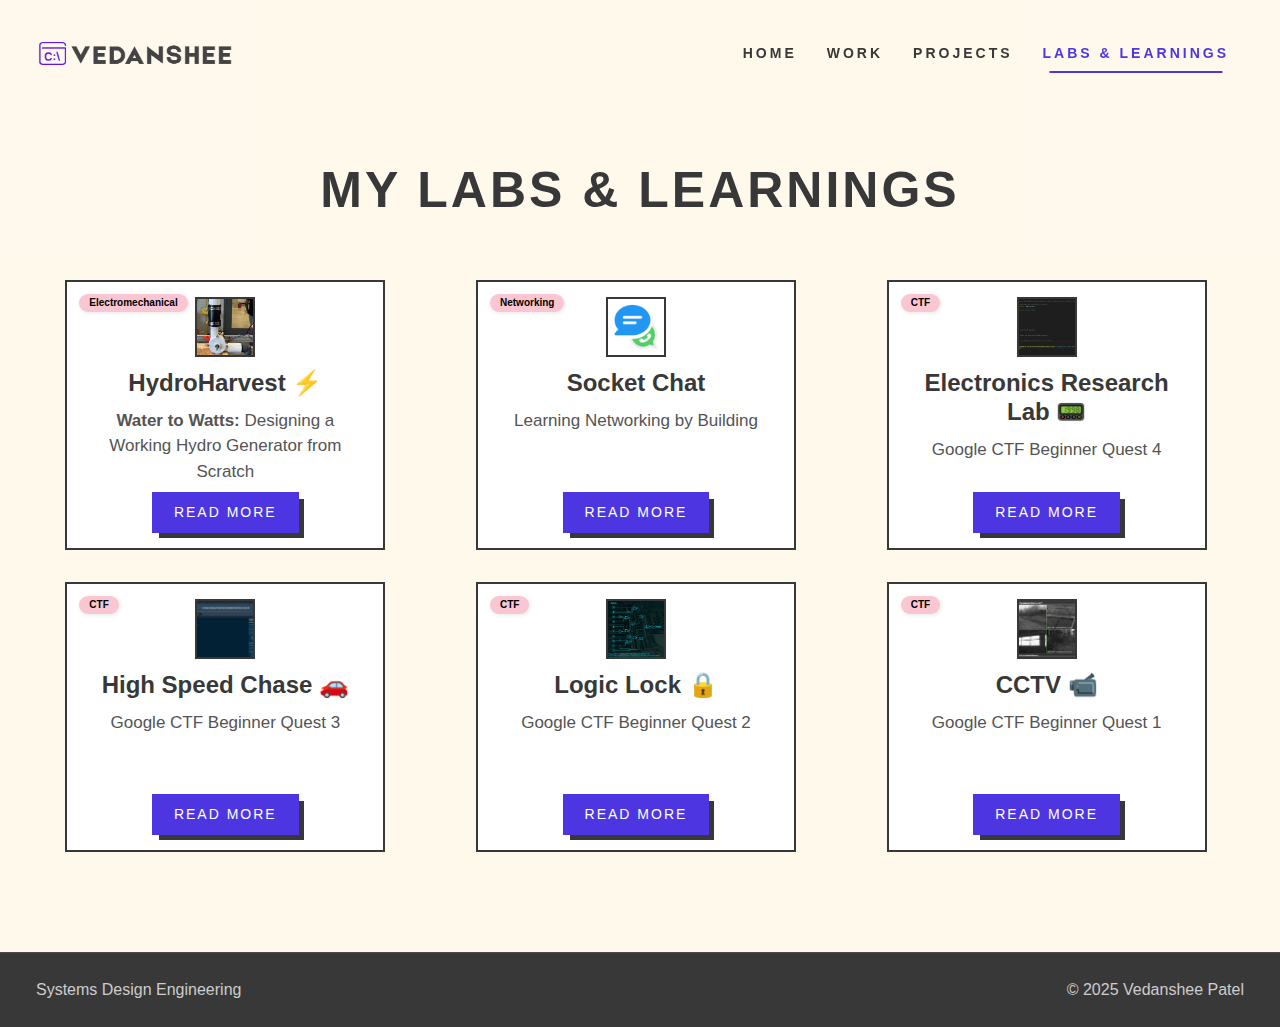
<file: labs&learning.html>
<!DOCTYPE html>
<html lang="en">

<head>
  <meta charset="UTF-8">
  <meta http-equiv="X-UA-Compatible" content="IE=edge">
  <meta name="viewport" content="width=device-width, initial-scale=1.0">

  <title>Vedanshee | Labs & Learnings</title>
  <meta name="title" content="Vedanshee | Labs & Learnings">
  <meta name="description" content="This is a personal portfolio made by Vedanshee">

<!-- CSS links -->
  <link rel="stylesheet" href="./assets/styles/root.css">
  <link rel="stylesheet" href="./assets/styles/main.css">
  <link rel="stylesheet" href="./assets/styles/pages/labs.css">
  <link rel="stylesheet" href="./assets/styles/components/card.css">

</head>
<body>

<!-- Header -->

  <header class="header" data-header>
    <div class="container">

      <a href="./index.html" class="logo">
        <img src="./assets/images/Logo.png" width="200" height="350" alt="Vedanshee home">
      </a>

      <nav class="navbar" data-navbar>
        <ul class="navbar-list">

          <li class="navbar-item">
            <a href="./index.html" class="label-lg navbar-link has-after">Home</a>
          </li>

          <li class="navbar-item">
            <a href="./work.html" class="label-lg navbar-link has-after">Work</a>
          </li>

          <li class="navbar-item">
            <a href="./projects.html" class="label-lg navbar-link has-after">Projects</a>
          </li>

          <li class="navbar-item">
            <a href="#" class="label-lg navbar-link has-after active">Labs & Learnings</a>
          </li>

        </ul>
      </nav>

      <button class="nav-toggle-btn" aria-label="menu" data-nav-toggler>
        <ion-icon name="menu-outline" aria-hidden="true"></ion-icon>
      </button>

    </div>
  </header>

  <main>
    <article>
    
      <!-- Labs and Learning -->
      <section class="section labs" aria-labelledby="labs-label">
  <div class="container">

    <h2 class="section-title headline-md text-center" id="labs-label">My Labs & Learnings</h2>


    <ul class="labs-list">
  <li>
    <div class="card card-sm" style="background-color: hsl(0, 0%, 100%)">
        <span class="card-badge">Electromechanical</span>
      <div class="card-media">
        <img src="./assets/images/Labs/Hydroharvest_gallery/Hydro_harvest.jpg" alt="SYDE 361" class="card-img">
      </div>
      <div class="card-content">
      <h3 class="card-title title-sm">HydroHarvest ⚡️</h3>
      <div class="card-text-wrapper">
        <p class="body-sm"><strong>Water to Watts: </strong> Designing a Working Hydro Generator from Scratch</p>
      </div>
       <button class="btn btn-small btn-primary" onclick="window.location.href='./Writeups/Hydroharvest.html'">Read More</button>
    </div>
  </div>
  </li>

  <li>
    <div class="card card-sm" style="background-color: hsl(0, 0%, 100%)">
        <span class="card-badge">Networking</span>
      <div class="card-media">
        <img src="./assets/images/Labs/SocketChat_gallery/ChatMessage.png" alt="Chat" class="card-img">
      </div>
      <div class="card-content">
      <h3 class="card-title title-sm">Socket Chat</h3>
      <div class="card-text-wrapper">
        <p class="body-sm">Learning Networking by Building</p>
      </div>
      <button class="btn btn-small btn-primary" onclick="window.location.href='./Writeups/SocketChat.html'">Read More</button>
    </div>
  </div>
  </li>
  <li>
    <div class="card card-sm" style="background-color: hsl(0, 0%, 100%)">
        <span class="card-badge">CTF</span>
      <div class="card-media">
        <img src="./assets/images/Labs/CTF_gallery/Four/script.png" alt="CCTV" class="card-img">
      </div>
      <div class="card-content">
      <h3 class="card-title title-sm">Electronics Research Lab 📟</h3>
      <div class="card-text-wrapper">
        <p class="body-sm">Google CTF Beginner Quest 4</p>
      </div>
      <button class="btn btn-small btn-primary" onclick="window.location.href='./Writeups/Electronics_Lab.html'">Read More</button>
    </div>
  </div>
  </li>
  <li>
    <div class="card card-sm" style="background-color: hsl(0, 0%, 100%)">
        <span class="card-badge">CTF</span>
      <div class="card-media">
        <img src="./assets/images/Labs/CTF_gallery/Three/flag.png" alt="High Speed Chase" class="card-img">
      </div>
      <div class="card-content">
      <h3 class="card-title title-sm">High Speed Chase 🚗</h3>
      <div class="card-text-wrapper">
        <p class="body-sm">Google CTF Beginner Quest 3</p>
      </div>
      <button class="btn btn-small btn-primary" onclick="window.location.href='./Writeups/Speed_Chase.html'">Read More</button>
    </div>
  </div>
  </li>

  <li>
    <div class="card card-sm" style="background-color: hsl(0, 0%, 100%)">
        <span class="card-badge">CTF</span>
      <div class="card-media">
        <img src="./assets/images/Labs/CTF_gallery/Two/file.png" alt="Logic lock" class="card-img">
      </div>
      <div class="card-content">
      <h3 class="card-title title-sm">Logic Lock 🔒</h3>
      <div class="card-text-wrapper">
        <p class="body-sm">Google CTF Beginner Quest 2</p>
      </div>
      <button class="btn btn-small btn-primary" onclick="window.location.href='./Writeups/Logic_Lock.html'">Read More</button>
    </div>
  </div>
  </li>

  <li>
    <div class="card card-sm" style="background-color: hsl(0, 0%, 100%)">
        <span class="card-badge">CTF</span>
      <div class="card-media">
        <img src="./assets/images/Labs/CTF_gallery/One/LogIn.png" alt="CCTV" class="card-img">
      </div>
      <div class="card-content">
      <h3 class="card-title title-sm">CCTV 📹</h3>
      <div class="card-text-wrapper">
        <p class="body-sm">Google CTF Beginner Quest 1</p>
      </div>
      <button class="btn btn-small btn-primary" onclick="window.location.href='./Writeups/CCTV.html'">Read More</button>
    </div>
  </div>
  </li>
</ul>
</div>
</section>
</article>
</main>


<!-- Footer -->

  <footer class="footer">
    <div class="container">
      <p class="text-center">Systems Design Engineering</p>
      <p class="text-center">&copy; 2025 Vedanshee Patel</p>

    </div>
  </footer>
    <script src="assets/js/main.js"></script>
        </body>
        </html>
</file>
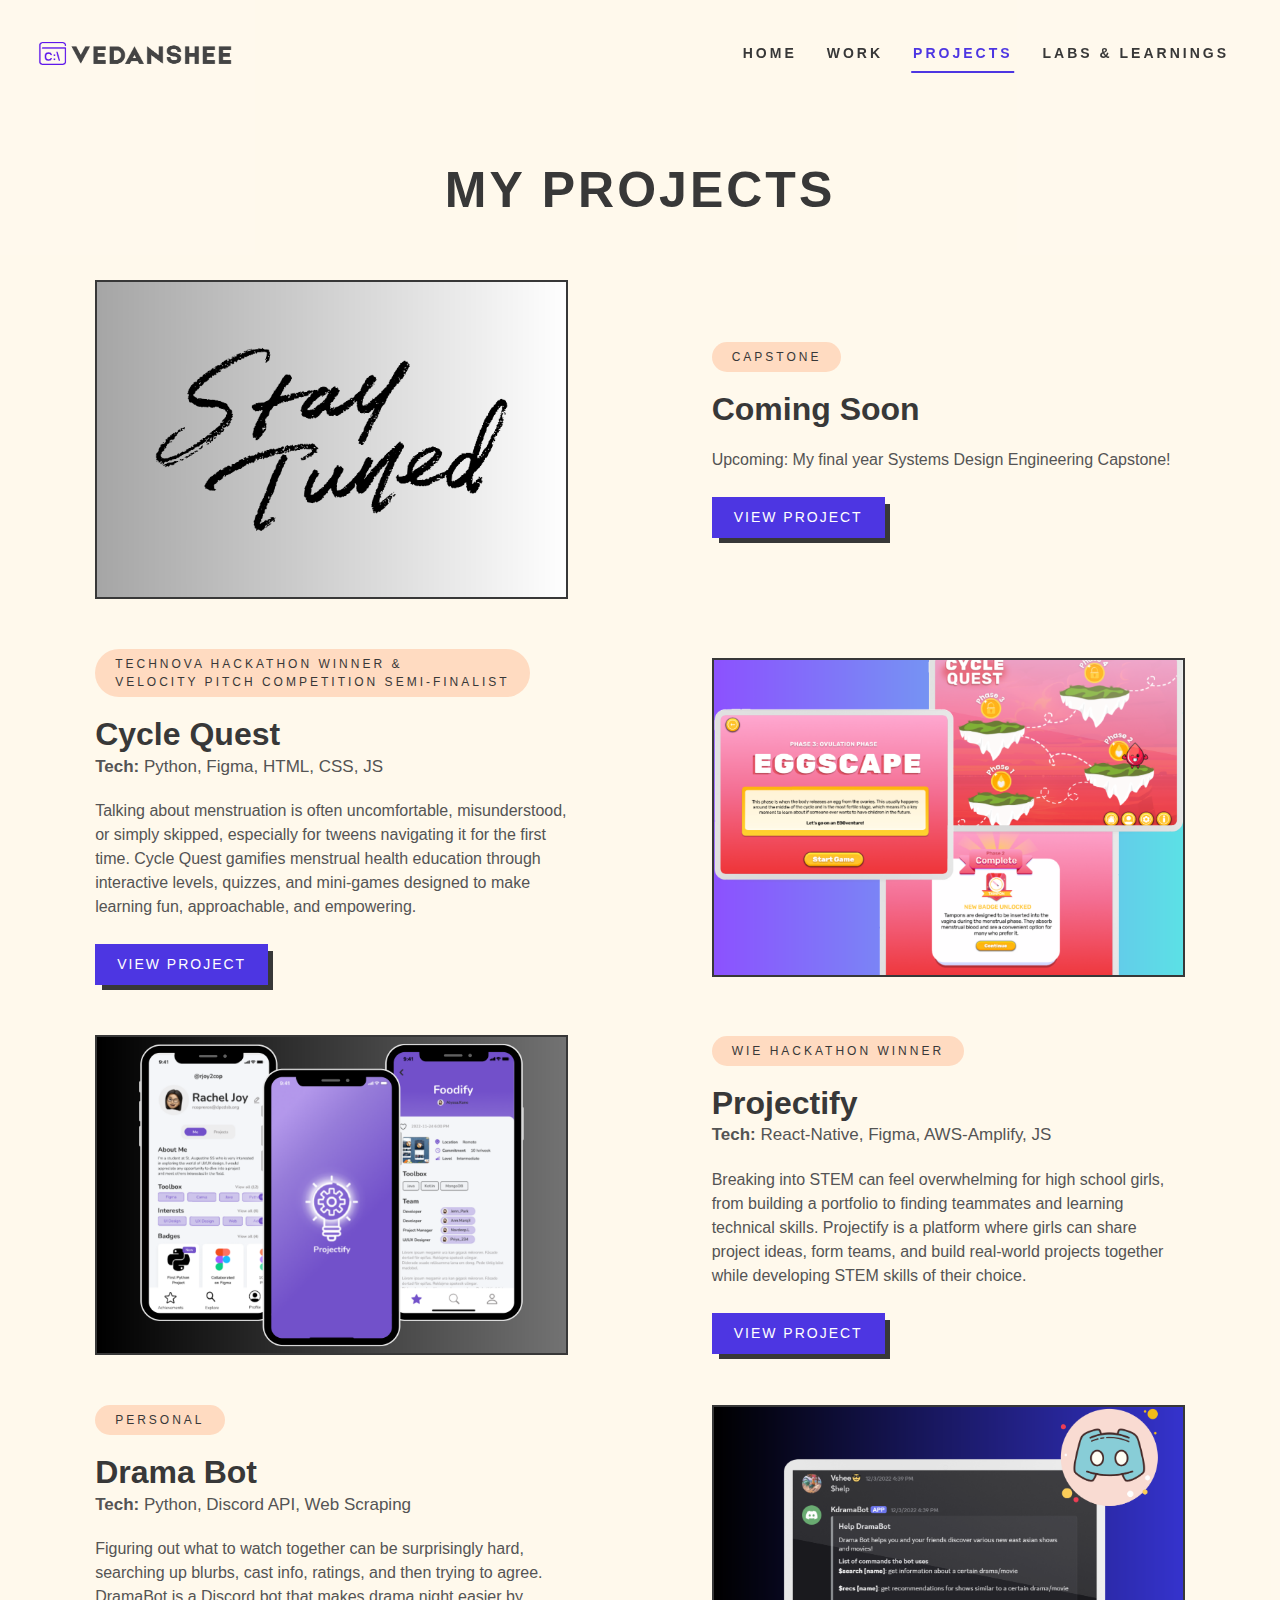
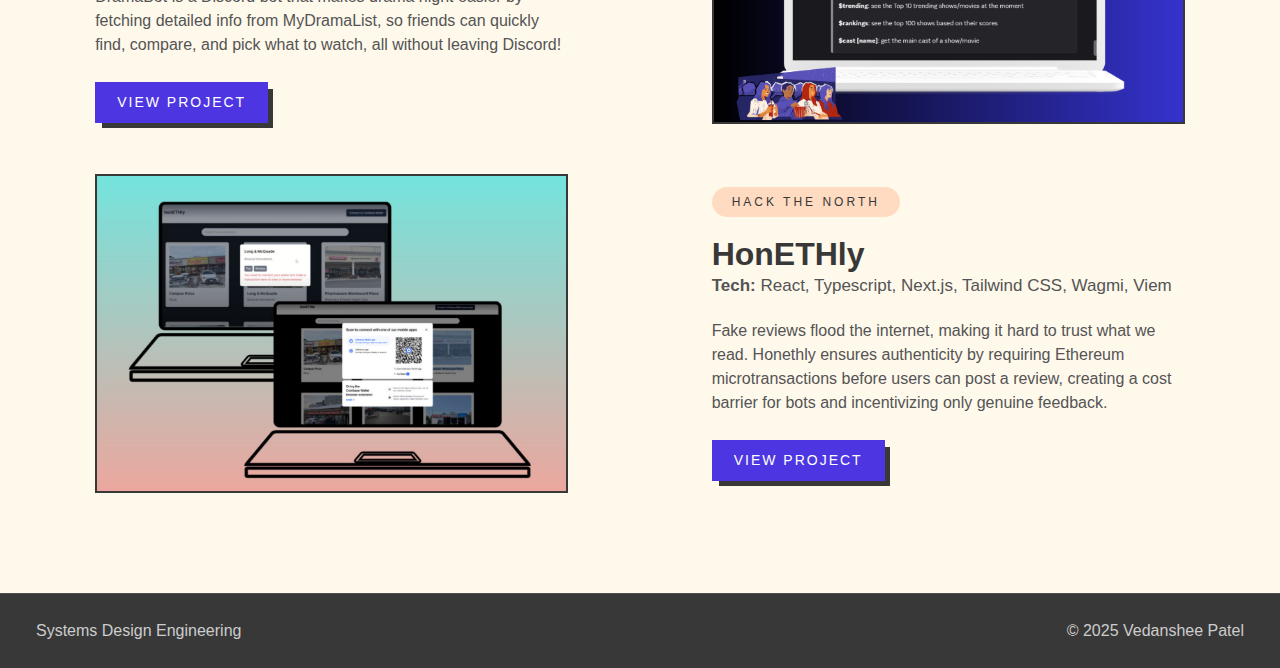
<file: projects.html>
<!DOCTYPE html>
<html lang="en">

<head>
  <meta charset="UTF-8">
  <meta http-equiv="X-UA-Compatible" content="IE=edge">
  <meta name="viewport" content="width=device-width, initial-scale=1.0">

  <title>Vedanshee | Projects</title>
  <meta name="title" content="Vedanshee | Projects">
  <meta name="description" content="This is a personal portfolio made by Vedanshee">
 
<!-- CSS links -->
  <link rel="stylesheet" href="./assets/styles/root.css">
  <link rel="stylesheet" href="./assets/styles/pages/projects.css">
  <link rel="stylesheet" href="./assets/styles/main.css">

</head>
<body>

<!-- Header -->

  <header class="header" data-header>
    <div class="container">

      <a href="./index.html" class="logo">
        <img src="./assets/images/Logo.png" width="200" height="350" alt="Vedanshee home">
      </a>

      <nav class="navbar" data-navbar>
        <ul class="navbar-list">

          <li class="navbar-item">
            <a href="./index.html" class="label-lg navbar-link has-after">Home</a>
          </li>

          <li class="navbar-item">
            <a href="./work.html" class="label-lg navbar-link has-after">Work</a>
          </li>

          <li class="navbar-item">
            <a href="#" class="label-lg navbar-link has-after active">Projects</a>
          </li>

          <li class="navbar-item">
            <a href="./labs&learning.html" class="label-lg navbar-link has-after">Labs & Learnings</a>
          </li>

        </ul>
      </nav>

      <button class="nav-toggle-btn" aria-label="menu" data-nav-toggler>
        <ion-icon name="menu-outline" aria-hidden="true"></ion-icon>
      </button>

    </div>
  </header>

  <main>
    <article>

      <!-- Projects -->

      <section class="section projects" aria-labelledby="projects-label">
        <div class="container">

          <h2 class="section-title headline-md text-center" id="projects-label">My Projects</h2>

          <ul class="projects-list">
             <li>
              <div class="projects-card">

                <div class="card-banner img-holder" style="--width: 800; --height: 540;">
                  <img src="./assets/images/Project/Capstone.png" width="800" height="540" loading="lazy"
                    alt="Capstone" class="img-cover">
                  
                </div>

                <div class="card-content">

                  <span class="chip label-md">Capstone</span>

                  <h3 class="title-md">Coming Soon</h3>

                  <p class="card-text">
                    Upcoming: My final year Systems Design Engineering Capstone!
                  </p>

                  <a href="#" class="btn btn-primary">View Project</a>

                </div>

              </div>
            </li>

            <li>
              <div class="projects-card">

                <div class="card-banner img-holder" style="--width: 800; --height: 540;">
                  <img src="./assets/images/Project/Cycle_quest.png" width="800" height="540" loading="lazy"
                    alt="Cycle Quest" class="img-cover">

               
                </div>

                <div class="card-content">

                  <span class="chip label-md">TechNova Hackathon Winner & <br> Velocity Pitch Competition Semi-Finalist</span>

                  <h3 class="title-md">Cycle Quest</h3>
                    <p class="body-sm">
                    <strong>Tech:</strong> Python, Figma, HTML, CSS, JS
                  </p>

                  <p class="card-text">
                    Talking about menstruation is often uncomfortable, misunderstood, or simply skipped, especially for tweens navigating it for the first time. Cycle Quest gamifies menstrual health education through interactive levels, quizzes, and mini-games designed to make learning fun, approachable, and empowering.
                  </p>
                

                  <a href="https://github.com/miaisakovic/cycle-quest" class="btn btn-primary">View Project</a>

                </div>

              </div>
            </li>

            <li>
              <div class="projects-card">

                <div class="card-banner img-holder" style="--width: 800; --height: 540;">
                  <img src="./assets/images/Project/Projectify.png" width="800" height="540" loading="lazy"
                    alt="Projectify" class="img-cover">

                  
                </div>

                <div class="card-content">

                  <span class="chip label-md">WiE Hackathon Winner</span>

                  <h3 class="title-md">Projectify</h3>
                  <p class="body-sm">
                    <strong>Tech:</strong> React-Native, Figma, AWS-Amplify, JS
                  </p>

                  <p class="card-text">
                    Breaking into STEM can feel overwhelming for high school girls, from building a portfolio to finding teammates and learning technical skills.
Projectify is a platform where girls can share project ideas, form teams, and build real-world projects together while developing STEM skills of their choice.
                  </p>

                  <a href="https://github.com/niharikasrivatsa/Projectify" class="btn btn-primary">View Project</a>

                </div>

              </div>
            </li>

            <li>
              <div class="projects-card">

                <div class="card-banner img-holder" style="--width: 800; --height: 540;">
                  <img src="./assets/images/Project/DramaBot.png" width="800" height="540" loading="lazy"
                    alt="DramaBot" class="img-cover">

                </div>

                <div class="card-content">

                  <span class="chip label-md">Personal</span>

                  <h3 class="title-md">Drama Bot</h3>
                  <p class="body-sm">
                    <strong>Tech:</strong> Python, Discord API, Web Scraping
                  </p>

                  <p class="card-text">
                   Figuring out what to watch together can be surprisingly hard, searching up blurbs, cast info, ratings, and then trying to agree.
DramaBot is a Discord bot that makes drama night easier by fetching detailed info from MyDramaList, so friends can quickly find, compare, and pick what to watch, all without leaving Discord!
                  </p>

                  <a href="https://github.com/vedansheepatel/Discord_Bot" class="btn btn-primary">View Project</a>

                </div>

              </div>
            </li>

            <li>
              <div class="projects-card">

                <div class="card-banner img-holder" style="--width: 800; --height: 540;">
                  <img src="./assets/images/Project/honethly.png" width="800" height="540" loading="lazy"
                    alt="HonETHly" class="img-cover">
                  
                </div>

                <div class="card-content">

                  <span class="chip label-md">Hack The North</span>

                  <h3 class="title-md">HonETHly</h3>
                   <p class="body-sm">
                    <strong>Tech:</strong> React, Typescript, Next.js, Tailwind CSS, Wagmi, Viem
                  </p>

                  <p class="card-text">
                    Fake reviews flood the internet, making it hard to trust what we read.
Honethly ensures authenticity by requiring Ethereum microtransactions before users can post a review, creating a cost barrier for bots and incentivizing only genuine feedback.
                  </p>

                  <a href="https://github.com/mat-ng/honethly" class="btn btn-primary">View Project</a>

                </div>

              </div>
            </li>

          </ul>

        </div>
      </section>

    </article>
  </main>

<!-- Footer -->

    <footer class="footer">
    <div class="container">
      <p class="text-center">Systems Design Engineering</p>
      <p class="text-center">&copy; 2025 Vedanshee Patel</p>

    </div>
  </footer>
    <script src="assets/js/main.js"></script>
        </body>
</html>
</file>
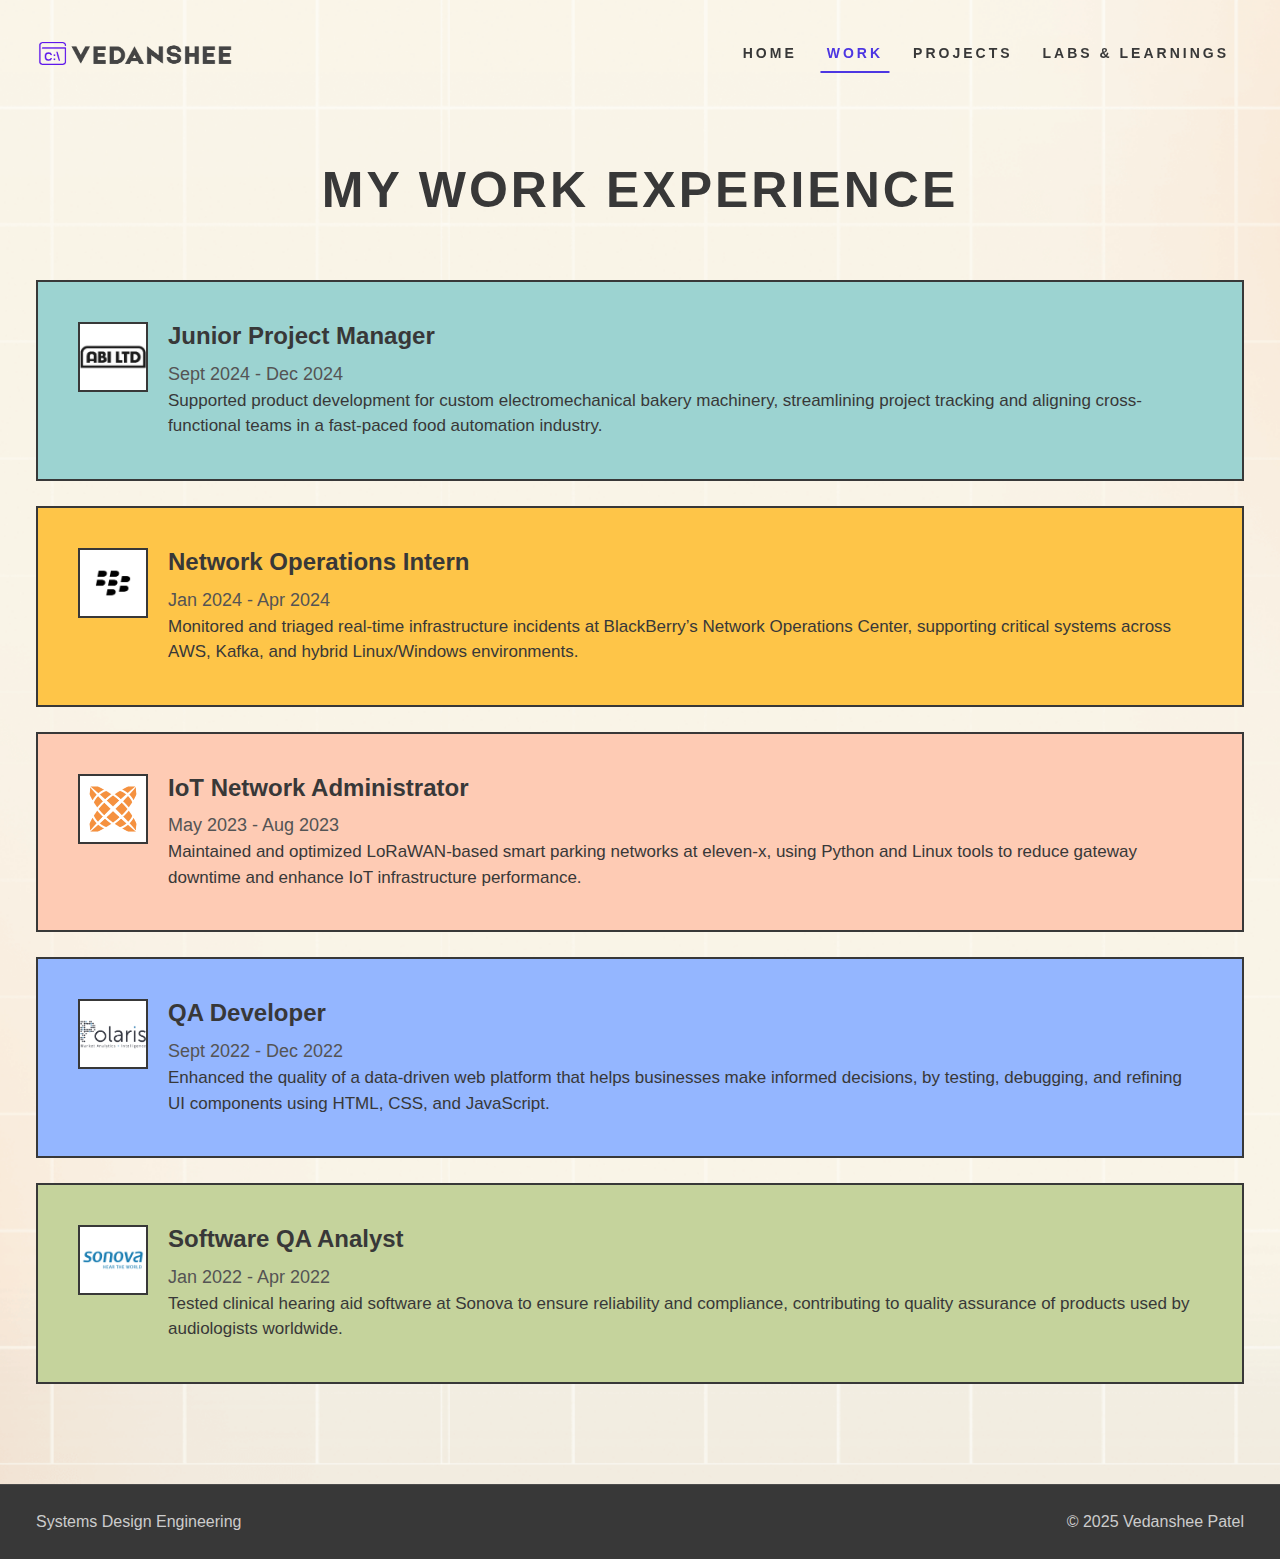
<file: work.html>
<!DOCTYPE html>
<html lang="en">

<head>
  <meta charset="UTF-8">
  <meta http-equiv="X-UA-Compatible" content="IE=edge">
  <meta name="viewport" content="width=device-width, initial-scale=1.0">

  <title>Vedanshee | Work</title>
  <meta name="title" content="Vedanshee | Work">
  <meta name="description" content="This is a personal portfolio made by Vedanshee">

 <!-- CSS links -->
  <link rel="stylesheet" href="./assets/styles/root.css">
  <link rel="stylesheet" href="./assets/styles/main.css">
  <link rel="stylesheet" href="./assets/styles/pages/work.css">
  <link rel="stylesheet" href="./assets/styles/components/card.css">
</head>

<body>

<!-- Header -->

  <header class="header" data-header>
    <div class="container">

      <a href="./index.html" class="logo">
        <img src="./assets/images/Logo.png" width="200" height="350" alt="Vedanshee home">
      </a>

      <nav class="navbar" data-navbar>
        <ul class="navbar-list">

          <li class="navbar-item">
            <a href="./index.html" class="label-lg navbar-link has-after">Home</a>
          </li>

          <li class="navbar-item">
            <a href="#" class="label-lg navbar-link has-after active">Work</a>
          </li>

          <li class="navbar-item">
            <a href="./projects.html" class="label-lg navbar-link has-after">Projects</a>
          </li>

          <li class="navbar-item">
            <a href="./labs&learning.html" class="label-lg navbar-link has-after">Labs & Learnings</a>
          </li>

        </ul>
      </nav>

      <button class="nav-toggle-btn" aria-label="menu" data-nav-toggler>
        <ion-icon name="menu-outline" aria-hidden="true"></ion-icon>
      </button>

    </div>
  </header>

  <main>
    <article>

<!-- Work -->

      <section class="section work has-bg-image" aria-labelledby="work-label"
        style="background-image: url('./assets/images/Work/Work-bg.png')">
        <div class="container">

          <h2 class="section-title headline-md text-center" id="work-label">My Work Experience</h2>

          <ul class="work-list">

            <li class="card-container">
              <div class="card card-md" style="background-color: hsl(177, 39%, 72%)">

                 <div class="card-media">
                <img src="./assets/images/Work/ABI_ltd" alt="ABI" class="card-img">
                </div>

                <div>
                  <h3 class="card-title title-sm">Junior Project Manager</h3>
                <p class="body-md">
                    Sept 2024 - Dec 2024
                  </p>
                  <p class="body-sm">
                    Supported product development for custom electromechanical bakery machinery, streamlining project tracking and aligning cross-functional teams in a fast-paced food automation industry.
                  </p>
                </div>

              </div>
            </li>

            <li class="card-container">
              <div class="card card-md" style="background-color: hsl(41, 99%, 64%)">

                 <div class="card-media">
                <img src="./assets/images/Work/Blackberry.png" alt="Blackberry" class="card-img">
                </div>

                <div>
                  <h3 class="card-title title-sm">Network Operations Intern</h3>
                  <p class="body-md">
                    Jan 2024 - Apr 2024
                  </p>    
                  <p class="body-sm">
                    Monitored and triaged real-time infrastructure incidents at BlackBerry’s Network Operations Center, supporting critical systems across AWS, Kafka, and hybrid Linux/Windows environments.
                  </p>
                </div>

              </div>
            </li>

            <li class="card-container">
              <div class="card card-md" style="background-color: hsl(19, 97%, 85%)">

                <div class="card-media">
                <img src="./assets/images/Work/Eleven-x.png" alt="Eleven-X" class="card-img">
                </div>

                <div>
                  <h3 class="card-title title-sm">IoT Network Administrator</h3>
                  <p class="body-md">
                    May 2023 - Aug 2023
                  </p> 
                  <p class="body-sm">
                    Maintained and optimized LoRaWAN-based smart parking networks at eleven-x, using Python and Linux tools to reduce gateway downtime and enhance IoT infrastructure performance.
                  </p>
                </div>

              </div>
            </li>

            <li class="card-container">
              <div class="card card-md" style="background-color: hsl(221, 100%, 79%)">

                <div class="card-media">
                <img src="./assets/images/Work/Polaris.png" alt="Polaris" class="card-img">
                </div>

                <div>
                  <h3 class="card-title title-sm">QA Developer</h3>
                  <p class="body-md">
                    Sept 2022 - Dec 2022
                  </p> 
                  <p class="body-sm">
                   Enhanced the quality of a data-driven web platform that helps businesses make informed decisions, by testing, debugging, and refining UI components using HTML, CSS, and JavaScript.
                  </p>
                </div>

              </div>
            </li>

            <li class="card-container">
              <div class="card card-md" style="background-color: hsl(76, 39%, 72%)">

                <div class="card-media">
                <img src="./assets/images/Work/Sonova.png" alt="Sonova" class="card-img">
                </div>

                <div>
                  <h3 class="card-title title-sm">Software QA Analyst</h3>
                  <p class="body-md">
                    Jan 2022 - Apr 2022
                  </p> 
                  <p class="body-sm">
                    Tested clinical hearing aid software at Sonova to ensure reliability and compliance, contributing to quality assurance of products used by audiologists worldwide.
                  </p>
                </div>

              </div>
            </li>

          </ul>

        </div>
      </section>

    </article>
  </main>

 <!-- Footer -->

  <footer class="footer">
    <div class="container">
      <p class="text-center">Systems Design Engineering</p>
      <p class="text-center">&copy; 2025 Vedanshee Patel</p>

    </div>
  </footer>
    <script src="assets/js/main.js"></script>
        </body>
  
</html>
</file>
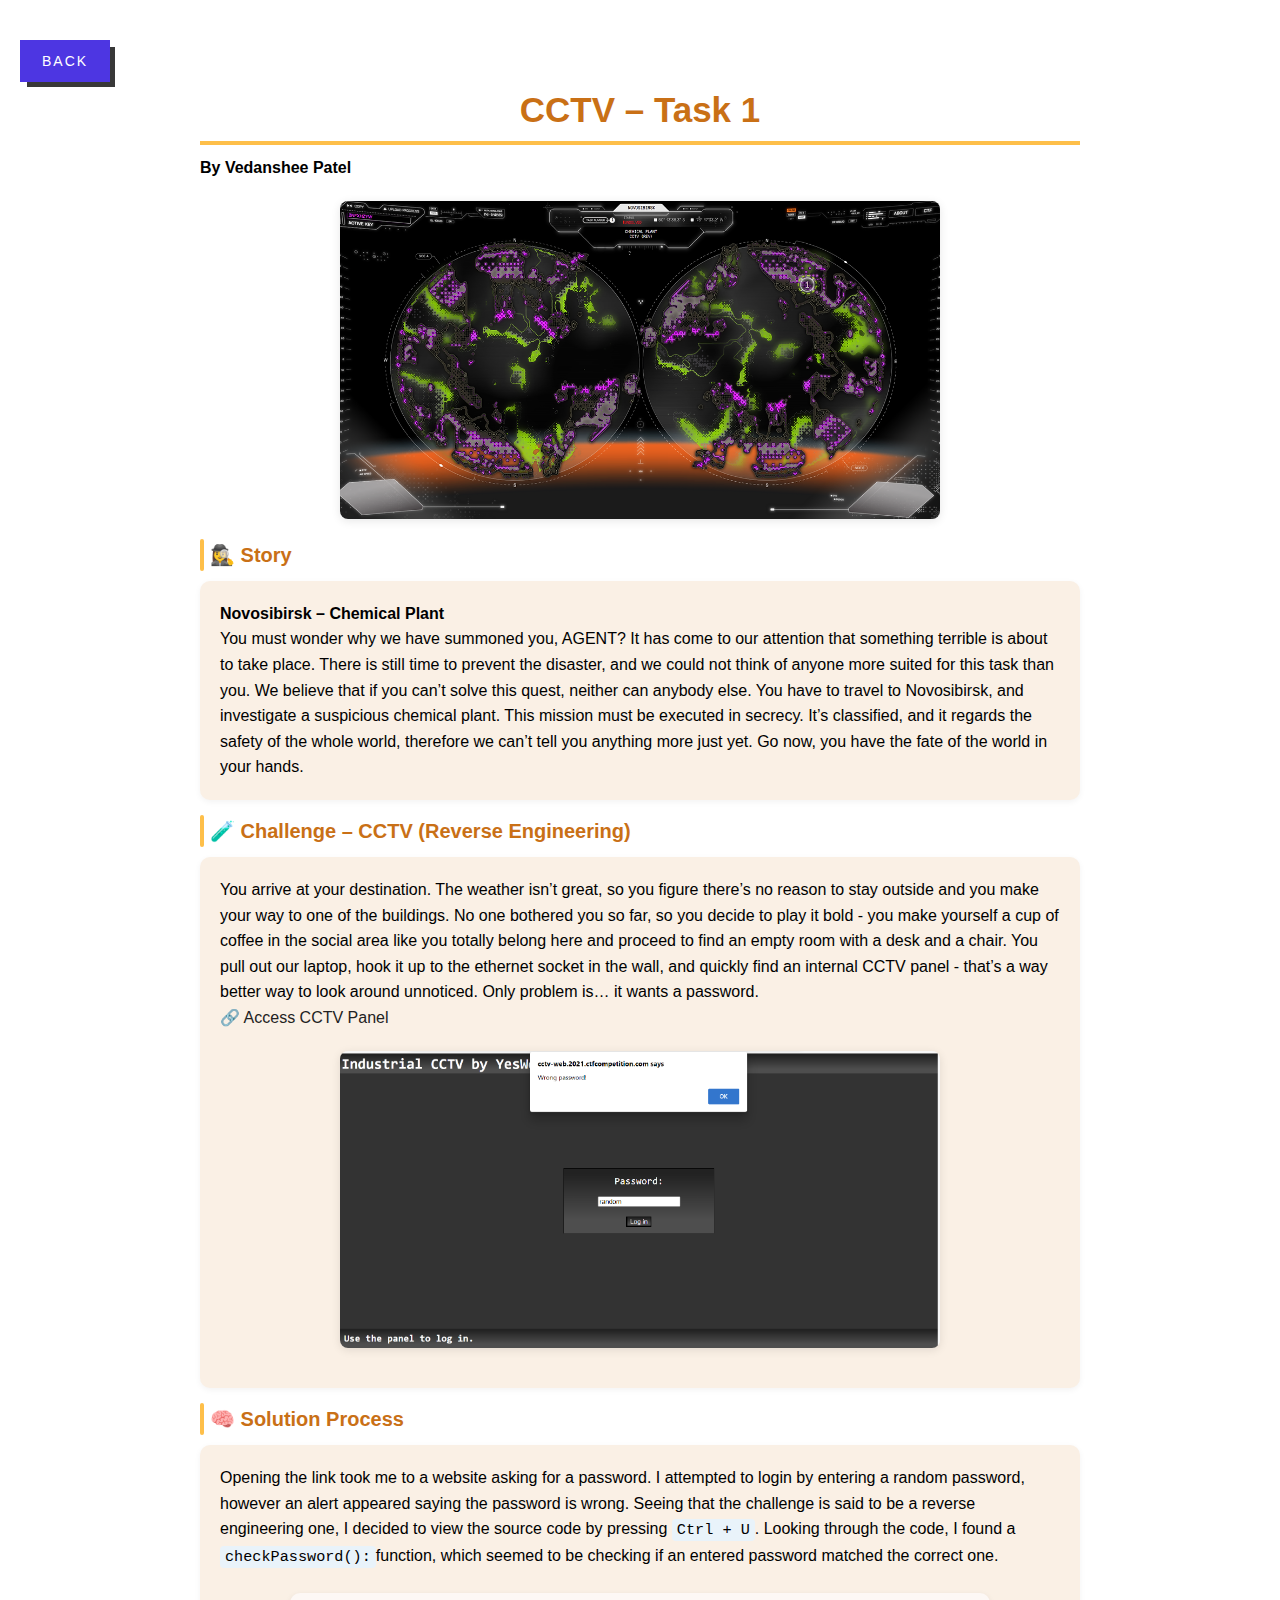
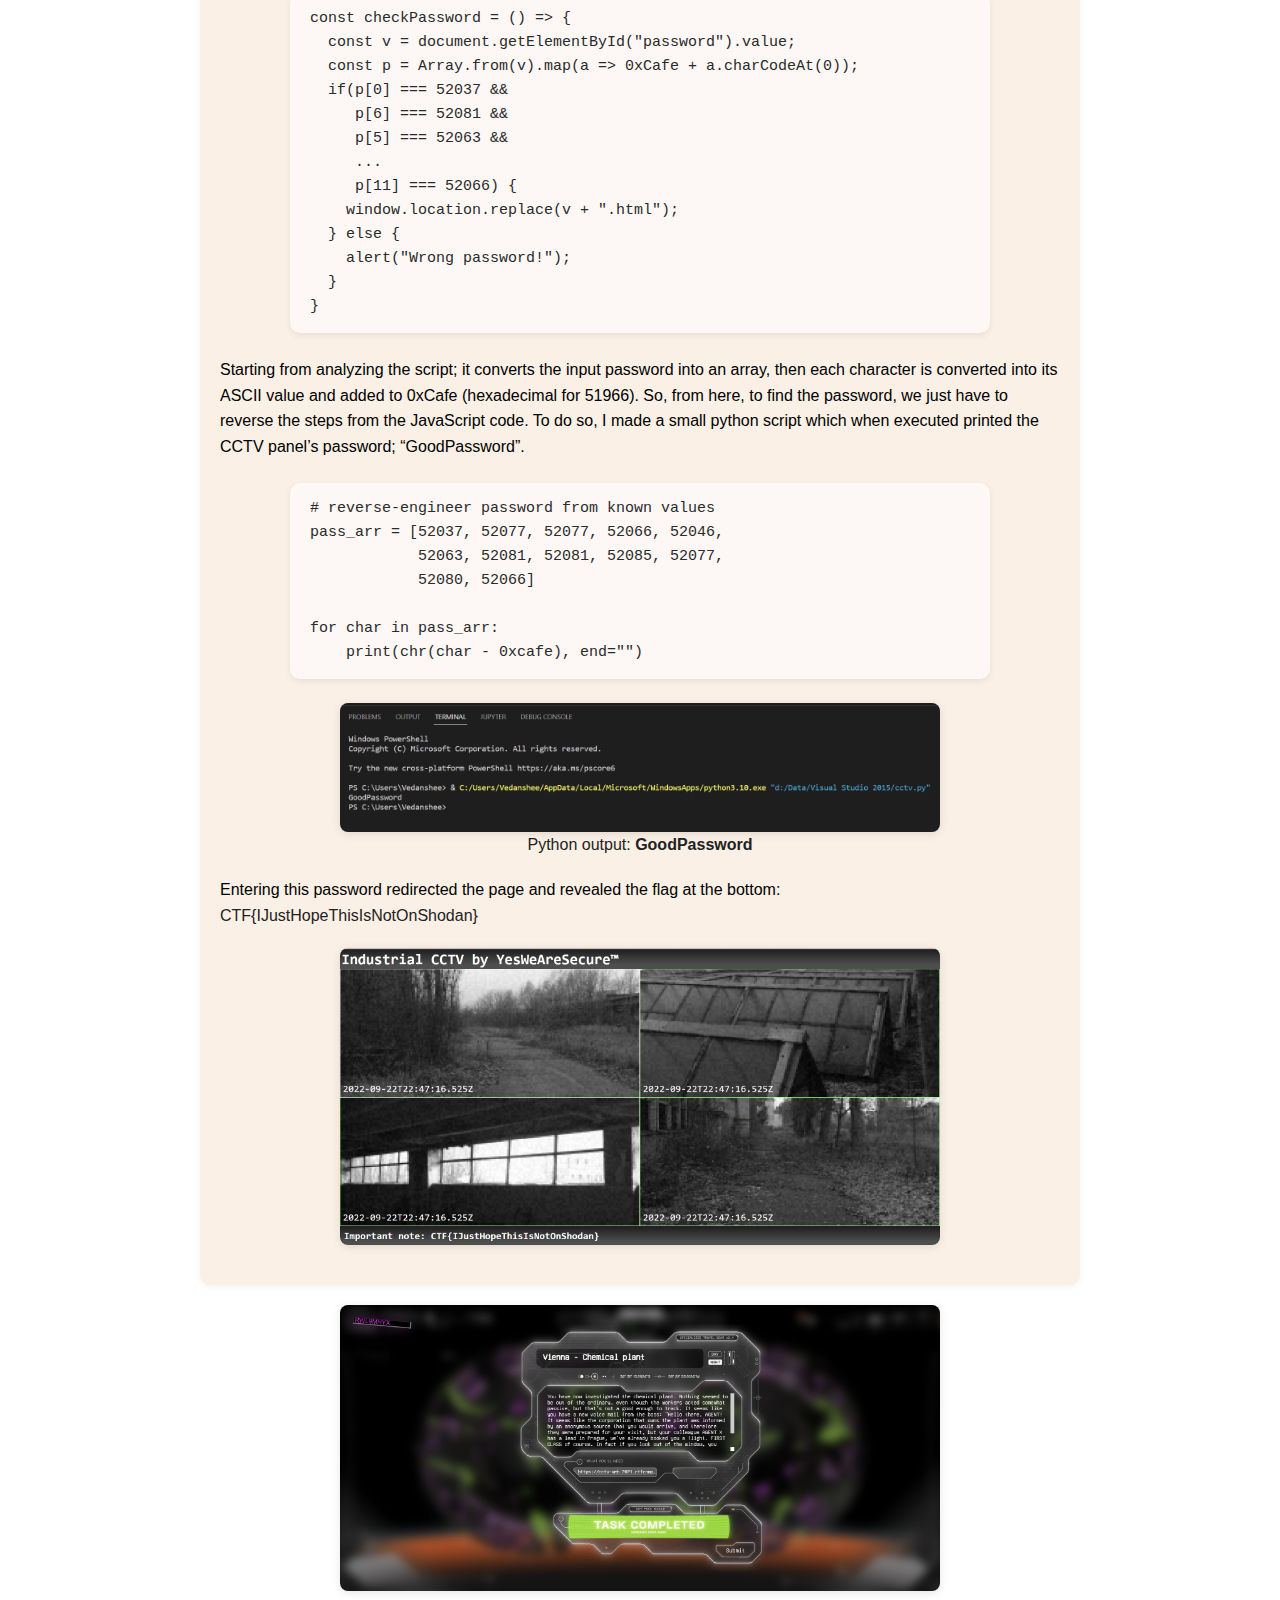
<file: Writeups/CCTV.html>
<!DOCTYPE html>
<html lang="en">

<head>
  <meta charset="UTF-8">
  <meta http-equiv="X-UA-Compatible" content="IE=edge">
  <meta name="viewport" content="width=device-width, initial-scale=1.0">

  <title>Vedanshee | CCTV</title>
  <meta name="title" content="Vedanshee | CCTV">
  <meta name="description" content="This is a personal portfolio made by Vedanshee">

  <link rel="stylesheet" href="../assets/styles/root.css">
  <link rel="stylesheet" href="../assets/styles/main.css">
  <link rel="stylesheet" href="../assets/styles/pages/labs.css">
  <link rel="stylesheet" href="../assets/styles/components/card.css">
  <link rel="stylesheet" href="../assets/styles/pages/writeups.css">

</head>
<body>

<section id="cctv">

<button class="btn btn-small btn-primary" onclick="window.location.href='../labs&learning.html'">back</button>
<div class = "container">
  <h1>CCTV – Task 1</h1>
  <p><strong>By Vedanshee Patel</strong></p>

  <figure>
    <img src="../assets/images/Labs/CTF_gallery/One/OneIntro.png" alt="CCTV Mission Image">
  </figure>

  <h2>🕵️‍♀️ Story</h2>
  <p class="outlined">
    <strong>Novosibirsk – Chemical Plant</strong><br>
    You must wonder why we have summoned you, AGENT? It has come to our attention that something terrible is about to take place. There is still time to prevent the disaster, and we could not think of anyone more suited for this task than you. We believe that if you can’t solve this quest, neither can anybody else. You have to travel to Novosibirsk, and investigate a suspicious chemical plant. This mission must be executed in secrecy. It’s classified, and it regards the safety of the whole world, therefore we can’t tell you anything more just yet. Go now, you have the fate of the world in your hands.
  </p>

  <h2>🧪 Challenge – CCTV (Reverse Engineering)</h2>
  <div class="outlined">
  <p>
    You arrive at your destination. The weather isn’t great, so you figure there’s no reason to stay outside and you make your way to one of the buildings. No one bothered you so far, so you decide to play it bold - you make yourself a cup of coffee in the social area like you totally belong here and proceed to find an empty room with a desk and a chair. You pull out our laptop, hook it up to the ethernet socket in the wall, and quickly find an internal CCTV panel - that’s a way better way to look around unnoticed. Only problem is… it wants a password.
  </p>

  <a href="https://cctv-web.2021.ctfcompetition.com/" target="_blank">🔗 Access CCTV Panel</a>

  <figure>
    <img src="../assets/images/Labs/CTF_gallery/One/WrongPwd.png" alt="CCTV login prompt">
  </figure>
</div>
  <h2>🧠 Solution Process</h2>
  <div class="outlined">
  <p>
    Opening the link took me to a website asking for a password. I attempted to login by entering a random password, however an alert appeared saying the password is wrong. Seeing that the challenge is said to be a reverse engineering one, I decided to view the source code by pressing <code>Ctrl + U</code>. Looking through the code, I found a <code>checkPassword():</code>function, which seemed to be checking if an entered password matched the correct one. 
  </p>

  <code-block>const checkPassword = () => {
  const v = document.getElementById("password").value;
  const p = Array.from(v).map(a => 0xCafe + a.charCodeAt(0));
  if(p[0] === 52037 &&
     p[6] === 52081 &&
     p[5] === 52063 &&
     ...
     p[11] === 52066) {
    window.location.replace(v + ".html");
  } else {
    alert("Wrong password!");
  }
}
</code-block>

  <p>
    Starting from analyzing the script; it converts the input password into an array, then each character is converted into its ASCII value and added to 0xCafe (hexadecimal for 51966). So, from here, to find the password, we just have to reverse the steps from the JavaScript code. To do so, I made a small python script which when executed printed the CCTV panel’s password; “GoodPassword”.

  <code-block># reverse-engineer password from known values
pass_arr = [52037, 52077, 52077, 52066, 52046, 
            52063, 52081, 52081, 52085, 52077, 
            52080, 52066]

for char in pass_arr:
    print(chr(char - 0xcafe), end="")</code-block>

  <figure>
    <img src="../assets/images/Labs/CTF_gallery/One/Code.png"Python output showing password">
    <figcaption>Python output: <strong>GoodPassword</strong></figcaption>
  </figure>

  <p>
    Entering this password redirected the page and revealed the flag at the bottom:
  </p>

  <blockquote>CTF{IJustHopeThisIsNotOnShodan}</blockquote>

  <figure>
    <img src="../assets/images/Labs/CTF_gallery/One/LogIn.png" alt="Flag screen part 1">
  </figure>
</div>
  <figure>
    <img src="../assets/images/Labs/CTF_gallery/One/TaskCompleted.png" alt="Flag screen part 2">
  </figure>
  </div>
  </div>

</section>


</body>
</html>
</file>
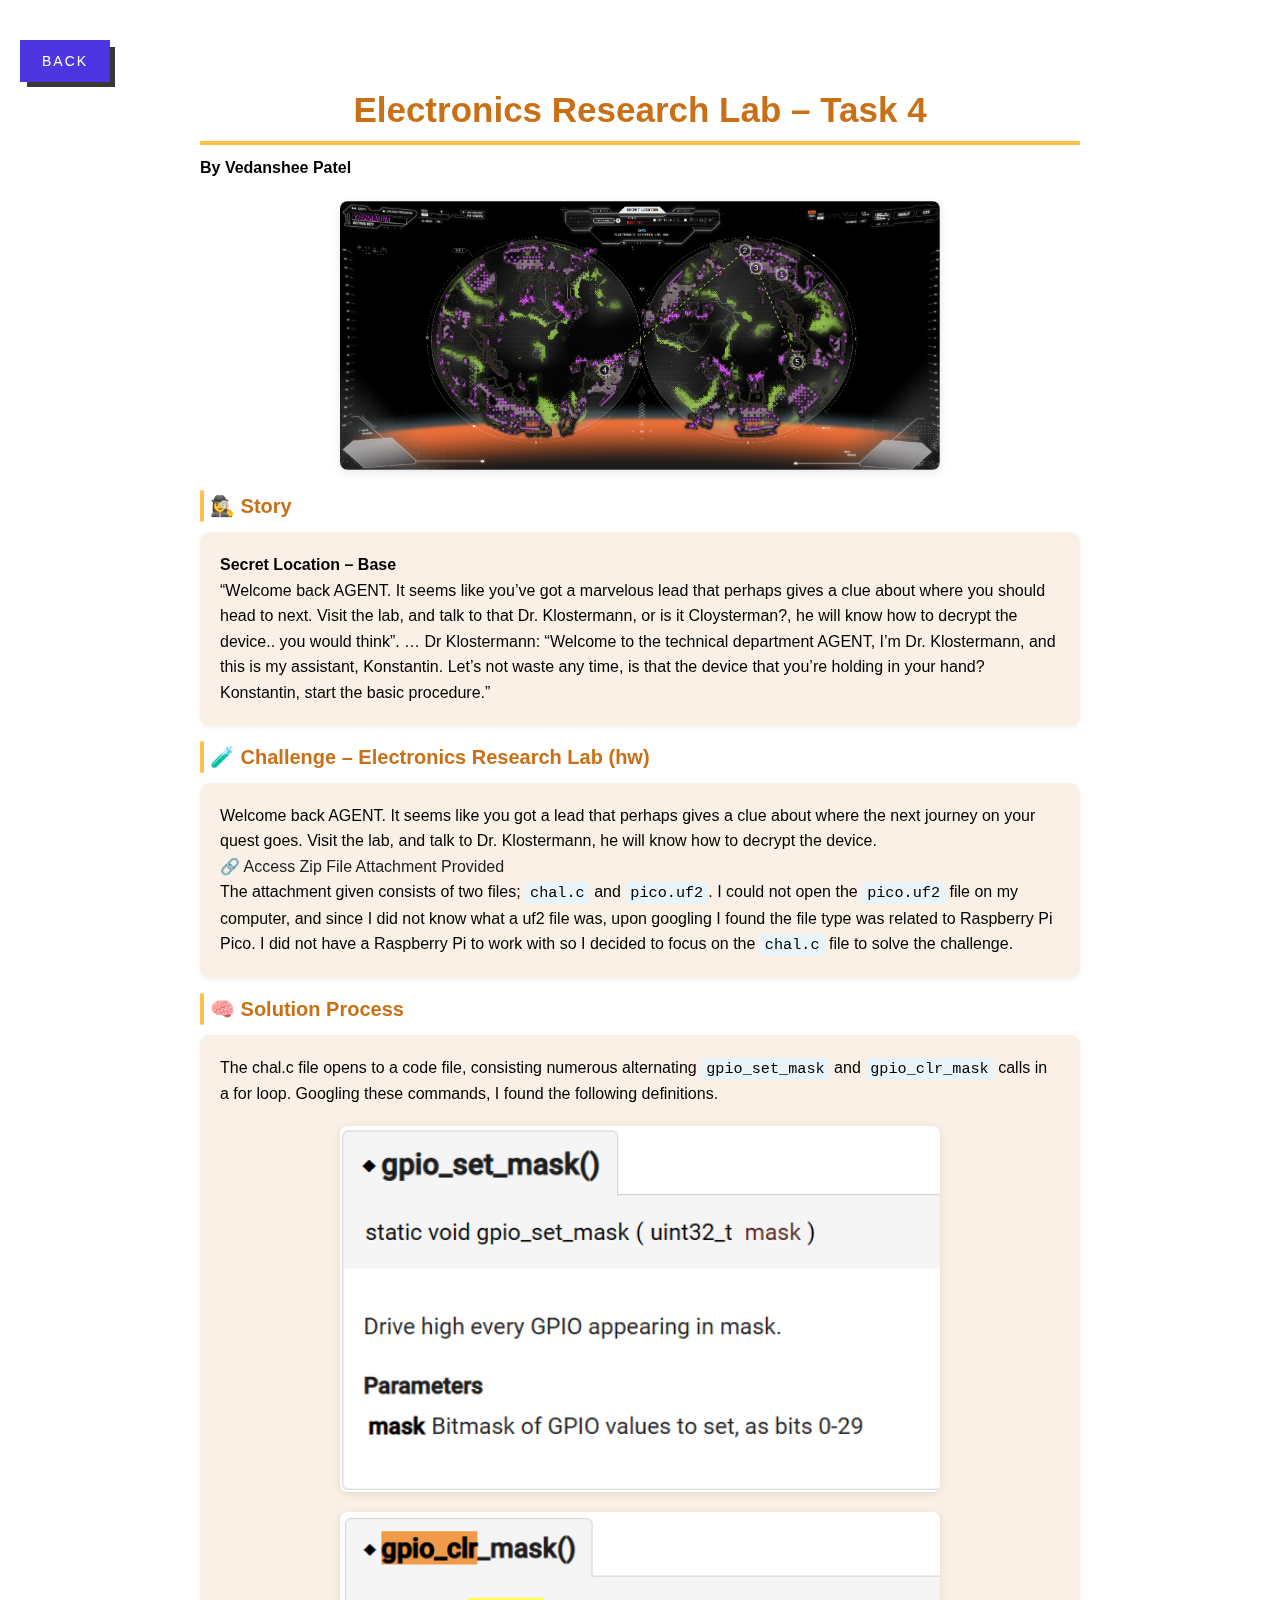
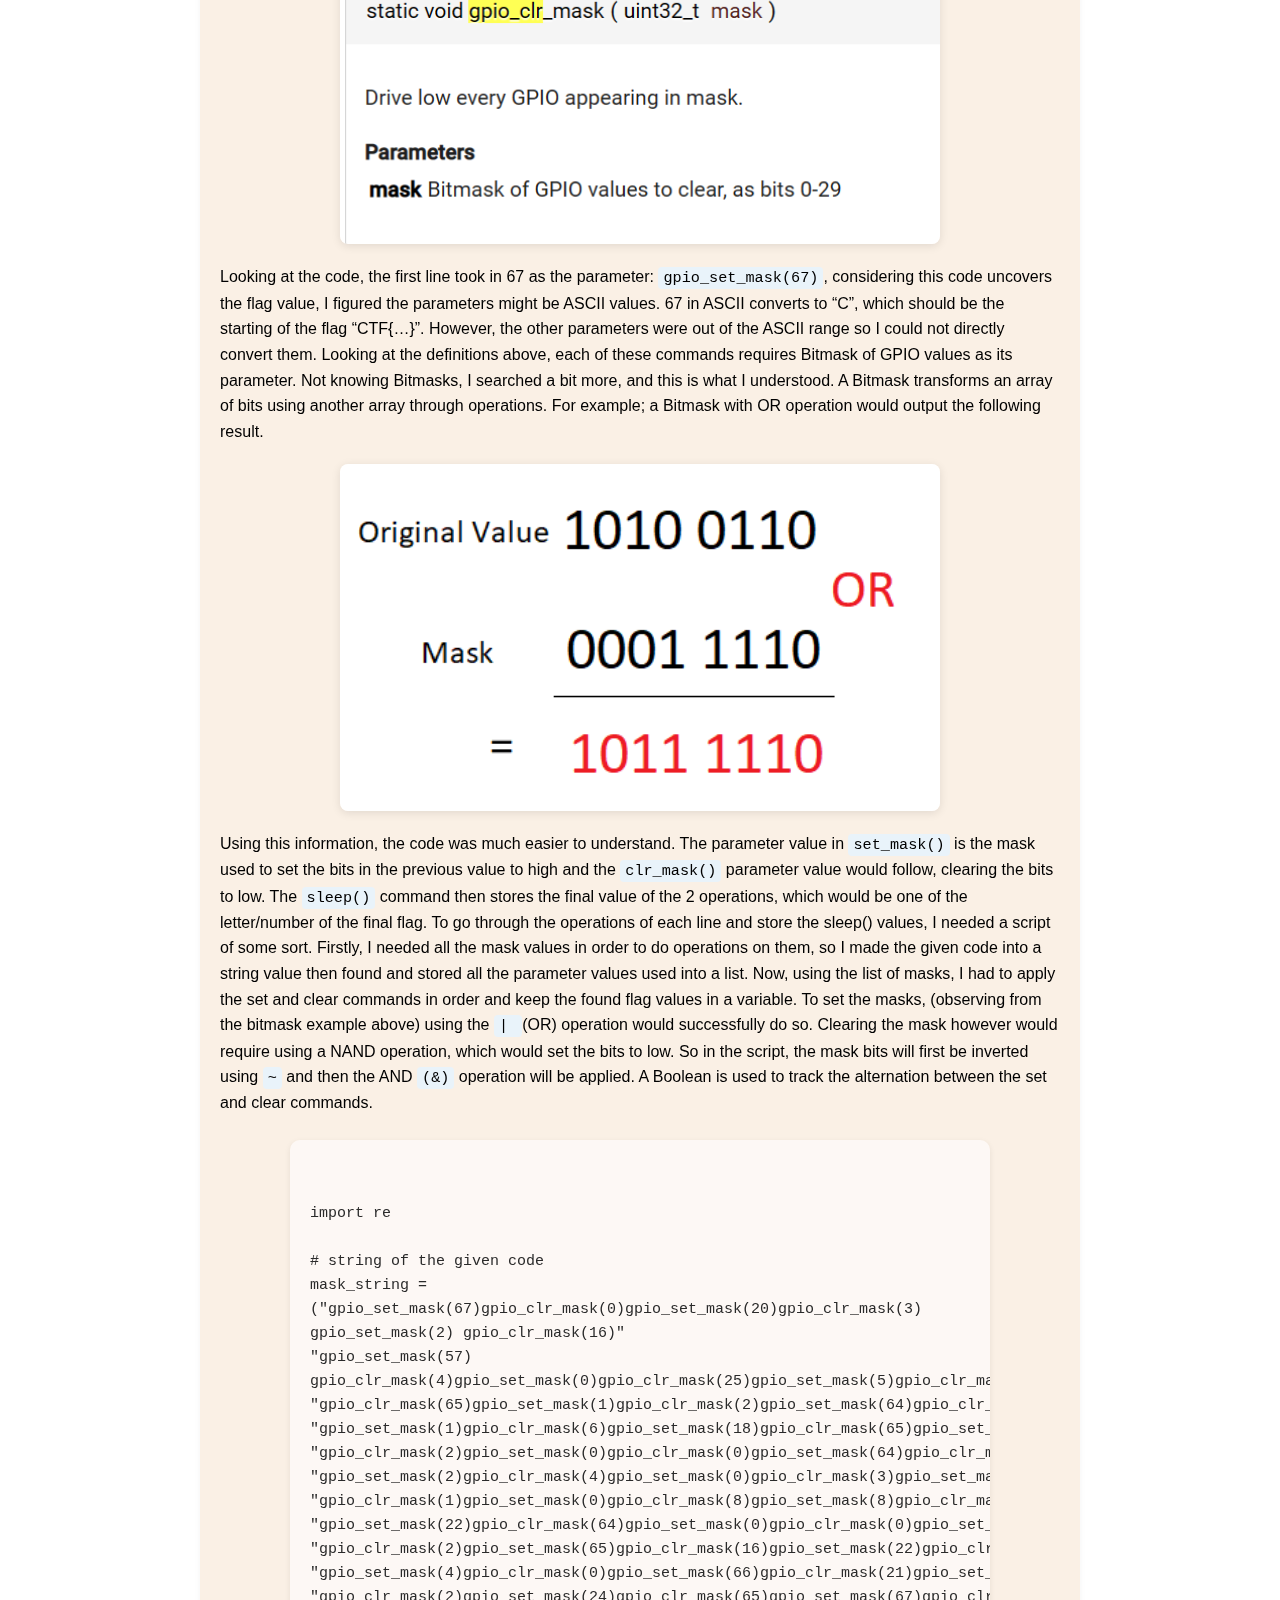
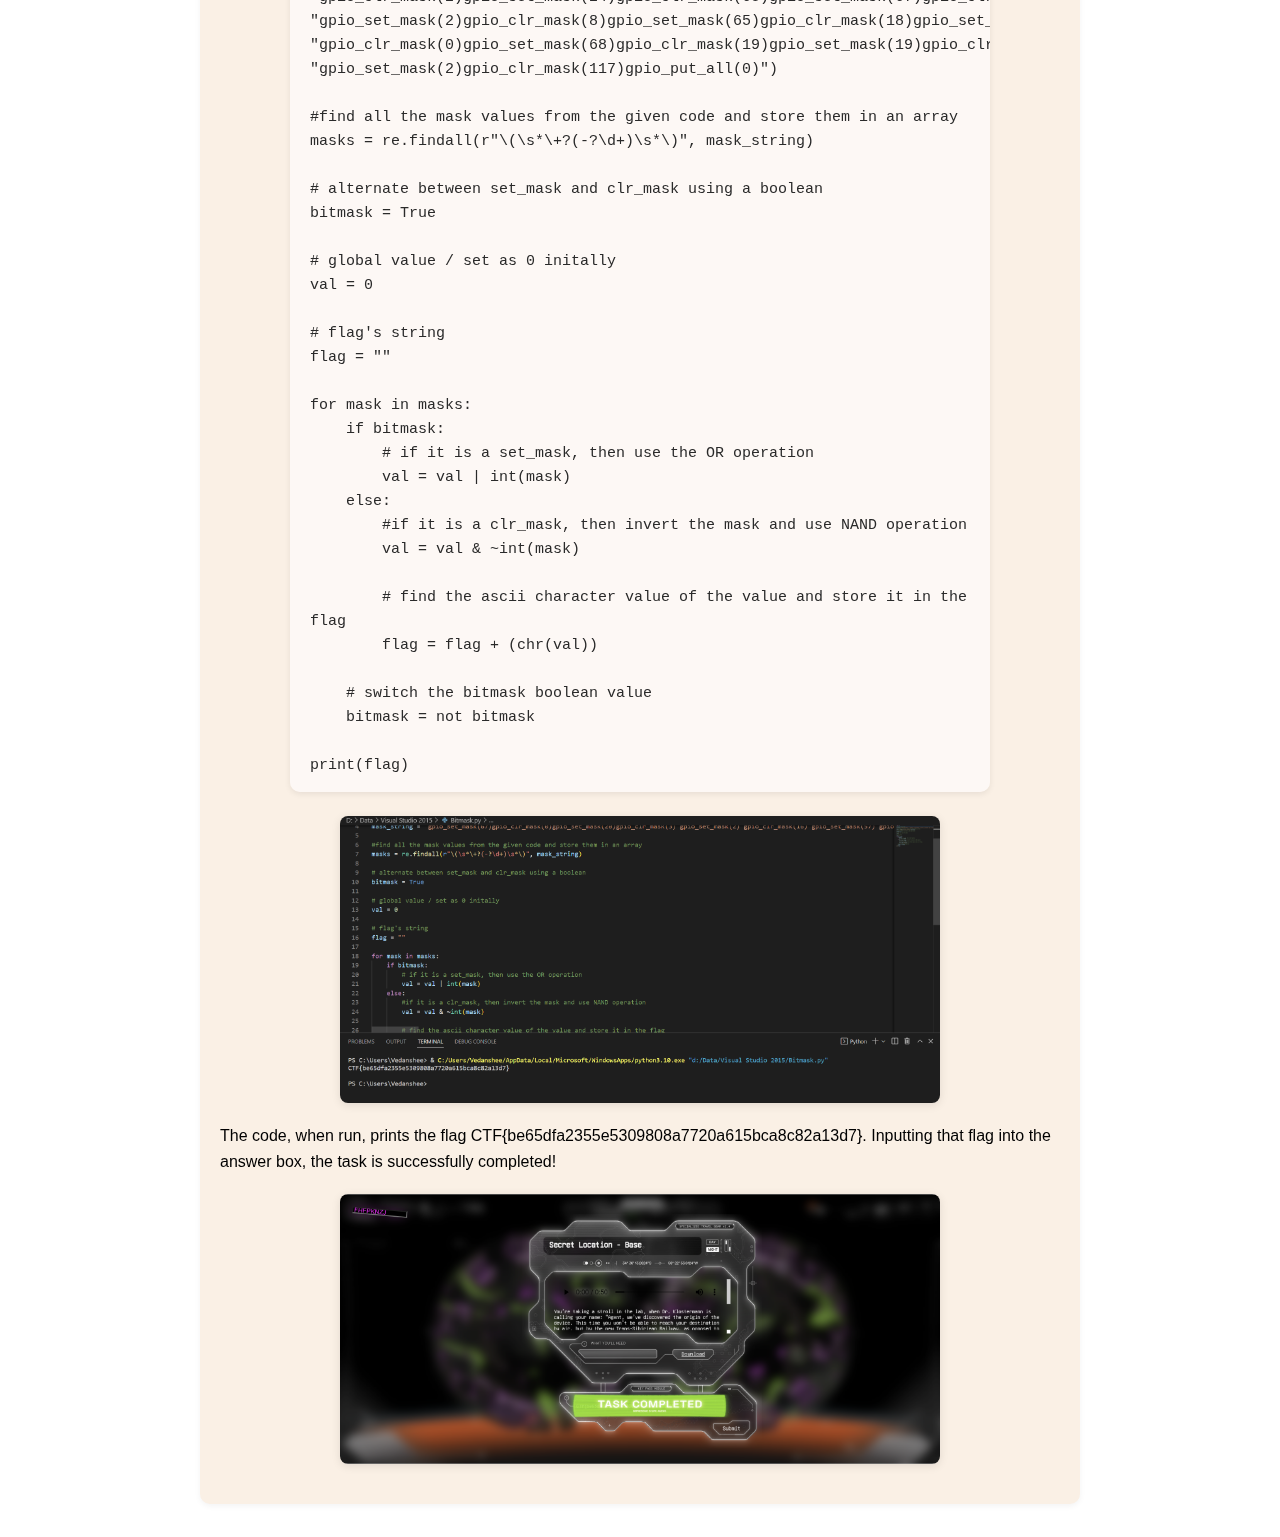
<file: Writeups/Electronics_Lab.html>
<!DOCTYPE html>
<html lang="en">

<head>
  <meta charset="UTF-8">
  <meta http-equiv="X-UA-Compatible" content="IE=edge">
  <meta name="viewport" content="width=device-width, initial-scale=1.0">

  <title>Vedanshee | Electronics Research Lab</title>
  <meta name="title" content="Vedanshee | Electronics Research Lab">
  <meta name="description" content="This is a personal portfolio made by Vedanshee">

  <link rel="stylesheet" href="../assets/styles/root.css">
  <link rel="stylesheet" href="../assets/styles/main.css">
  <link rel="stylesheet" href="../assets/styles/pages/labs.css">
  <link rel="stylesheet" href="../assets/styles/components/card.css">
  <link rel="stylesheet" href="../assets/styles/pages/writeups.css">

</head>
<body>

<section id="electronicslab">

<button class="btn btn-small btn-primary" onclick="window.location.href='../labs&learning.html'">back</button>
<div class = "container">
  <h1>Electronics Research Lab – Task 4</h1>
  <p><strong>By Vedanshee Patel</strong></p>

  <figure>
    <img src="../assets/images/Labs/CTF_gallery/Four/intro.png" alt="Research Lab Mission">
  </figure>

  <h2>🕵️‍♀️ Story</h2>
  <p class="outlined">
    <strong>Secret Location – Base</strong><br>
    “Welcome back AGENT. It seems like you’ve got a marvelous lead that perhaps gives a clue about where you should head to next. Visit the lab, and talk to that Dr. Klostermann, or is it Cloysterman?, he will know how to decrypt the device.. you would think”. … Dr Klostermann: “Welcome to the technical department AGENT, I’m Dr. Klostermann, and this is my assistant, Konstantin. Let’s not waste any time, is that the device that you’re holding in your hand? Konstantin, start the basic procedure.”
  </p>

  <h2>🧪 Challenge – Electronics Research Lab (hw)</h2>
  <div class="outlined">
  <p>
    Welcome back AGENT. It seems like you got a lead that perhaps gives a clue about where the next journey on your quest goes. Visit the lab, and talk to Dr. Klostermann, he will know how to decrypt the device.
  </p>

  <a href="../assets/images/Labs/CTF_gallery/Four/attachment.zip" target="_blank">🔗 Access Zip File Attachment Provided</a>
  <p>The attachment given consists of two files; <code>chal.c</code> and <code>pico.uf2</code>. I could not open the <code>pico.uf2</code> file on my computer, and since I did not know what a uf2 file was, upon googling I found the file type was related to Raspberry Pi Pico. I did not have a Raspberry Pi to work with so I decided to focus on the <code>chal.c</code> file to solve the challenge. </p>

</div>
  <h2>🧠 Solution Process</h2>
  <div class="outlined">
  <p>
    The chal.c file opens to a code file, consisting numerous alternating <code>gpio_set_mask</code> and <code>gpio_clr_mask</code> calls in a for loop. Googling these commands, I found the following definitions. 
  </p>
<figure>
    <img src="../assets/images/Labs/CTF_gallery/Four/set_mask.png" alt="Set mask">
  </figure>
  <figure>
    <img src="../assets/images/Labs/CTF_gallery/Four/clr_mask.png" alt=" Clr Mask">
  </figure>
  <p>Looking at the code, the first line took in 67 as the parameter: <code>gpio_set_mask(67)</code>, considering this code uncovers the flag value, I figured the parameters might be ASCII values. 67 in ASCII converts to “C”, which should be the starting of the flag “CTF{…}”. However, the other parameters were out of the ASCII range so I could not directly convert them. 

Looking at the definitions above, each of these commands requires Bitmask of GPIO values as its parameter. Not knowing Bitmasks, I searched a bit more, and this is what I understood. 

A Bitmask transforms an array of bits using another array through operations. 

For example; a Bitmask with OR operation would output the following result.</p>

 <figure>
    <img src="../assets/images/Labs/CTF_gallery/Four/bitmask.png" alt=" BitMask">
  </figure>

  <p>
    Using this information, the code was much easier to understand. The parameter value in <code>set_mask()</code> is the mask used to set the bits in the previous value to high and the <code>clr_mask()</code> parameter value would follow, clearing the bits to low. The <code>sleep()</code> command then stores the final value of the 2 operations, which would be one of the letter/number of the final flag. 

To go through the operations of each line and store the sleep() values, I needed a script of some sort. Firstly, I needed all the mask values in order to do operations on them, so I made the given code into a string value then found and stored all the parameter values used into a list. 

Now, using the list of masks, I had to apply the set and clear commands in order and keep the found flag values in a variable. To set the masks, (observing from the bitmask example above) using the <code>| </code>(OR) operation would successfully do so. Clearing the mask however would require using a NAND operation, which would set the bits to low. So in the script, the mask bits will first be inverted using <code>~</code> and then the AND <code>(&)</code> operation will be applied. A Boolean is used to track the alternation between the set and clear commands. 
  </p>

  <code-block>
    
import re 

# string of the given code
mask_string = ("gpio_set_mask(67)gpio_clr_mask(0)gpio_set_mask(20)gpio_clr_mask(3) gpio_set_mask(2) gpio_clr_mask(16)"
"gpio_set_mask(57) gpio_clr_mask(4)gpio_set_mask(0)gpio_clr_mask(25)gpio_set_mask(5)gpio_clr_mask(2)gpio_set_mask(18)"
"gpio_clr_mask(65)gpio_set_mask(1)gpio_clr_mask(2)gpio_set_mask(64)gpio_clr_mask(17)gpio_set_mask(2)gpio_clr_mask(0)"
"gpio_set_mask(1)gpio_clr_mask(6)gpio_set_mask(18)gpio_clr_mask(65)gpio_set_mask(1)gpio_clr_mask(0)gpio_set_mask(4)"
"gpio_clr_mask(2)gpio_set_mask(0)gpio_clr_mask(0)gpio_set_mask(64)gpio_clr_mask(16)gpio_set_mask(16)gpio_clr_mask(64)"
"gpio_set_mask(2)gpio_clr_mask(4)gpio_set_mask(0)gpio_clr_mask(3)gpio_set_mask(9)gpio_clr_mask(0)gpio_set_mask(0)"
"gpio_clr_mask(1)gpio_set_mask(0)gpio_clr_mask(8)gpio_set_mask(8)gpio_clr_mask(0);gpio_set_mask(65)gpio_clr_mask(24)"
"gpio_set_mask(22)gpio_clr_mask(64)gpio_set_mask(0)gpio_clr_mask(0)gpio_set_mask(0)gpio_clr_mask(5)gpio_set_mask(0)"
"gpio_clr_mask(2)gpio_set_mask(65)gpio_clr_mask(16)gpio_set_mask(22)gpio_clr_mask(65)gpio_set_mask(1)gpio_clr_mask(6)"
"gpio_set_mask(4)gpio_clr_mask(0)gpio_set_mask(66)gpio_clr_mask(21)gpio_set_mask(1)gpio_clr_mask(0)gpio_set_mask(0)"
"gpio_clr_mask(2)gpio_set_mask(24)gpio_clr_mask(65)gpio_set_mask(67)gpio_clr_mask(24)gpio_set_mask(24)gpio_clr_mask(67)"
"gpio_set_mask(2)gpio_clr_mask(8)gpio_set_mask(65)gpio_clr_mask(18)gpio_set_mask(16)gpio_clr_mask(64)gpio_set_mask(2)"
"gpio_clr_mask(0)gpio_set_mask(68)gpio_clr_mask(19)gpio_set_mask(19)gpio_clr_mask(64)gpio_set_mask(72)gpio_clr_mask(2)"
"gpio_set_mask(2)gpio_clr_mask(117)gpio_put_all(0)")

#find all the mask values from the given code and store them in an array
masks = re.findall(r"\(\s*\+?(-?\d+)\s*\)", mask_string)

# alternate between set_mask and clr_mask using a boolean
bitmask = True

# global value / set as 0 initally 
val = 0

# flag's string
flag = ""

for mask in masks:
    if bitmask:
        # if it is a set_mask, then use the OR operation
        val = val | int(mask)
    else:
        #if it is a clr_mask, then invert the mask and use NAND operation
        val = val & ~int(mask)

        # find the ascii character value of the value and store it in the flag
        flag = flag + (chr(val))
        
    # switch the bitmask boolean value
    bitmask = not bitmask

print(flag)
</code-block>
  <figure>
    <img src="../assets/images/Labs/CTF_gallery/Four/script.png">
  </figure>
  <p>
     The code, when run, prints the flag CTF{be65dfa2355e5309808a7720a615bca8c82a13d7}. Inputting that flag into the answer box, the task is successfully completed!</p>

  <figure>
    <img src="../assets/images/Labs/CTF_gallery/Four/taskcompleted.png">
  </figure>
</div>
  </div>
  </div>

</section>


</body>
</html>
</file>
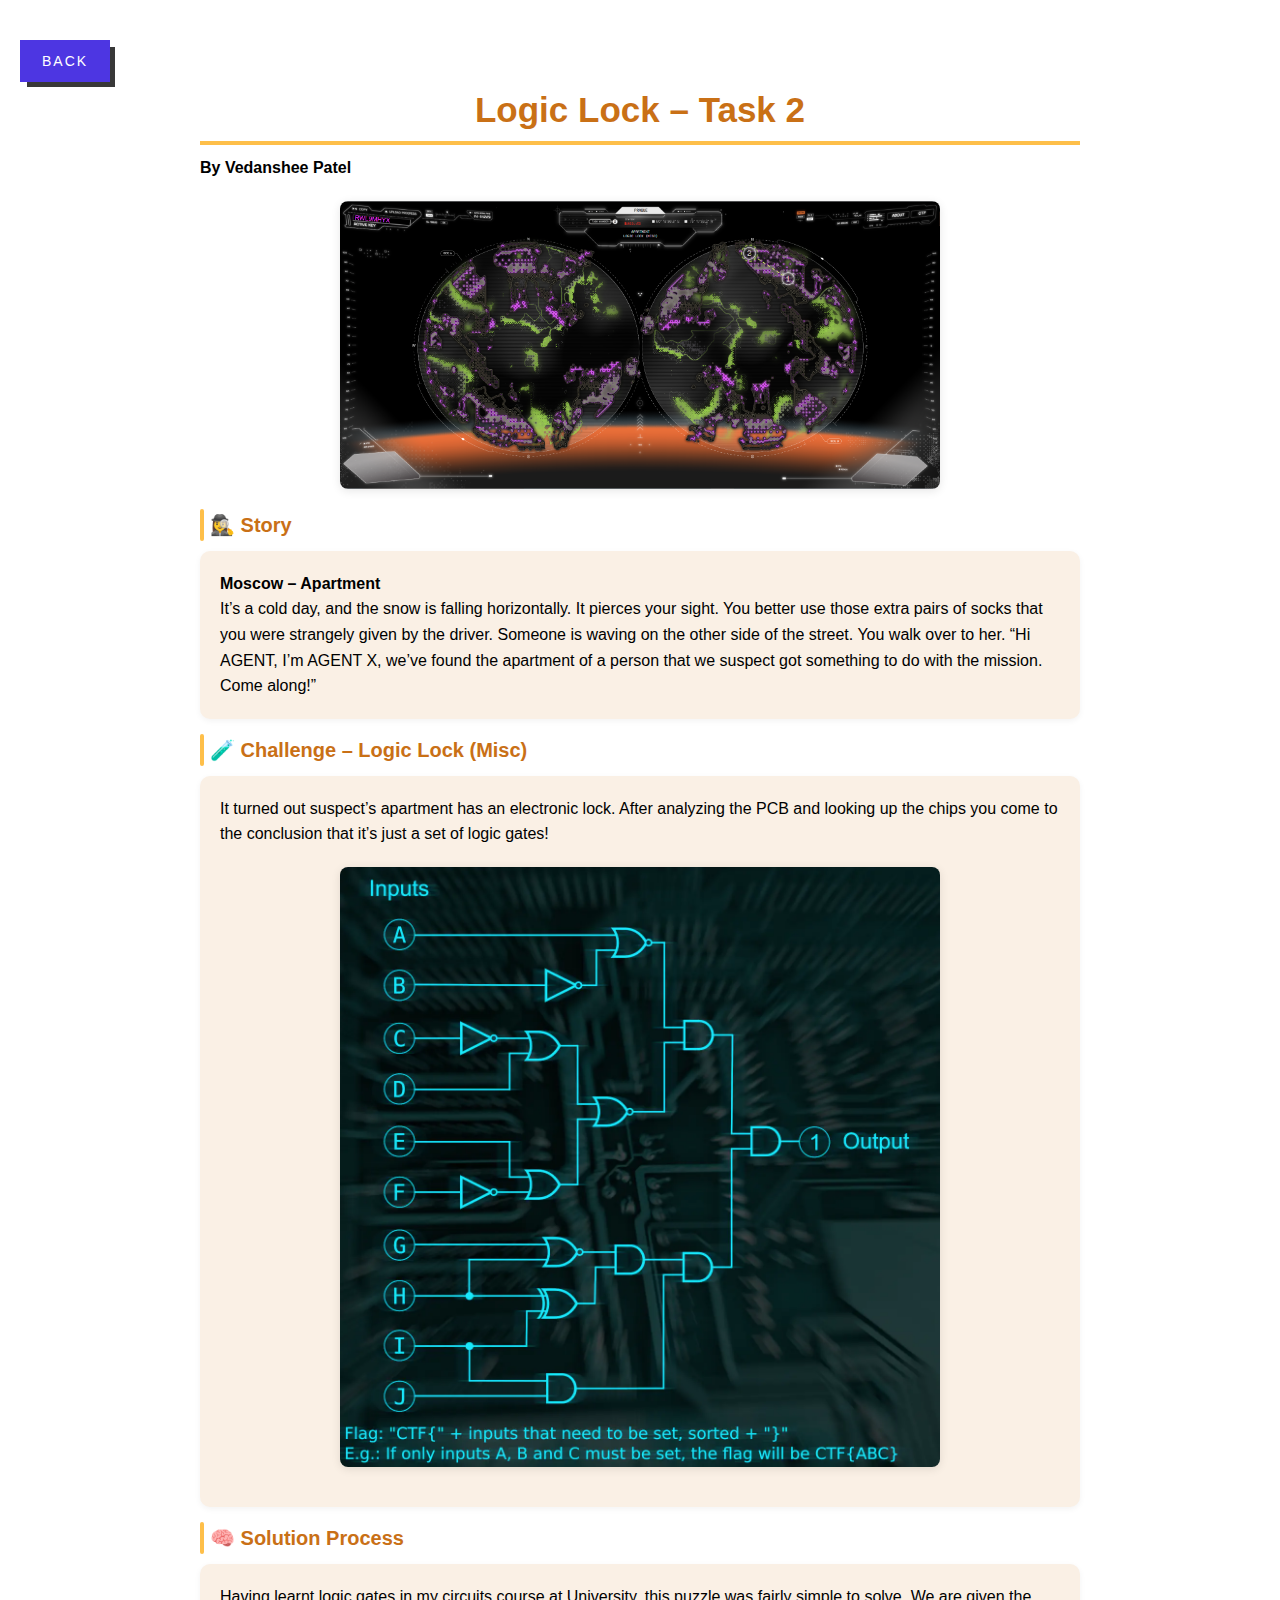
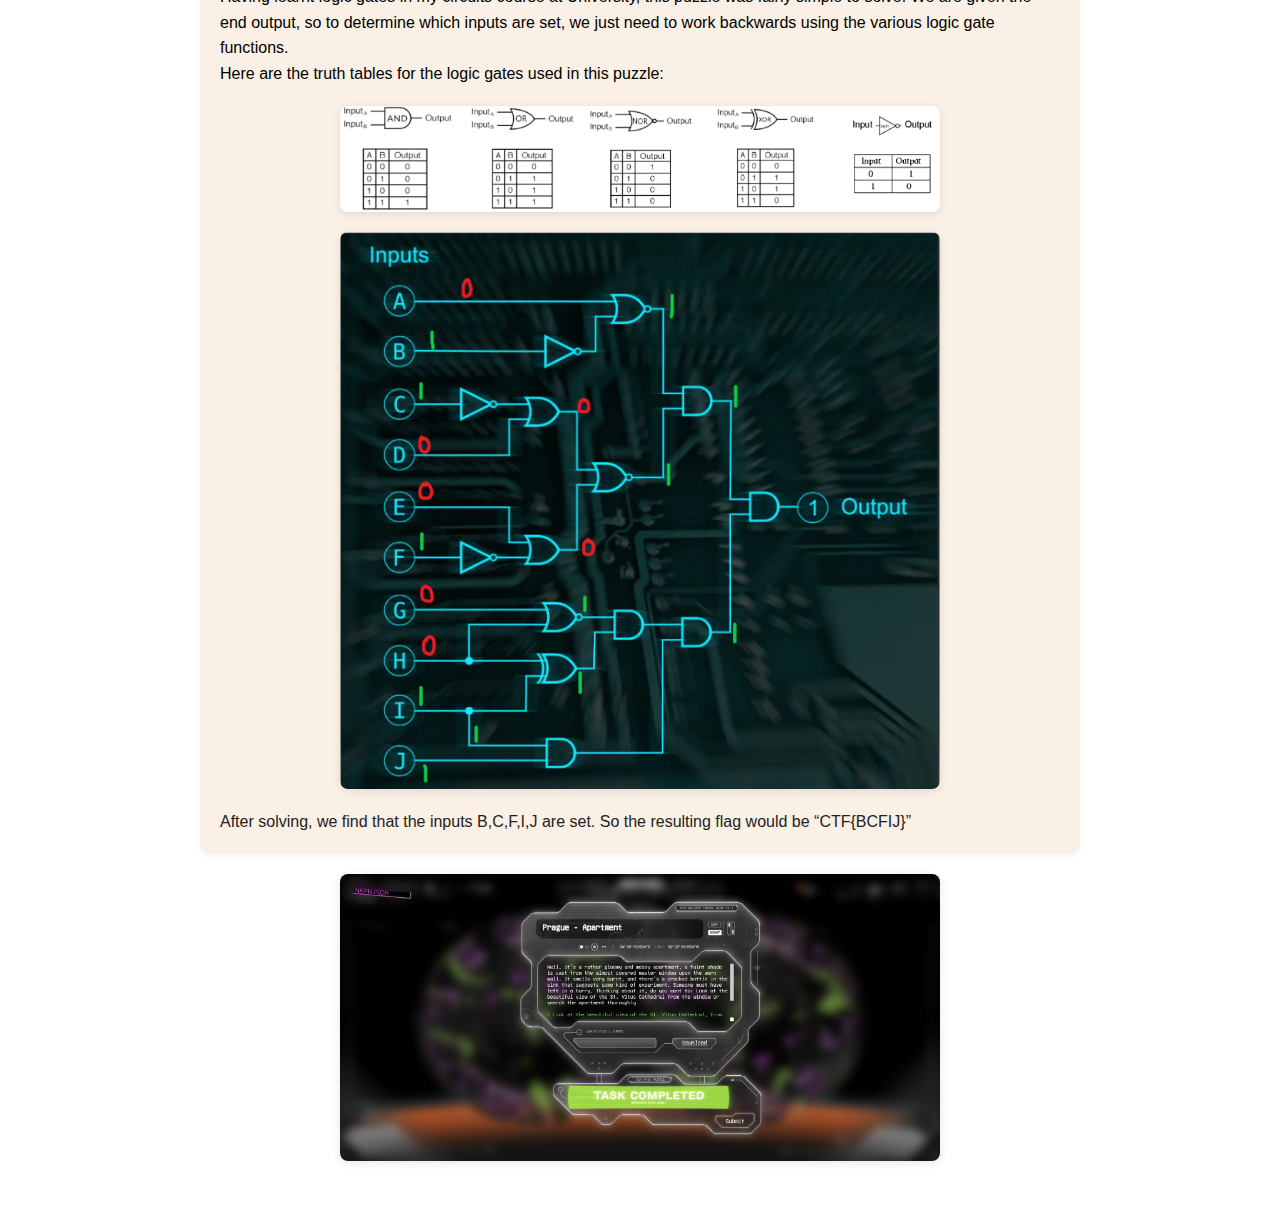
<file: Writeups/Logic_Lock.html>
<!DOCTYPE html>
<html lang="en">

<head>
  <meta charset="UTF-8">
  <meta http-equiv="X-UA-Compatible" content="IE=edge">
  <meta name="viewport" content="width=device-width, initial-scale=1.0">

  <title>Vedanshee | Logic Lock</title>
  <meta name="title" content="Vedanshee | Logic Lock">
  <meta name="description" content="This is a personal portfolio made by Vedanshee">

  <link rel="stylesheet" href="../assets/styles/root.css">
  <link rel="stylesheet" href="../assets/styles/main.css">
  <link rel="stylesheet" href="../assets/styles/pages/labs.css">
  <link rel="stylesheet" href="../assets/styles/components/card.css">
  <link rel="stylesheet" href="../assets/styles/pages/writeups.css">

</head>
<body>

<section id="logiclock">

<button class="btn btn-small btn-primary" onclick="window.location.href='../labs&learning.html'">back</button>
<div class = "container">
  <h1>Logic Lock – Task 2</h1>
  <p><strong>By Vedanshee Patel</strong></p>

  <figure>
    <img src="../assets/images/Labs/CTF_gallery/Two/task2.png" alt="Logic Lock Mission">
  </figure>

  <h2>🕵️‍♀️ Story</h2>
  <p class="outlined">
    <strong>Moscow – Apartment</strong><br>
      It’s a cold day, and the snow is falling horizontally. It pierces your sight. You better use those extra pairs of socks that you were strangely given by the driver. Someone is waving on the other side of the street. You walk over to her. “Hi AGENT, I’m AGENT X, we’ve found the apartment of a person that we suspect got something to do with the mission. Come along!”
  </p>

  <h2>🧪 Challenge – Logic Lock (Misc)</h2>
  <div class="outlined">
  <p>
    It turned out suspect’s apartment has an electronic lock. After analyzing the PCB and looking up the chips you come to the conclusion that it’s just a set of logic gates!
  </p>
  <figure>
    <img src="../assets/images/Labs/CTF_gallery/Two/file.png" alt="CCTV login prompt">
  </figure>
</div>
  <h2>🧠 Solution Process</h2>
  <div class="outlined">
  <p>
   Having learnt logic gates in my circuits course at University, this puzzle was fairly simple to solve. We are given the end output, so to determine which inputs are set, we just need to work backwards using the various logic gate functions.  
  </p>
  <p>
    Here are the truth tables for the logic gates used in this puzzle:
</p>
 <figure>
    <img src="../assets/images/Labs/CTF_gallery/Two/gates.png" alt="Logic Gates">
  </figure>
 <figure>
    <img src="../assets/images/Labs/CTF_gallery/Two/solution.png" alt="Solution">
  </figure>

  <blockquote>After solving, we find that the inputs B,C,F,I,J are set. So the resulting flag would be “CTF{BCFIJ}”</blockquote>

</div>
  <figure>
    <img src="../assets/images/Labs/CTF_gallery/Two/taskcompleted.png" alt="Flag screen">
  </figure>
  </div>
  </div>

</section>


</body>
</html>
</file>
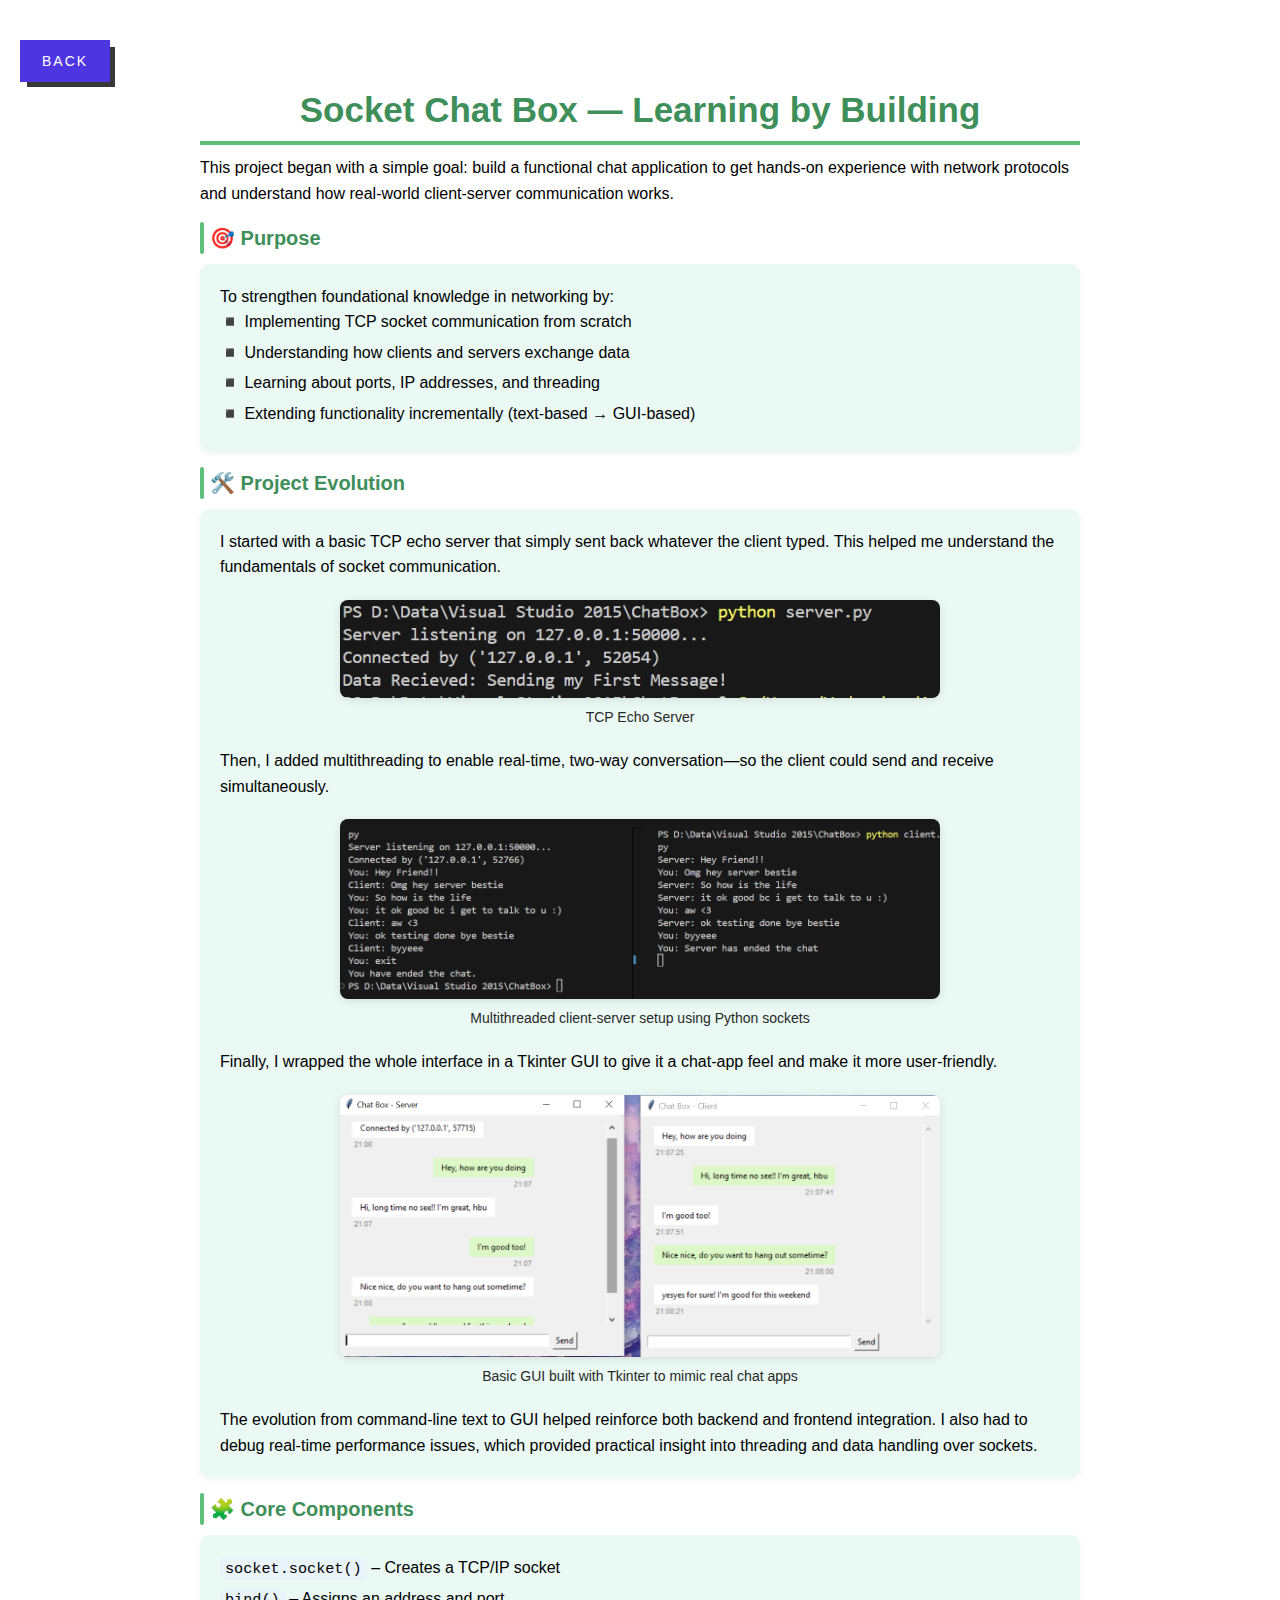
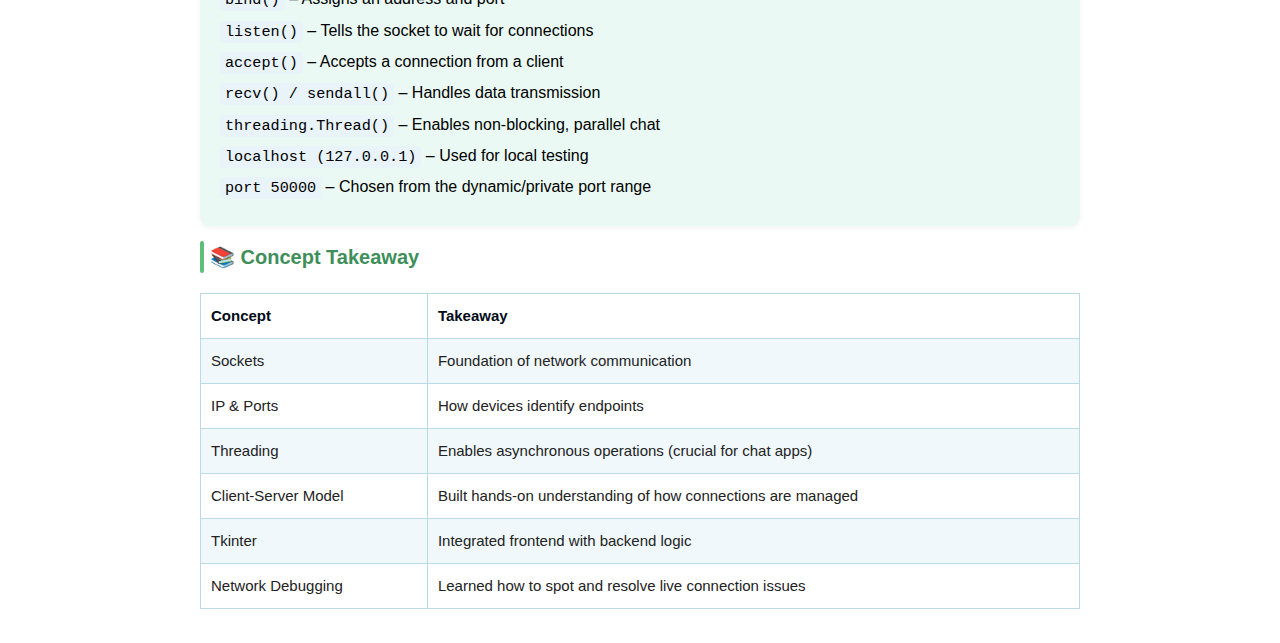
<file: Writeups/SocketChat.html>
<!DOCTYPE html>
<html lang="en">

<head>
  <meta charset="UTF-8">
  <meta http-equiv="X-UA-Compatible" content="IE=edge">
  <meta name="viewport" content="width=device-width, initial-scale=1.0">

  <!-- 
    - primary meta tags
  -->
  <title>Vedanshee | Socket Chat</title>
  <meta name="title" content="Vedanshee | Socket Chat">
  <meta name="description" content="This is a personal portfolio made by Vedanshee">

  <!-- 
    - custom css link
  -->
  <link rel="stylesheet" href="../assets/styles/root.css">
  <link rel="stylesheet" href="../assets/styles/main.css">
  <link rel="stylesheet" href="../assets/styles/pages/labs.css">
  <link rel="stylesheet" href="../assets/styles/components/card.css">
  <link rel="stylesheet" href="../assets/styles/pages/writeups.css">

</head>
<body>

<section id="socketchat">
  <button class="btn btn-small btn-primary" onclick="window.location.href='../labs&learning.html'">back</button>
<div class="container">
  <h1>Socket Chat Box — Learning by Building</h1>
  <p>
    This project began with a simple goal: build a functional chat application to get hands-on experience with network protocols and understand how real-world client-server communication works.
  </p>

  <h2>🎯 Purpose</h2>
  <ul class="outlined">
    <p>To strengthen foundational knowledge in networking by:</p>
    <li>◾ Implementing TCP socket communication from scratch</li>
    <li>◾ Understanding how clients and servers exchange data</li>
    <li>◾ Learning about ports, IP addresses, and threading</li>
    <li>◾ Extending functionality incrementally (text-based → GUI-based)</li>
  </ul>

  <h2>🛠️ Project Evolution</h2>
  <div class="outlined">
  <p>
    I started with a basic TCP echo server that simply sent back whatever the client typed. This helped me understand the fundamentals of socket communication. 
  </p>

  <figure>
    <img src="../assets/images/Labs/SocketChat_gallery/echo.png" alt="Echo Server">
    <figcaption>TCP Echo Server</figcaption>
  </figure>

  <p>Then, I added multithreading to enable real-time, two-way conversation—so the client could send and receive simultaneously. </p>

  <figure>
    <img src="../assets/images/Labs/SocketChat_gallery/2_way.png" alt="2 Way Chat">
    <figcaption>Multithreaded client-server setup using Python sockets</figcaption>
  </figure>
  <p>Finally, I wrapped the whole interface in a Tkinter GUI to give it a chat-app feel and make it more user-friendly.</p>
  <figure>
    <img src="../assets/images/Labs/SocketChat_gallery/GUI_chat.png" alt="GUI Chat">
    <figcaption>Basic GUI built with Tkinter to mimic real chat apps</figcaption>
  </figure>
  <p>
    The evolution from command-line text to GUI helped reinforce both backend and frontend integration. I also had to debug real-time performance issues, which provided practical insight into threading and data handling over sockets.
  </p>
</div>
  <h2>🧩 Core Components</h2>
  <ul class="outlined">
    <li><code>socket.socket()</code> – Creates a TCP/IP socket</li>
    <li><code>bind()</code> – Assigns an address and port</li>
    <li><code>listen()</code> – Tells the socket to wait for connections</li>
    <li><code>accept()</code> – Accepts a connection from a client</li>
    <li><code>recv() / sendall()</code> – Handles data transmission</li>
    <li><code>threading.Thread()</code> – Enables non-blocking, parallel chat</li>
    <li><code>localhost (127.0.0.1)</code> – Used for local testing</li>
    <li><code>port 50000</code> – Chosen from the dynamic/private port range</li>
  </ul>

  <h2>📚 Concept Takeaway</h2>
  <table>
    <tr>
      <th>Concept</th>
      <th>Takeaway</th>
    </tr>
    <tr>
      <td>Sockets</td>
      <td>Foundation of network communication</td>
    </tr>
    <tr>
      <td>IP & Ports</td>
      <td>How devices identify endpoints</td>
    </tr>
    <tr>
      <td>Threading</td>
      <td>Enables asynchronous operations (crucial for chat apps)</td>
    </tr>
    <tr>
      <td>Client-Server Model</td>
      <td>Built hands-on understanding of how connections are managed</td>
    </tr>
    <tr>
      <td>Tkinter</td>
      <td>Integrated frontend with backend logic</td>
    </tr>
    <tr>
      <td>Network Debugging</td>
      <td>Learned how to spot and resolve live connection issues</td>
    </tr>
  </table>
  </div>
</section>

</body>
</html>
</file>
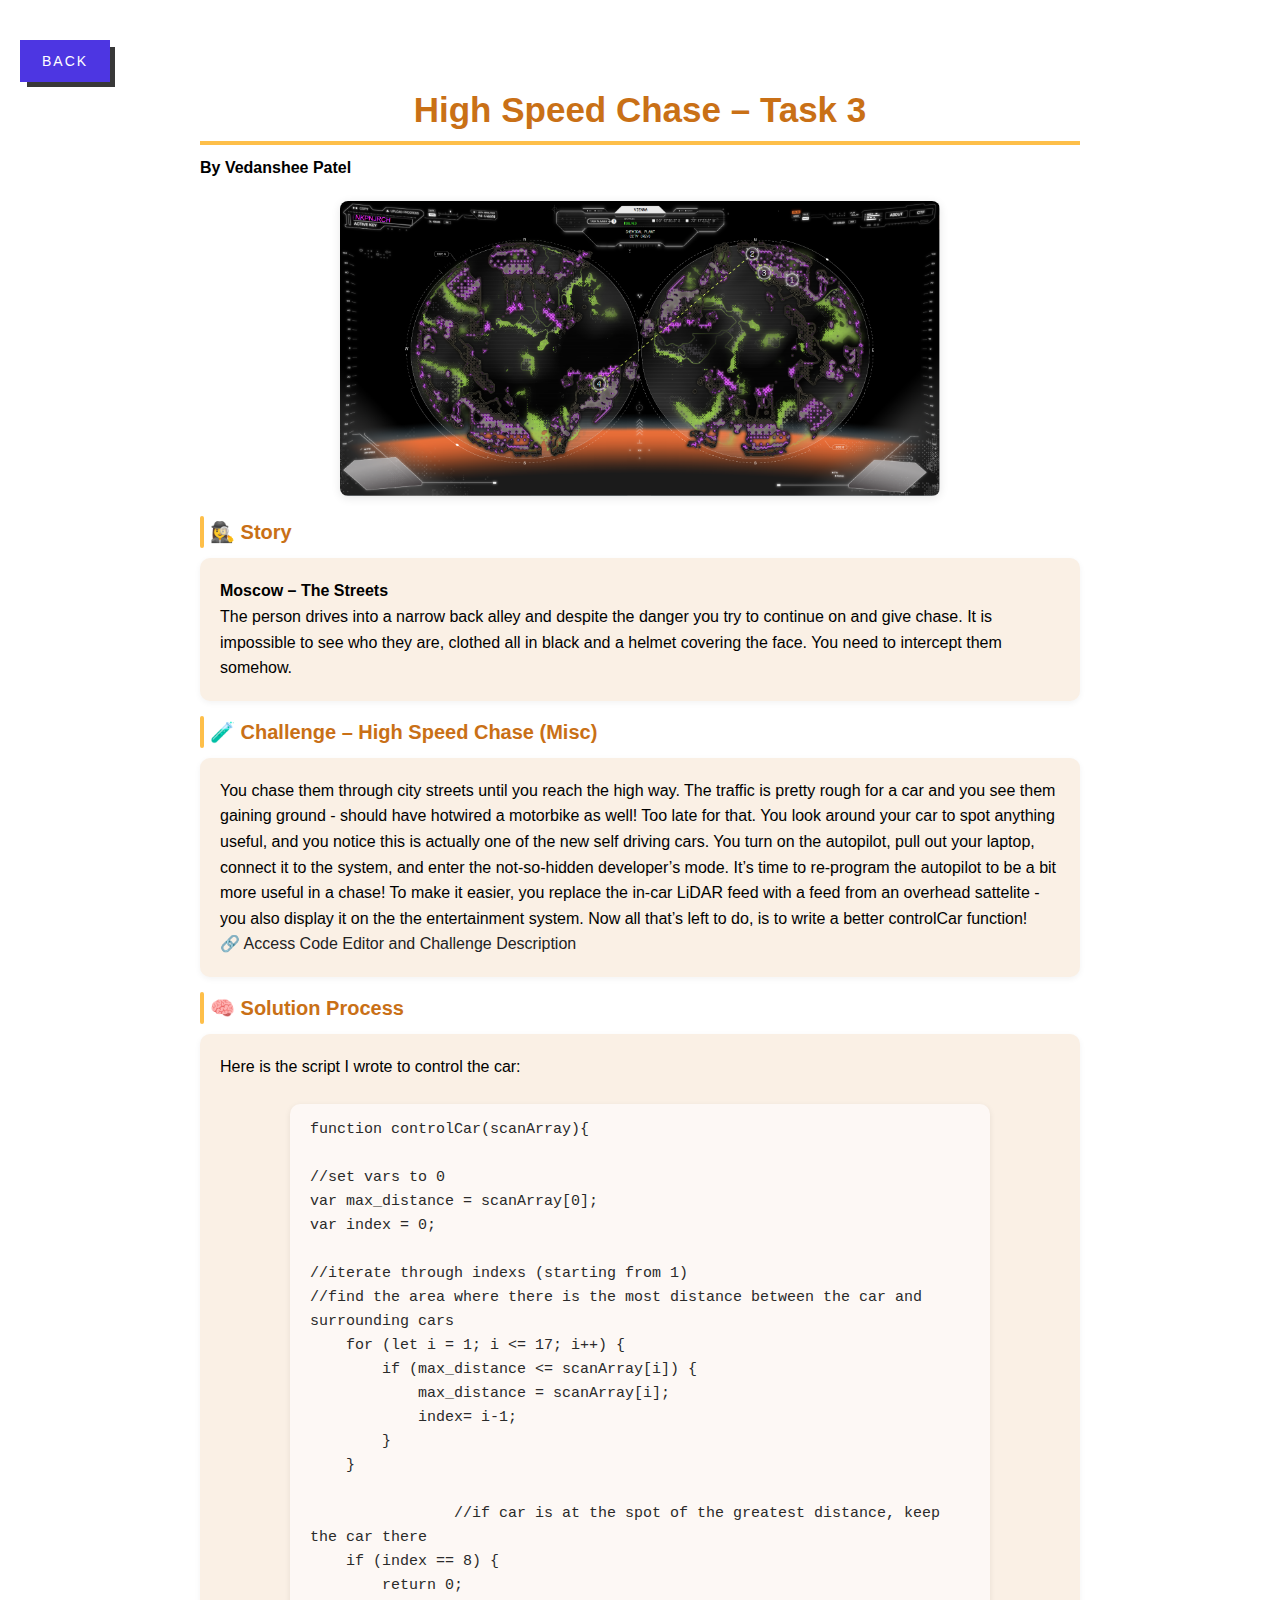
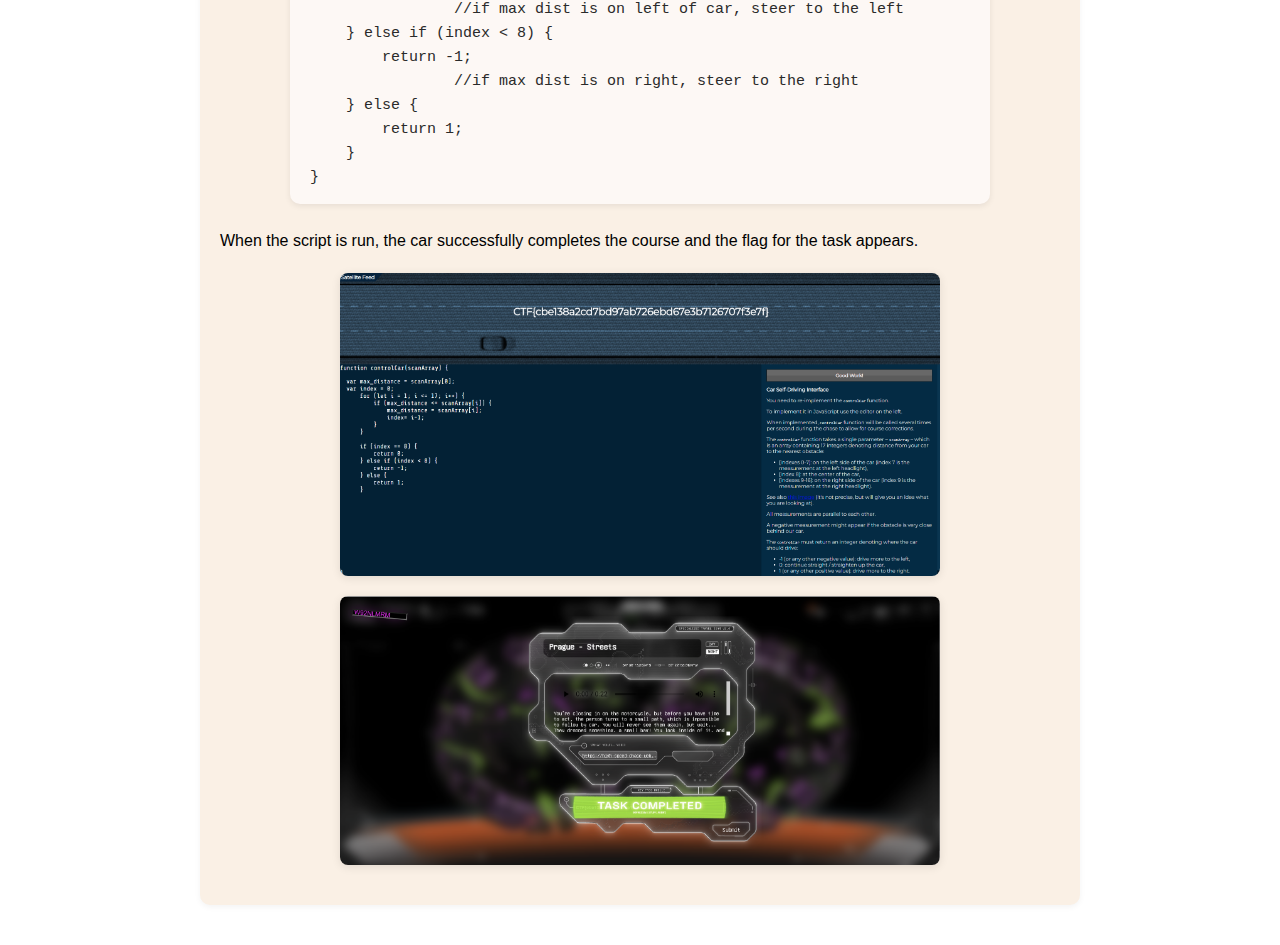
<file: Writeups/Speed_Chase.html>
<!DOCTYPE html>
<html lang="en">

<head>
  <meta charset="UTF-8">
  <meta http-equiv="X-UA-Compatible" content="IE=edge">
  <meta name="viewport" content="width=device-width, initial-scale=1.0">

  <title>Vedanshee | High Speed Chase</title>
  <meta name="title" content="Vedanshee | High Speed Chase">
  <meta name="description" content="This is a personal portfolio made by Vedanshee">

  <link rel="stylesheet" href="../assets/styles/root.css">
  <link rel="stylesheet" href="../assets/styles/main.css">
  <link rel="stylesheet" href="../assets/styles/pages/labs.css">
  <link rel="stylesheet" href="../assets/styles/components/card.css">
  <link rel="stylesheet" href="../assets/styles/pages/writeups.css">

</head>
<body>

<section id="highspeedchase">

<button class="btn btn-small btn-primary" onclick="window.location.href='../labs&learning.html'">back</button>
<div class = "container">
  <h1>High Speed Chase – Task 3</h1>
  <p><strong>By Vedanshee Patel</strong></p>

  <figure>
    <img src="../assets/images/Labs/CTF_gallery/Three/intro.png" alt="Speed Chase Mission">
  </figure>

  <h2>🕵️‍♀️ Story</h2>
  <p class="outlined">
    <strong>Moscow – The Streets</strong><br>
    The person drives into a narrow back alley and despite the danger you try to continue on and give chase. It is impossible to see who they are, clothed all in black and a helmet covering the face. You need to intercept them somehow.
  </p>

  <h2>🧪 Challenge – High Speed Chase (Misc)</h2>
  <div class="outlined">
  <p>
    You chase them through city streets until you reach the high way. The traffic is pretty rough for a car and you see them gaining ground - should have hotwired a motorbike as well! Too late for that. You look around your car to spot anything useful, and you notice this is actually one of the new self driving cars. You turn on the autopilot, pull out your laptop, connect it to the system, and enter the not-so-hidden developer’s mode. It’s time to re-program the autopilot to be a bit more useful in a chase! To make it easier, you replace the in-car LiDAR feed with a feed from an overhead sattelite - you also display it on the the entertainment system. Now all that’s left to do, is to write a better controlCar function!
  </p>

  <a href="https://high-speed-chase-web.2021.ctfcompetition.com/" target="_blank">🔗 Access Code Editor and Challenge Description</a>

</div>
  <h2>🧠 Solution Process</h2>
  <div class="outlined">
  <p>
    Here is the script I wrote to control the car:
  </p>

  <code-block>function controlCar(scanArray){

//set vars to 0
var max_distance = scanArray[0];
var index = 0;

//iterate through indexs (starting from 1)
//find the area where there is the most distance between the car and surrounding cars
    for (let i = 1; i <= 17; i++) {
        if (max_distance <= scanArray[i]) {
            max_distance = scanArray[i];
            index= i-1;
        }
    }
		
		//if car is at the spot of the greatest distance, keep the car there
    if (index == 8) {
        return 0;
		//if max dist is on left of car, steer to the left 
    } else if (index < 8) {
        return -1;
		//if max dist is on right, steer to the right
    } else {
        return 1;
    }
}
</code-block>

  <p>
    When the script is run, the car successfully completes the course and the flag for the task appears.</p>
  <figure>
    <img src="../assets/images/Labs/CTF_gallery/Three/flag.png">
  </figure>

  <figure>
    <img src="../assets/images/Labs/CTF_gallery/Three/taskcomplete.png">
  </figure>
</div>
  </div>
  </div>

</section>


</body>
</html>
</file>
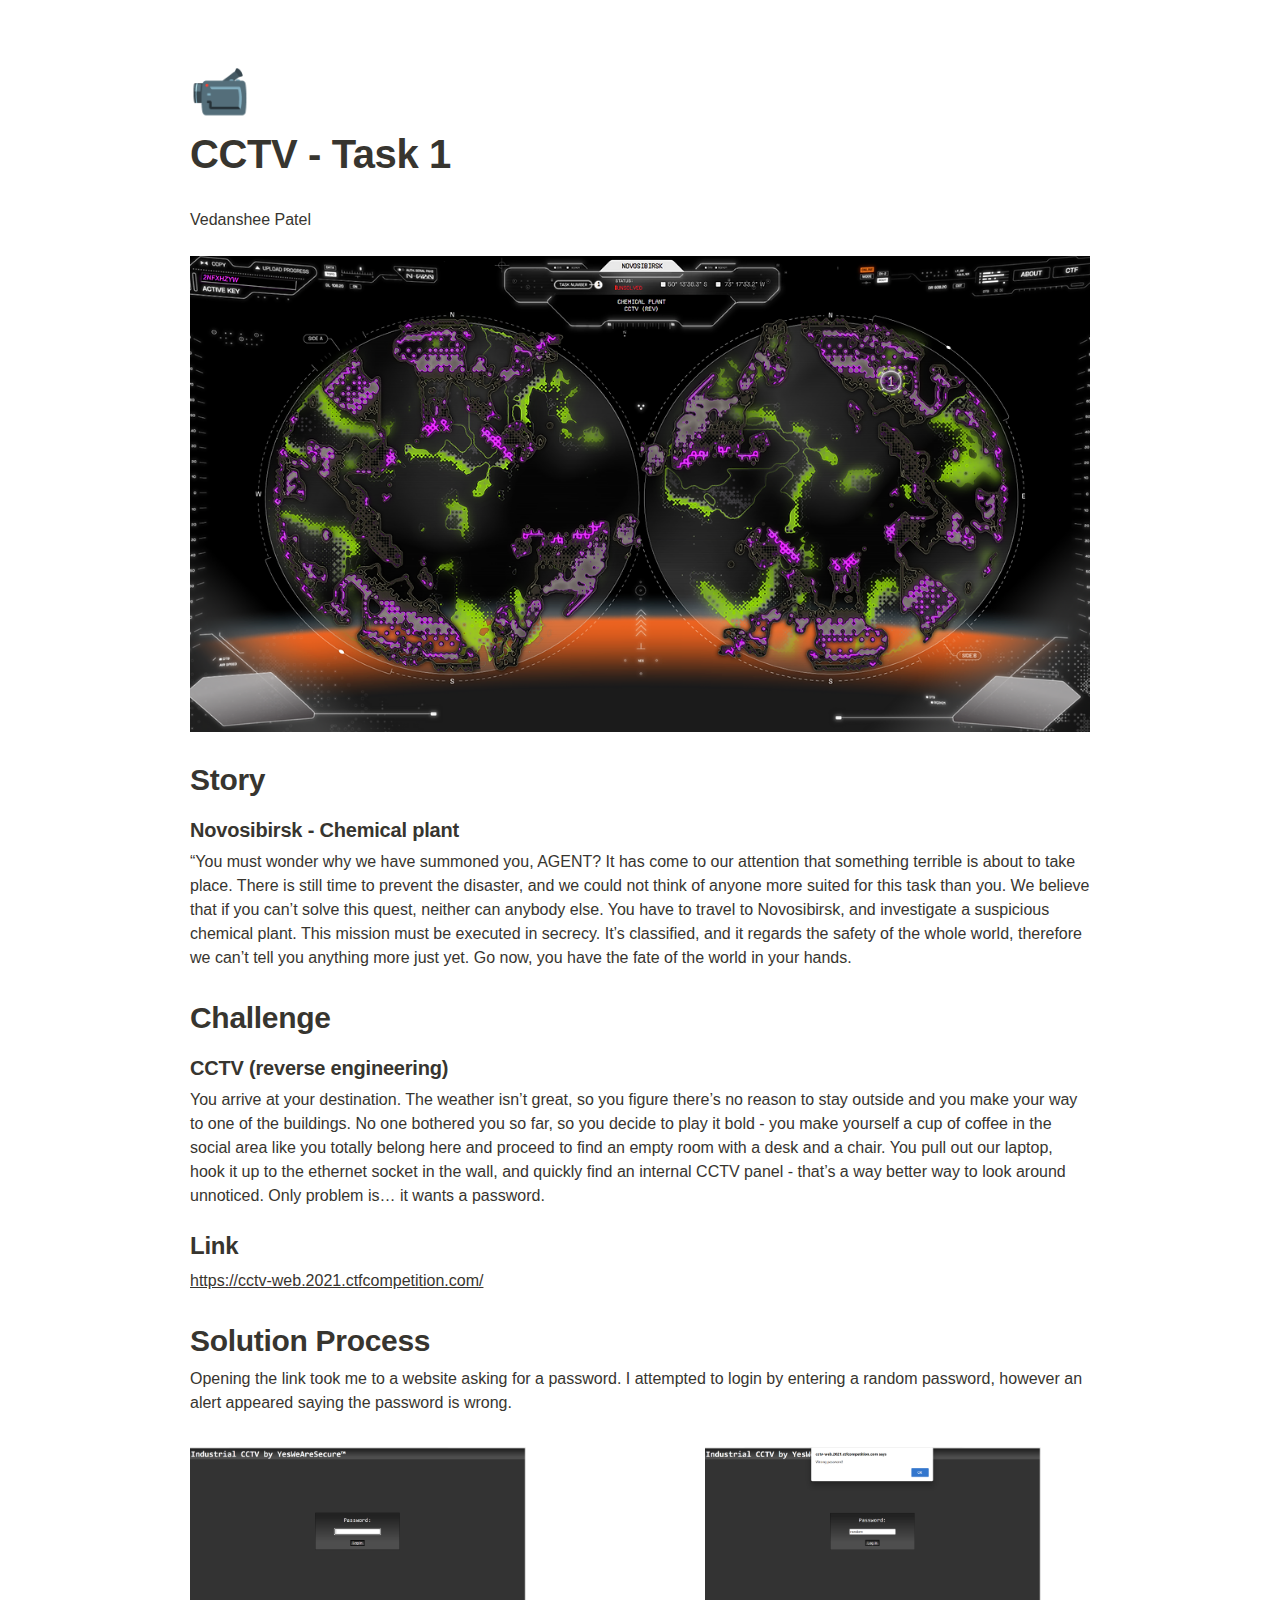
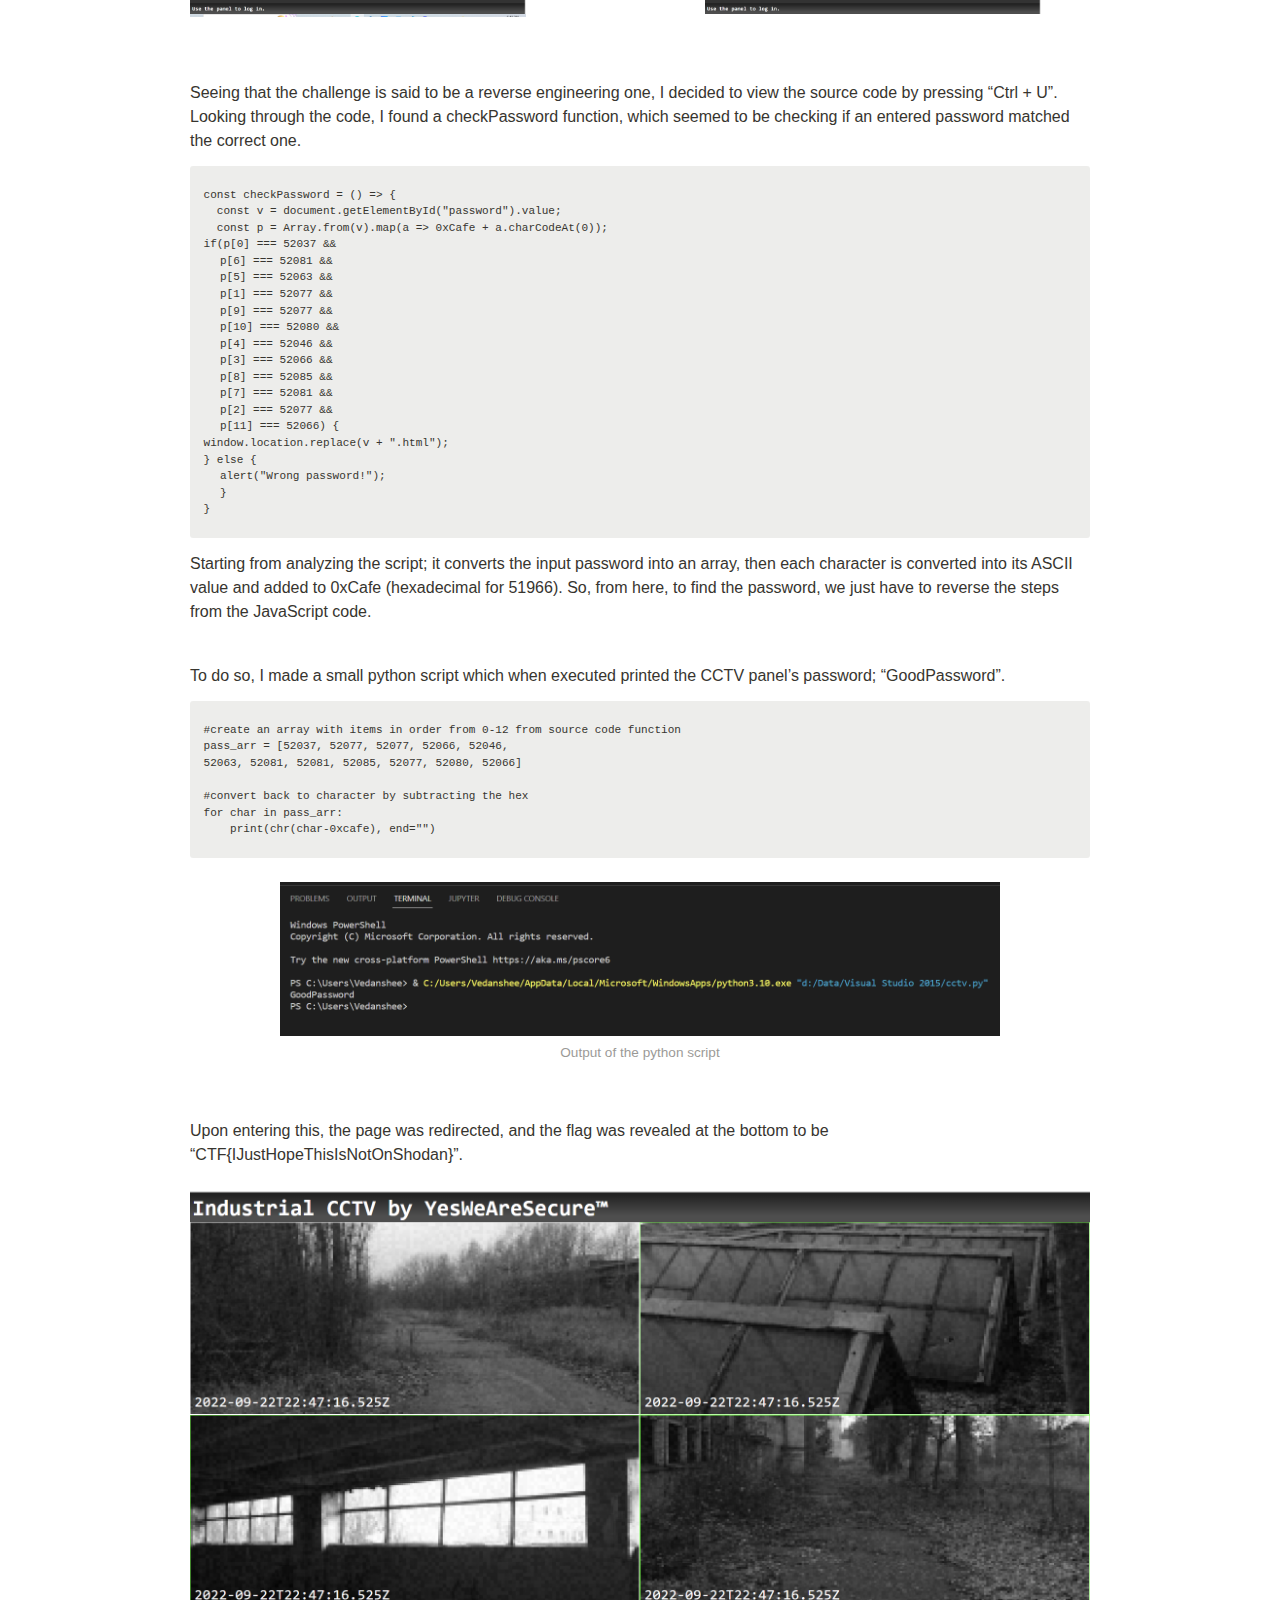
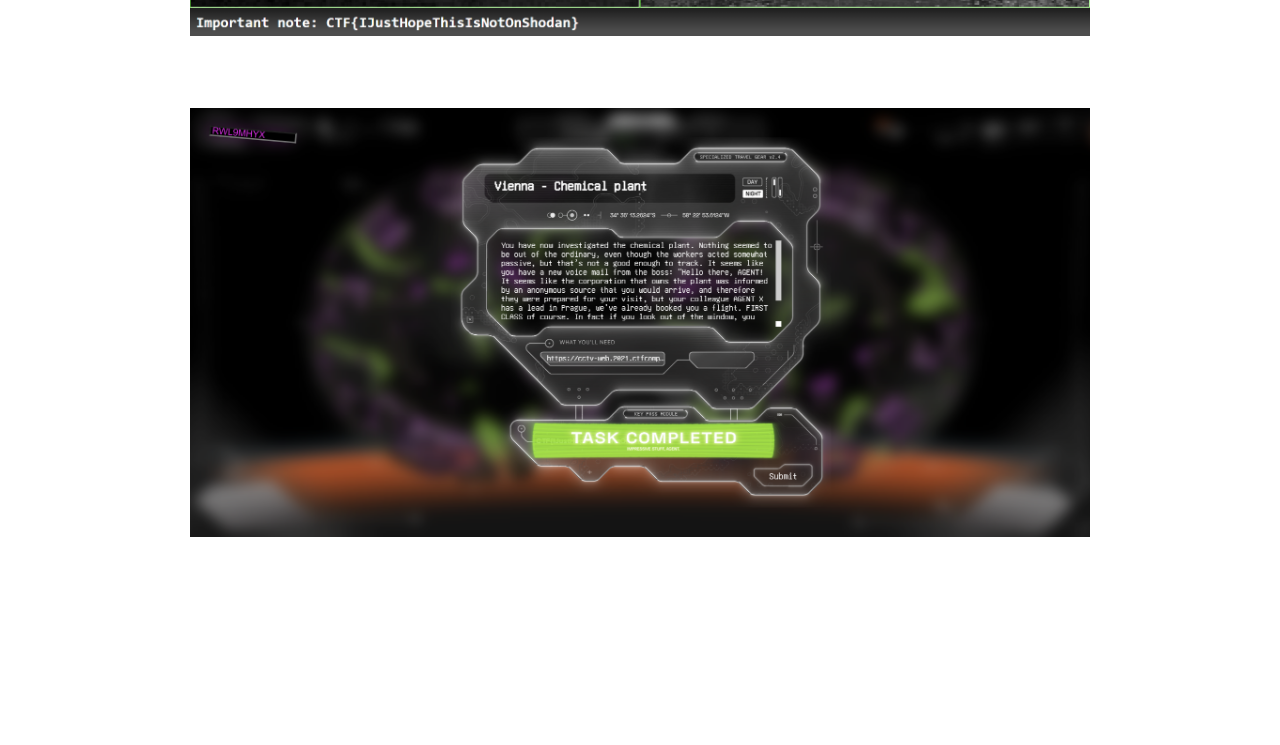
<file: Write_Ups/google-ctf/CCTV.html>
<html><head><meta http-equiv="Content-Type" content="text/html; charset=utf-8"/><title>CCTV - Task 1</title><style>

html {
	-webkit-print-color-adjust: exact;
}
* {
	box-sizing: border-box;
	-webkit-print-color-adjust: exact;
}

html,
body {
	margin: 0;
	padding: 0;
}
@media only screen {
	body {
		margin: 2em auto;
		max-width: 900px;
		color: rgb(55, 53, 47);
	}
}

body {
	line-height: 1.5;
	white-space: pre-wrap;
}

a,
a.visited {
	color: inherit;
	text-decoration: underline;
}

.pdf-relative-link-path {
	font-size: 80%;
	color: #444;
}

h1,
h2,
h3 {
	letter-spacing: -0.01em;
	line-height: 1.2;
	font-weight: 600;
	margin-bottom: 0;
}

.page-title {
	font-size: 2.5rem;
	font-weight: 700;
	margin-top: 0;
	margin-bottom: 0.75em;
}

h1 {
	font-size: 1.875rem;
	margin-top: 1.875rem;
}

h2 {
	font-size: 1.5rem;
	margin-top: 1.5rem;
}

h3 {
	font-size: 1.25rem;
	margin-top: 1.25rem;
}

.source {
	border: 1px solid #ddd;
	border-radius: 3px;
	padding: 1.5em;
	word-break: break-all;
}

.callout {
	border-radius: 3px;
	padding: 1rem;
}

figure {
	margin: 1.25em 0;
	page-break-inside: avoid;
}

figcaption {
	opacity: 0.5;
	font-size: 85%;
	margin-top: 0.5em;
}

mark {
	background-color: transparent;
}

.indented {
	padding-left: 1.5em;
}

hr {
	background: transparent;
	display: block;
	width: 100%;
	height: 1px;
	visibility: visible;
	border: none;
	border-bottom: 1px solid rgba(55, 53, 47, 0.09);
}

img {
	max-width: 100%;
}

@media only print {
	img {
		max-height: 100vh;
		object-fit: contain;
	}
}

@page {
	margin: 1in;
}

.collection-content {
	font-size: 0.875rem;
}

.column-list {
	display: flex;
	justify-content: space-between;
}

.column {
	padding: 0 1em;
}

.column:first-child {
	padding-left: 0;
}

.column:last-child {
	padding-right: 0;
}

.table_of_contents-item {
	display: block;
	font-size: 0.875rem;
	line-height: 1.3;
	padding: 0.125rem;
}

.table_of_contents-indent-1 {
	margin-left: 1.5rem;
}

.table_of_contents-indent-2 {
	margin-left: 3rem;
}

.table_of_contents-indent-3 {
	margin-left: 4.5rem;
}

.table_of_contents-link {
	text-decoration: none;
	opacity: 0.7;
	border-bottom: 1px solid rgba(55, 53, 47, 0.18);
}

table,
th,
td {
	border: 1px solid rgba(55, 53, 47, 0.09);
	border-collapse: collapse;
}

table {
	border-left: none;
	border-right: none;
}

th,
td {
	font-weight: normal;
	padding: 0.25em 0.5em;
	line-height: 1.5;
	min-height: 1.5em;
	text-align: left;
}

th {
	color: rgba(55, 53, 47, 0.6);
}

ol,
ul {
	margin: 0;
	margin-block-start: 0.6em;
	margin-block-end: 0.6em;
}

li > ol:first-child,
li > ul:first-child {
	margin-block-start: 0.6em;
}

ul > li {
	list-style: disc;
}

ul.to-do-list {
	text-indent: -1.7em;
}

ul.to-do-list > li {
	list-style: none;
}

.to-do-children-checked {
	text-decoration: line-through;
	opacity: 0.375;
}

ul.toggle > li {
	list-style: none;
}

ul {
	padding-inline-start: 1.7em;
}

ul > li {
	padding-left: 0.1em;
}

ol {
	padding-inline-start: 1.6em;
}

ol > li {
	padding-left: 0.2em;
}

.mono ol {
	padding-inline-start: 2em;
}

.mono ol > li {
	text-indent: -0.4em;
}

.toggle {
	padding-inline-start: 0em;
	list-style-type: none;
}

/* Indent toggle children */
.toggle > li > details {
	padding-left: 1.7em;
}

.toggle > li > details > summary {
	margin-left: -1.1em;
}

.selected-value {
	display: inline-block;
	padding: 0 0.5em;
	background: rgba(206, 205, 202, 0.5);
	border-radius: 3px;
	margin-right: 0.5em;
	margin-top: 0.3em;
	margin-bottom: 0.3em;
	white-space: nowrap;
}

.collection-title {
	display: inline-block;
	margin-right: 1em;
}

.simple-table {
	margin-top: 1em;
	font-size: 0.875rem;
	empty-cells: show;
}
.simple-table td {
	height: 29px;
	min-width: 120px;
}

.simple-table th {
	height: 29px;
	min-width: 120px;
}

.simple-table-header-color {
	background: rgb(247, 246, 243);
	color: black;
}
.simple-table-header {
	font-weight: 500;
}

time {
	opacity: 0.5;
}

.icon {
	display: inline-block;
	max-width: 1.2em;
	max-height: 1.2em;
	text-decoration: none;
	vertical-align: text-bottom;
	margin-right: 0.5em;
}

img.icon {
	border-radius: 3px;
}

.user-icon {
	width: 1.5em;
	height: 1.5em;
	border-radius: 100%;
	margin-right: 0.5rem;
}

.user-icon-inner {
	font-size: 0.8em;
}

.text-icon {
	border: 1px solid #000;
	text-align: center;
}

.page-cover-image {
	display: block;
	object-fit: cover;
	width: 100%;
	max-height: 30vh;
}

.page-header-icon {
	font-size: 3rem;
	margin-bottom: 1rem;
}

.page-header-icon-with-cover {
	margin-top: -0.72em;
	margin-left: 0.07em;
}

.page-header-icon img {
	border-radius: 3px;
}

.link-to-page {
	margin: 1em 0;
	padding: 0;
	border: none;
	font-weight: 500;
}

p > .user {
	opacity: 0.5;
}

td > .user,
td > time {
	white-space: nowrap;
}

input[type="checkbox"] {
	transform: scale(1.5);
	margin-right: 0.6em;
	vertical-align: middle;
}

p {
	margin-top: 0.5em;
	margin-bottom: 0.5em;
}

.image {
	border: none;
	margin: 1.5em 0;
	padding: 0;
	border-radius: 0;
	text-align: center;
}

.code,
code {
	background: rgba(135, 131, 120, 0.15);
	border-radius: 3px;
	padding: 0.2em 0.4em;
	border-radius: 3px;
	font-size: 85%;
	tab-size: 2;
}

code {
	color: #eb5757;
}

.code {
	padding: 1.5em 1em;
}

.code-wrap {
	white-space: pre-wrap;
	word-break: break-all;
}

.code > code {
	background: none;
	padding: 0;
	font-size: 100%;
	color: inherit;
}

blockquote {
	font-size: 1.25em;
	margin: 1em 0;
	padding-left: 1em;
	border-left: 3px solid rgb(55, 53, 47);
}

.bookmark {
	text-decoration: none;
	max-height: 8em;
	padding: 0;
	display: flex;
	width: 100%;
	align-items: stretch;
}

.bookmark-title {
	font-size: 0.85em;
	overflow: hidden;
	text-overflow: ellipsis;
	height: 1.75em;
	white-space: nowrap;
}

.bookmark-text {
	display: flex;
	flex-direction: column;
}

.bookmark-info {
	flex: 4 1 180px;
	padding: 12px 14px 14px;
	display: flex;
	flex-direction: column;
	justify-content: space-between;
}

.bookmark-image {
	width: 33%;
	flex: 1 1 180px;
	display: block;
	position: relative;
	object-fit: cover;
	border-radius: 1px;
}

.bookmark-description {
	color: rgba(55, 53, 47, 0.6);
	font-size: 0.75em;
	overflow: hidden;
	max-height: 4.5em;
	word-break: break-word;
}

.bookmark-href {
	font-size: 0.75em;
	margin-top: 0.25em;
}

.goback{
  position: fixed;	
  left: 1rem;
  top: 5;
  opacity: .8;
  padding: 0;
  border-radius: .4rem;
  text-decoration: none;
  transition: .4s;
}

.goback__icon:hover{
	color: #9410e7;
}

.goback__icon{
  font-size: 2.5rem;
  color: #000;
  align-items: center;
}

.sans { font-family: ui-sans-serif, -apple-system, BlinkMacSystemFont, "Segoe UI", Helvetica, "Apple Color Emoji", Arial, sans-serif, "Segoe UI Emoji", "Segoe UI Symbol"; }
.code { font-family: "SFMono-Regular", Menlo, Consolas, "PT Mono", "Liberation Mono", Courier, monospace; }
.serif { font-family: Lyon-Text, Georgia, ui-serif, serif; }
.mono { font-family: iawriter-mono, Nitti, Menlo, Courier, monospace; }
.pdf .sans { font-family: Inter, ui-sans-serif, -apple-system, BlinkMacSystemFont, "Segoe UI", Helvetica, "Apple Color Emoji", Arial, sans-serif, "Segoe UI Emoji", "Segoe UI Symbol", 'Twemoji', 'Noto Color Emoji', 'Noto Sans CJK JP'; }
.pdf:lang(zh-CN) .sans { font-family: Inter, ui-sans-serif, -apple-system, BlinkMacSystemFont, "Segoe UI", Helvetica, "Apple Color Emoji", Arial, sans-serif, "Segoe UI Emoji", "Segoe UI Symbol", 'Twemoji', 'Noto Color Emoji', 'Noto Sans CJK SC'; }
.pdf:lang(zh-TW) .sans { font-family: Inter, ui-sans-serif, -apple-system, BlinkMacSystemFont, "Segoe UI", Helvetica, "Apple Color Emoji", Arial, sans-serif, "Segoe UI Emoji", "Segoe UI Symbol", 'Twemoji', 'Noto Color Emoji', 'Noto Sans CJK TC'; }
.pdf:lang(ko-KR) .sans { font-family: Inter, ui-sans-serif, -apple-system, BlinkMacSystemFont, "Segoe UI", Helvetica, "Apple Color Emoji", Arial, sans-serif, "Segoe UI Emoji", "Segoe UI Symbol", 'Twemoji', 'Noto Color Emoji', 'Noto Sans CJK KR'; }
.pdf .code { font-family: Source Code Pro, "SFMono-Regular", Menlo, Consolas, "PT Mono", "Liberation Mono", Courier, monospace, 'Twemoji', 'Noto Color Emoji', 'Noto Sans Mono CJK JP'; }
.pdf:lang(zh-CN) .code { font-family: Source Code Pro, "SFMono-Regular", Menlo, Consolas, "PT Mono", "Liberation Mono", Courier, monospace, 'Twemoji', 'Noto Color Emoji', 'Noto Sans Mono CJK SC'; }
.pdf:lang(zh-TW) .code { font-family: Source Code Pro, "SFMono-Regular", Menlo, Consolas, "PT Mono", "Liberation Mono", Courier, monospace, 'Twemoji', 'Noto Color Emoji', 'Noto Sans Mono CJK TC'; }
.pdf:lang(ko-KR) .code { font-family: Source Code Pro, "SFMono-Regular", Menlo, Consolas, "PT Mono", "Liberation Mono", Courier, monospace, 'Twemoji', 'Noto Color Emoji', 'Noto Sans Mono CJK KR'; }
.pdf .serif { font-family: PT Serif, Lyon-Text, Georgia, ui-serif, serif, 'Twemoji', 'Noto Color Emoji', 'Noto Serif CJK JP'; }
.pdf:lang(zh-CN) .serif { font-family: PT Serif, Lyon-Text, Georgia, ui-serif, serif, 'Twemoji', 'Noto Color Emoji', 'Noto Serif CJK SC'; }
.pdf:lang(zh-TW) .serif { font-family: PT Serif, Lyon-Text, Georgia, ui-serif, serif, 'Twemoji', 'Noto Color Emoji', 'Noto Serif CJK TC'; }
.pdf:lang(ko-KR) .serif { font-family: PT Serif, Lyon-Text, Georgia, ui-serif, serif, 'Twemoji', 'Noto Color Emoji', 'Noto Serif CJK KR'; }
.pdf .mono { font-family: PT Mono, iawriter-mono, Nitti, Menlo, Courier, monospace, 'Twemoji', 'Noto Color Emoji', 'Noto Sans Mono CJK JP'; }
.pdf:lang(zh-CN) .mono { font-family: PT Mono, iawriter-mono, Nitti, Menlo, Courier, monospace, 'Twemoji', 'Noto Color Emoji', 'Noto Sans Mono CJK SC'; }
.pdf:lang(zh-TW) .mono { font-family: PT Mono, iawriter-mono, Nitti, Menlo, Courier, monospace, 'Twemoji', 'Noto Color Emoji', 'Noto Sans Mono CJK TC'; }
.pdf:lang(ko-KR) .mono { font-family: PT Mono, iawriter-mono, Nitti, Menlo, Courier, monospace, 'Twemoji', 'Noto Color Emoji', 'Noto Sans Mono CJK KR'; }
.highlight-default {
	color: rgba(55, 53, 47, 1);
}
.highlight-gray {
	color: rgba(120, 119, 116, 1);
	fill: rgba(120, 119, 116, 1);
}
.highlight-brown {
	color: rgba(159, 107, 83, 1);
	fill: rgba(159, 107, 83, 1);
}
.highlight-orange {
	color: rgba(217, 115, 13, 1);
	fill: rgba(217, 115, 13, 1);
}
.highlight-yellow {
	color: rgba(203, 145, 47, 1);
	fill: rgba(203, 145, 47, 1);
}
.highlight-teal {
	color: rgba(68, 131, 97, 1);
	fill: rgba(68, 131, 97, 1);
}
.highlight-blue {
	color: rgba(51, 126, 169, 1);
	fill: rgba(51, 126, 169, 1);
}
.highlight-purple {
	color: rgba(144, 101, 176, 1);
	fill: rgba(144, 101, 176, 1);
}
.highlight-pink {
	color: rgba(193, 76, 138, 1);
	fill: rgba(193, 76, 138, 1);
}
.highlight-red {
	color: rgba(212, 76, 71, 1);
	fill: rgba(212, 76, 71, 1);
}
.highlight-gray_background {
	background: rgba(241, 241, 239, 1);
}
.highlight-brown_background {
	background: rgba(244, 238, 238, 1);
}
.highlight-orange_background {
	background: rgba(251, 236, 221, 1);
}
.highlight-yellow_background {
	background: rgba(251, 243, 219, 1);
}
.highlight-teal_background {
	background: rgba(237, 243, 236, 1);
}
.highlight-blue_background {
	background: rgba(231, 243, 248, 1);
}
.highlight-purple_background {
	background: rgba(244, 240, 247, 0.8);
}
.highlight-pink_background {
	background: rgba(249, 238, 243, 0.8);
}
.highlight-red_background {
	background: rgba(253, 235, 236, 1);
}
.block-color-default {
	color: inherit;
	fill: inherit;
}
.block-color-gray {
	color: rgba(120, 119, 116, 1);
	fill: rgba(120, 119, 116, 1);
}
.block-color-brown {
	color: rgba(159, 107, 83, 1);
	fill: rgba(159, 107, 83, 1);
}
.block-color-orange {
	color: rgba(217, 115, 13, 1);
	fill: rgba(217, 115, 13, 1);
}
.block-color-yellow {
	color: rgba(203, 145, 47, 1);
	fill: rgba(203, 145, 47, 1);
}
.block-color-teal {
	color: rgba(68, 131, 97, 1);
	fill: rgba(68, 131, 97, 1);
}
.block-color-blue {
	color: rgba(51, 126, 169, 1);
	fill: rgba(51, 126, 169, 1);
}
.block-color-purple {
	color: rgba(144, 101, 176, 1);
	fill: rgba(144, 101, 176, 1);
}
.block-color-pink {
	color: rgba(193, 76, 138, 1);
	fill: rgba(193, 76, 138, 1);
}
.block-color-red {
	color: rgba(212, 76, 71, 1);
	fill: rgba(212, 76, 71, 1);
}
.block-color-gray_background {
	background: rgba(241, 241, 239, 1);
}
.block-color-brown_background {
	background: rgba(244, 238, 238, 1);
}
.block-color-orange_background {
	background: rgba(251, 236, 221, 1);
}
.block-color-yellow_background {
	background: rgba(251, 243, 219, 1);
}
.block-color-teal_background {
	background: rgba(237, 243, 236, 1);
}
.block-color-blue_background {
	background: rgba(231, 243, 248, 1);
}
.block-color-purple_background {
	background: rgba(244, 240, 247, 0.8);
}
.block-color-pink_background {
	background: rgba(249, 238, 243, 0.8);
}
.block-color-red_background {
	background: rgba(253, 235, 236, 1);
}
.select-value-color-pink { background-color: rgba(245, 224, 233, 1); }
.select-value-color-purple { background-color: rgba(232, 222, 238, 1); }
.select-value-color-green { background-color: rgba(219, 237, 219, 1); }
.select-value-color-gray { background-color: rgba(227, 226, 224, 1); }
.select-value-color-opaquegray { background-color: rgba(255, 255, 255, 0.0375); }
.select-value-color-orange { background-color: rgba(250, 222, 201, 1); }
.select-value-color-brown { background-color: rgba(238, 224, 218, 1); }
.select-value-color-red { background-color: rgba(255, 226, 221, 1); }
.select-value-color-yellow { background-color: rgba(253, 236, 200, 1); }
.select-value-color-blue { background-color: rgba(211, 229, 239, 1); }

.checkbox {
	display: inline-flex;
	vertical-align: text-bottom;
	width: 16;
	height: 16;
	background-size: 16px;
	margin-left: 2px;
	margin-right: 5px;
}

.checkbox-on {
	background-image: url("data:image/svg+xml;charset=UTF-8,%3Csvg%20width%3D%2216%22%20height%3D%2216%22%20viewBox%3D%220%200%2016%2016%22%20fill%3D%22none%22%20xmlns%3D%22http%3A%2F%2Fwww.w3.org%2F2000%2Fsvg%22%3E%0A%3Crect%20width%3D%2216%22%20height%3D%2216%22%20fill%3D%22%2358A9D7%22%2F%3E%0A%3Cpath%20d%3D%22M6.71429%2012.2852L14%204.9995L12.7143%203.71436L6.71429%209.71378L3.28571%206.2831L2%207.57092L6.71429%2012.2852Z%22%20fill%3D%22white%22%2F%3E%0A%3C%2Fsvg%3E");
}

.checkbox-off {
	background-image: url("data:image/svg+xml;charset=UTF-8,%3Csvg%20width%3D%2216%22%20height%3D%2216%22%20viewBox%3D%220%200%2016%2016%22%20fill%3D%22none%22%20xmlns%3D%22http%3A%2F%2Fwww.w3.org%2F2000%2Fsvg%22%3E%0A%3Crect%20x%3D%220.75%22%20y%3D%220.75%22%20width%3D%2214.5%22%20height%3D%2214.5%22%20fill%3D%22white%22%20stroke%3D%22%2336352F%22%20stroke-width%3D%221.5%22%2F%3E%0A%3C%2Fsvg%3E");
}
	
</style></head><body><link rel="stylesheet" href="https://unicons.iconscout.com/release/v4.0.0/css/line.css">
<article id="6dab3230-849e-4105-b13f-85fdde83d097" class="page sans"><header><div class="page-header-icon undefined"><span class="icon">📹</span></div><h1 class="page-title">CCTV - Task 1</h1></header><div class="page-body"><p id="b31c800d-1d24-4021-98a5-3341abbc23e4" class="">Vedanshee Patel </p><figure id="beb50402-31ae-4de0-bea8-db7cbac6f64d" class="image"><a href="CCTV-img/OneIntro.png"><img style="width:1110px" src="CCTV-img/OneIntro.png"/></a></figure><h1 id="73d3b4dc-9170-46fe-87e0-84bbae32afe6" class="">Story </h1><h3 id="7d0f5772-b327-47ce-a918-4fbd21777449" class="">Novosibirsk - Chemical plant</h3><p id="6c865a2c-f415-4848-91c2-a2c293b90c6a" class="">“You must wonder why we have summoned you, AGENT? It has come to our attention that something terrible is about to take place. There is still time to prevent the disaster, and we could not think of anyone more suited for this task than you. We believe that if you can’t solve this quest, neither can anybody else. You have to travel to Novosibirsk, and investigate a suspicious chemical plant. This mission must be executed in secrecy. It’s classified, and it regards the safety of the whole world, therefore we can’t tell you anything more just yet. Go now, you have the fate of the world in your hands.</p><h1 id="8a20d934-bfe5-4329-b866-06ff6d0446bc" class="">Challenge</h1><h3 id="a5f3e077-bb45-495f-88fb-638925003d2f" class="">CCTV (reverse engineering)</h3><p id="fbf9cd8e-ee5f-4215-84e6-9b2d6d565b6f" class="">You arrive at your destination. The weather isn’t great, so you figure there’s no reason to stay outside and you make your way to one of the buildings. No one bothered you so far, so you decide to play it bold - you make yourself a cup of coffee in the social area like you totally belong here and proceed to find an empty room with a desk and a chair. You pull out our laptop, hook it up to the ethernet socket in the wall, and quickly find an internal CCTV panel - that’s a way better way to look around unnoticed. Only problem is… it wants a password.</p><h2 id="484899c6-8a1e-45a6-84d1-6f16d85e40bb" class="">Link </h2><p id="d69e7ec8-32d5-4e74-965b-c298293f6bf0" class=""><a href="https://cctv-web.2021.ctfcompetition.com/">https://cctv-web.2021.ctfcompetition.com/</a></p><h1 id="f249369c-1fd0-4da3-a58f-31ccd617ea3e" class="">Solution Process</h1><p id="52216119-da30-4cc1-a48c-9a38484a224c" class="">Opening the link took me to a website asking for a password. I attempted to login by entering a random password, however an alert appeared saying the password is wrong. </p><div id="f1b548fa-85c4-427e-bebe-a6f70649afa9" class="column-list"><div id="2d5c46ac-ba34-475c-b055-5ace799a8d09" style="width:50%" class="column"><figure id="12e55d1e-0f6e-43f7-9219-8a26d3ac6be1" class="image" style="text-align:left"><a href="CCTV-img/Link.png"><img style="width:336px" src="CCTV-img/Link.png"/></a></figure></div><div id="bcfbbb4b-e056-44ab-83b8-dced79368407" style="width:50%" class="column"><figure id="32ae09b2-815d-442b-9dfd-47913a1784ea" class="image"><a href="CCTV-img/WrongPwd.png"><img style="width:336px" src="CCTV-img/WrongPwd.png"/></a></figure></div></div><p id="789104b9-6df4-4a92-bfa5-af083cec058d" class="">
</p><p id="02c0d7f1-96de-47ba-a050-bd91dadf1e7d" class="">Seeing that the challenge is said to be a reverse engineering one, I decided to view the source code by pressing “Ctrl + U”. Looking through the code, I found a checkPassword function, which seemed to be checking if an entered password matched the correct one. </p><pre id="263368c0-62c1-437c-8723-720b3d72ff98" class="code"><code>const checkPassword = () =&gt; {
  const v = document.getElementById(&quot;password&quot;).value;
  const p = Array.from(v).map(a =&gt; 0xCafe + a.charCodeAt(0));
if(p[0] === 52037 &amp;&amp; 
	p[6] === 52081 &amp;&amp; 
	p[5] === 52063 &amp;&amp; 
	p[1] === 52077 &amp;&amp; 
	p[9] === 52077 &amp;&amp; 
	p[10] === 52080 &amp;&amp; 
	p[4] === 52046 &amp;&amp; 
	p[3] === 52066 &amp;&amp; 
	p[8] === 52085 &amp;&amp; 
	p[7] === 52081 &amp;&amp; 
	p[2] === 52077 &amp;&amp; 
	p[11] === 52066) { 
window.location.replace(v + &quot;.html&quot;); 
} else { 
	alert(&quot;Wrong password!&quot;); 
	} 
}</code></pre><p id="06ade9d9-ca43-49a1-9f9c-6cc1a2b30000" class="">Starting from analyzing the script; it converts the input password into an array, then each character is converted into its ASCII value and added to 0xCafe (hexadecimal for 51966). So, from here, to find the password, we just have to reverse the steps from the JavaScript code. </p><p id="98c9371e-2277-4b4c-9925-177267c2ba25" class="">
</p><p id="cd9c257f-c7ec-4aef-b9b9-60cba1a6b8f2" class="">To do so, I made a small python script which when executed printed the CCTV panel’s password; “GoodPassword”.</p><pre id="02ef67b0-b17c-4e36-ac9a-3ab75e5c2ff2" class="code"><code>#create an array with items in order from 0-12 from source code function
pass_arr = [52037, 52077, 52077, 52066, 52046, 
52063, 52081, 52081, 52085, 52077, 52080, 52066]

#convert back to character by subtracting the hex 
for char in pass_arr:
    print(chr(char-0xcafe), end=&quot;&quot;)</code></pre><figure id="e61fe393-f2a6-49e5-91bd-c3a692f4bfa7" class="image"><a href="CCTV-img/Code.png"><img style="width:720px" src="CCTV-img/Code.png"/></a><figcaption>Output of the python script</figcaption></figure><p id="2710b042-1d8a-4b6a-b815-1a63549c3752" class="">
</p><p id="ad4b45ae-ffd3-48b6-9bad-0034afe78fc1" class="">Upon entering this, the page was redirected, and the flag was revealed at the bottom to be “CTF{IJustHopeThisIsNotOnShodan}”. </p><figure id="46551b32-59c1-4afb-bbec-d403a961ff34" class="image"><a href="CCTV-img/LogIn.png"><img style="width:1850px" src="CCTV-img/LogIn.png"/></a></figure><p id="0bdb154b-33ae-457a-950f-48f47036e326" class="">
</p><figure id="a02c030a-4ce2-46c1-bd43-1acbe20e5577" class="image"><a href="CCTV-img/TaskCompleted.png"><img style="width:1916px" src="CCTV-img/TaskCompleted.png"/></a></figure><p id="0436844a-2976-430a-a4d2-853b1d6aaecb" class="">
</p><p id="d564a181-6955-4f48-9920-3081f302d89c" class="">
</p><p id="d981b57d-e490-46cd-914d-c1ed0b7dd905" class="">
</p><p id="d09d9a5c-37d6-490b-99e1-dd7750771304" class="">
</p></div><a href="javascript:history.back()" class="goback" id="go-back">
	<i class="uil-arrow-left goback__icon"></i>
  </a></article> </body></html>
</file>
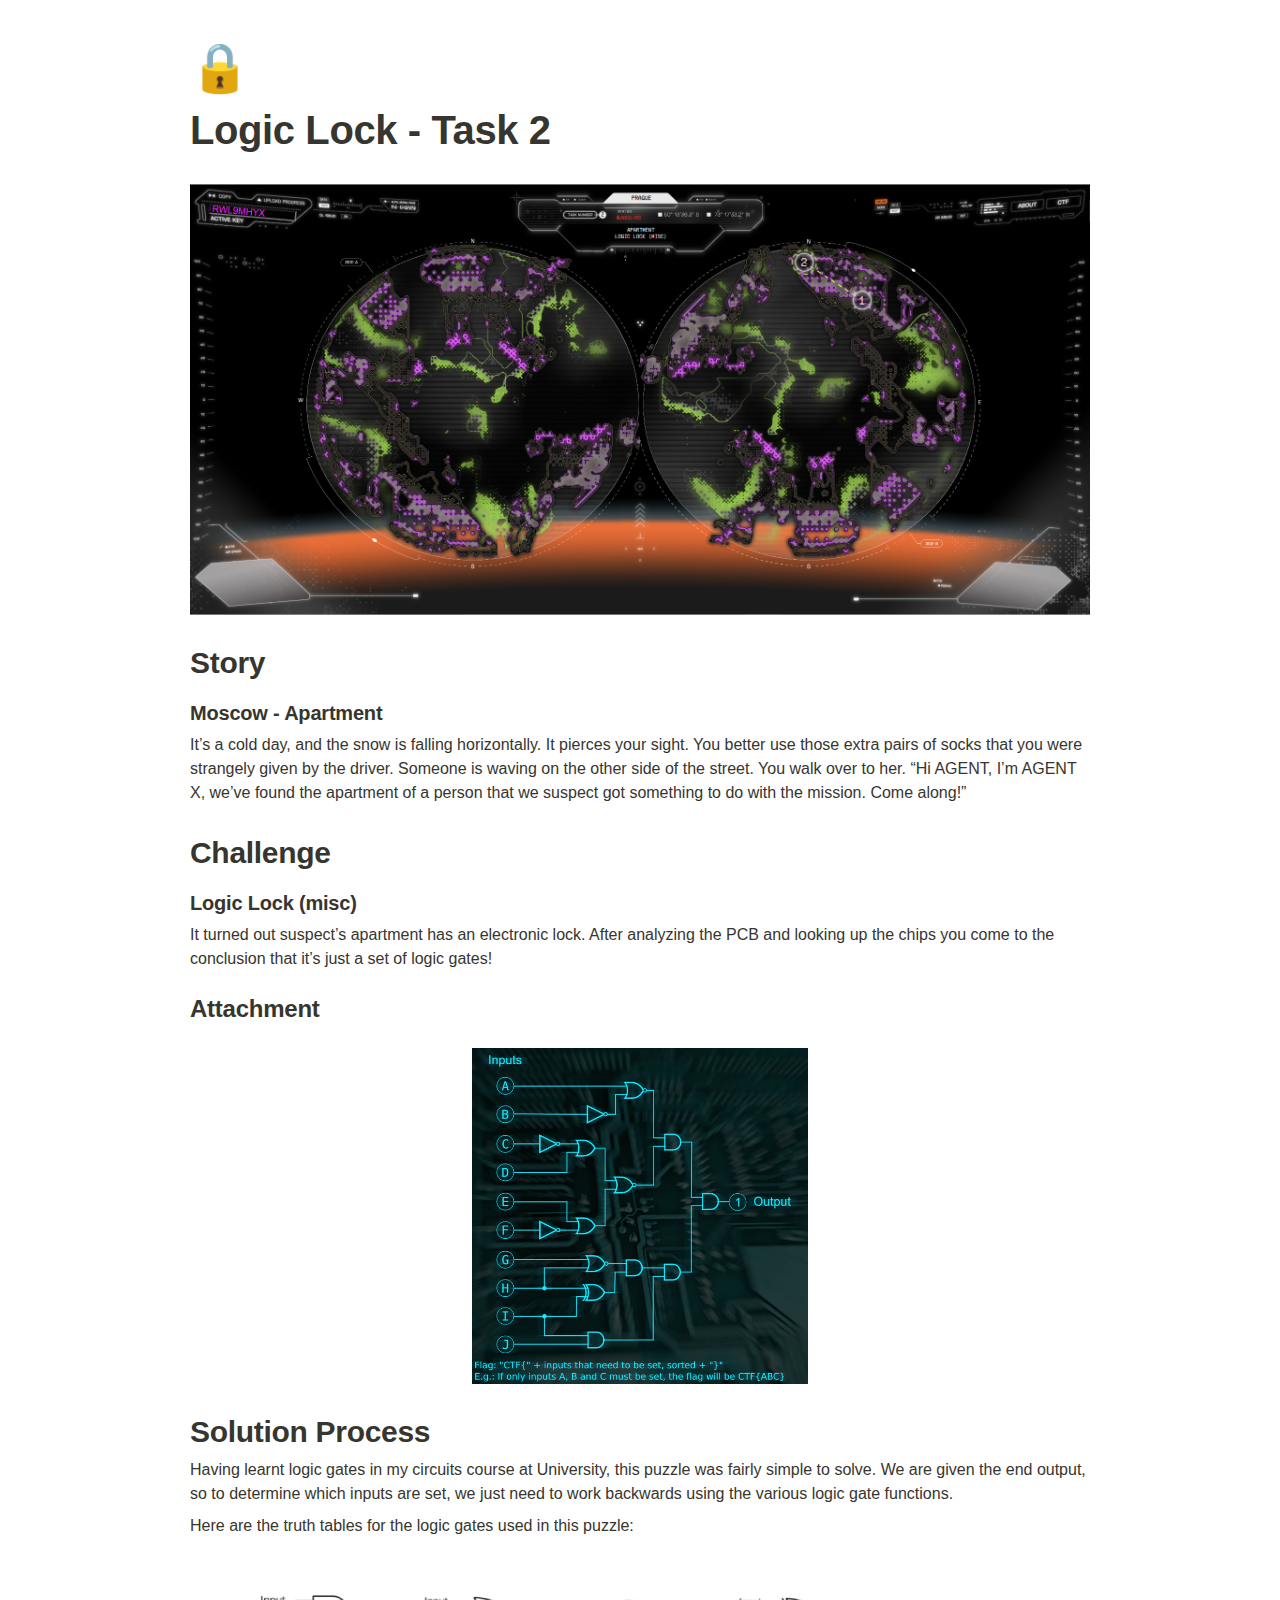
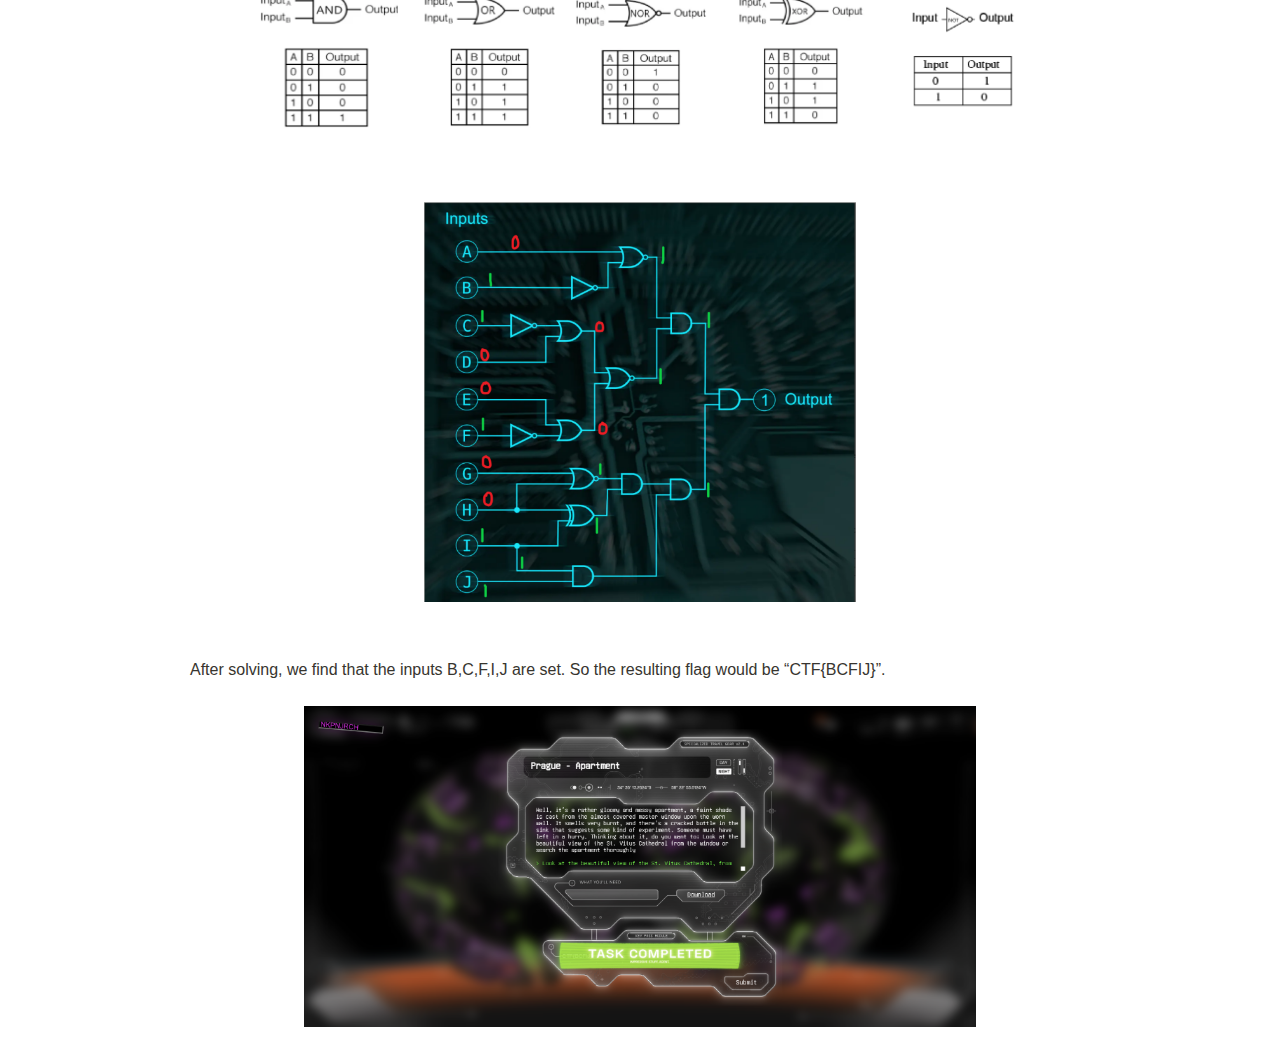
<file: Write_Ups/google-ctf/Logic Lock.html>
<html><head><meta http-equiv="Content-Type" content="text/html; charset=utf-8"/><title>Logic Lock - Task 2</title><style>
/* cspell:disable-file */
/* webkit printing magic: print all background colors */
html {
	-webkit-print-color-adjust: exact;
}
* {
	box-sizing: border-box;
	-webkit-print-color-adjust: exact;
}

html,
body {
	margin: 0;
	padding: 0;
}
@media only screen {
	body {
		margin: 2em auto;
		max-width: 900px;
		color: rgb(55, 53, 47);
	}
}

body {
	line-height: 1.5;
	white-space: pre-wrap;
}

a,
a.visited {
	color: inherit;
	text-decoration: underline;
}

.pdf-relative-link-path {
	font-size: 80%;
	color: #444;
}

h1,
h2,
h3 {
	letter-spacing: -0.01em;
	line-height: 1.2;
	font-weight: 600;
	margin-bottom: 0;
}

.page-title {
	font-size: 2.5rem;
	font-weight: 700;
	margin-top: 0;
	margin-bottom: 0.75em;
}

h1 {
	font-size: 1.875rem;
	margin-top: 1.875rem;
}

h2 {
	font-size: 1.5rem;
	margin-top: 1.5rem;
}

h3 {
	font-size: 1.25rem;
	margin-top: 1.25rem;
}

.source {
	border: 1px solid #ddd;
	border-radius: 3px;
	padding: 1.5em;
	word-break: break-all;
}

.callout {
	border-radius: 3px;
	padding: 1rem;
}

figure {
	margin: 1.25em 0;
	page-break-inside: avoid;
}

figcaption {
	opacity: 0.5;
	font-size: 85%;
	margin-top: 0.5em;
}

mark {
	background-color: transparent;
}

.indented {
	padding-left: 1.5em;
}

hr {
	background: transparent;
	display: block;
	width: 100%;
	height: 1px;
	visibility: visible;
	border: none;
	border-bottom: 1px solid rgba(55, 53, 47, 0.09);
}

img {
	max-width: 100%;
}

@media only print {
	img {
		max-height: 100vh;
		object-fit: contain;
	}
}

@page {
	margin: 1in;
}

.collection-content {
	font-size: 0.875rem;
}

.column-list {
	display: flex;
	justify-content: space-between;
}

.column {
	padding: 0 1em;
}

.column:first-child {
	padding-left: 0;
}

.column:last-child {
	padding-right: 0;
}

.table_of_contents-item {
	display: block;
	font-size: 0.875rem;
	line-height: 1.3;
	padding: 0.125rem;
}

.table_of_contents-indent-1 {
	margin-left: 1.5rem;
}

.table_of_contents-indent-2 {
	margin-left: 3rem;
}

.table_of_contents-indent-3 {
	margin-left: 4.5rem;
}

.table_of_contents-link {
	text-decoration: none;
	opacity: 0.7;
	border-bottom: 1px solid rgba(55, 53, 47, 0.18);
}

table,
th,
td {
	border: 1px solid rgba(55, 53, 47, 0.09);
	border-collapse: collapse;
}

table {
	border-left: none;
	border-right: none;
}

th,
td {
	font-weight: normal;
	padding: 0.25em 0.5em;
	line-height: 1.5;
	min-height: 1.5em;
	text-align: left;
}

th {
	color: rgba(55, 53, 47, 0.6);
}

ol,
ul {
	margin: 0;
	margin-block-start: 0.6em;
	margin-block-end: 0.6em;
}

li > ol:first-child,
li > ul:first-child {
	margin-block-start: 0.6em;
}

ul > li {
	list-style: disc;
}

ul.to-do-list {
	text-indent: -1.7em;
}

ul.to-do-list > li {
	list-style: none;
}

.to-do-children-checked {
	text-decoration: line-through;
	opacity: 0.375;
}

ul.toggle > li {
	list-style: none;
}

ul {
	padding-inline-start: 1.7em;
}

ul > li {
	padding-left: 0.1em;
}

ol {
	padding-inline-start: 1.6em;
}

ol > li {
	padding-left: 0.2em;
}

.mono ol {
	padding-inline-start: 2em;
}

.mono ol > li {
	text-indent: -0.4em;
}

.toggle {
	padding-inline-start: 0em;
	list-style-type: none;
}

/* Indent toggle children */
.toggle > li > details {
	padding-left: 1.7em;
}

.toggle > li > details > summary {
	margin-left: -1.1em;
}

.selected-value {
	display: inline-block;
	padding: 0 0.5em;
	background: rgba(206, 205, 202, 0.5);
	border-radius: 3px;
	margin-right: 0.5em;
	margin-top: 0.3em;
	margin-bottom: 0.3em;
	white-space: nowrap;
}

.collection-title {
	display: inline-block;
	margin-right: 1em;
}

.simple-table {
	margin-top: 1em;
	font-size: 0.875rem;
	empty-cells: show;
}
.simple-table td {
	height: 29px;
	min-width: 120px;
}

.simple-table th {
	height: 29px;
	min-width: 120px;
}

.simple-table-header-color {
	background: rgb(247, 246, 243);
	color: black;
}
.simple-table-header {
	font-weight: 500;
}

time {
	opacity: 0.5;
}

.icon {
	display: inline-block;
	max-width: 1.2em;
	max-height: 1.2em;
	text-decoration: none;
	vertical-align: text-bottom;
	margin-right: 0.5em;
}

img.icon {
	border-radius: 3px;
}

.user-icon {
	width: 1.5em;
	height: 1.5em;
	border-radius: 100%;
	margin-right: 0.5rem;
}

.user-icon-inner {
	font-size: 0.8em;
}

.text-icon {
	border: 1px solid #000;
	text-align: center;
}

.page-cover-image {
	display: block;
	object-fit: cover;
	width: 100%;
	max-height: 30vh;
}

.page-header-icon {
	font-size: 3rem;
	margin-bottom: 1rem;
}

.page-header-icon-with-cover {
	margin-top: -0.72em;
	margin-left: 0.07em;
}

.page-header-icon img {
	border-radius: 3px;
}

.link-to-page {
	margin: 1em 0;
	padding: 0;
	border: none;
	font-weight: 500;
}

p > .user {
	opacity: 0.5;
}

td > .user,
td > time {
	white-space: nowrap;
}

input[type="checkbox"] {
	transform: scale(1.5);
	margin-right: 0.6em;
	vertical-align: middle;
}

p {
	margin-top: 0.5em;
	margin-bottom: 0.5em;
}

.image {
	border: none;
	margin: 1.5em 0;
	padding: 0;
	border-radius: 0;
	text-align: center;
}

.code,
code {
	background: rgba(135, 131, 120, 0.15);
	border-radius: 3px;
	padding: 0.2em 0.4em;
	border-radius: 3px;
	font-size: 85%;
	tab-size: 2;
}

code {
	color: #eb5757;
}

.code {
	padding: 1.5em 1em;
}

.code-wrap {
	white-space: pre-wrap;
	word-break: break-all;
}

.code > code {
	background: none;
	padding: 0;
	font-size: 100%;
	color: inherit;
}

blockquote {
	font-size: 1.25em;
	margin: 1em 0;
	padding-left: 1em;
	border-left: 3px solid rgb(55, 53, 47);
}

.bookmark {
	text-decoration: none;
	max-height: 8em;
	padding: 0;
	display: flex;
	width: 100%;
	align-items: stretch;
}

.bookmark-title {
	font-size: 0.85em;
	overflow: hidden;
	text-overflow: ellipsis;
	height: 1.75em;
	white-space: nowrap;
}

.bookmark-text {
	display: flex;
	flex-direction: column;
}

.bookmark-info {
	flex: 4 1 180px;
	padding: 12px 14px 14px;
	display: flex;
	flex-direction: column;
	justify-content: space-between;
}

.bookmark-image {
	width: 33%;
	flex: 1 1 180px;
	display: block;
	position: relative;
	object-fit: cover;
	border-radius: 1px;
}

.bookmark-description {
	color: rgba(55, 53, 47, 0.6);
	font-size: 0.75em;
	overflow: hidden;
	max-height: 4.5em;
	word-break: break-word;
}

.bookmark-href {
	font-size: 0.75em;
	margin-top: 0.25em;
}
.goback{
  position: fixed;	
  left: 1rem;
  top: 5;
  opacity: .8;
  padding: 0;
  border-radius: .4rem;
  text-decoration: none;
  transition: .4s;
}

.goback__icon:hover{
	color: #9410e7;
}

.goback__icon{
  font-size: 2.5rem;
  color: #000;
  align-items: center;
}

.sans { font-family: ui-sans-serif, -apple-system, BlinkMacSystemFont, "Segoe UI", Helvetica, "Apple Color Emoji", Arial, sans-serif, "Segoe UI Emoji", "Segoe UI Symbol"; }
.code { font-family: "SFMono-Regular", Menlo, Consolas, "PT Mono", "Liberation Mono", Courier, monospace; }
.serif { font-family: Lyon-Text, Georgia, ui-serif, serif; }
.mono { font-family: iawriter-mono, Nitti, Menlo, Courier, monospace; }
.pdf .sans { font-family: Inter, ui-sans-serif, -apple-system, BlinkMacSystemFont, "Segoe UI", Helvetica, "Apple Color Emoji", Arial, sans-serif, "Segoe UI Emoji", "Segoe UI Symbol", 'Twemoji', 'Noto Color Emoji', 'Noto Sans CJK JP'; }
.pdf:lang(zh-CN) .sans { font-family: Inter, ui-sans-serif, -apple-system, BlinkMacSystemFont, "Segoe UI", Helvetica, "Apple Color Emoji", Arial, sans-serif, "Segoe UI Emoji", "Segoe UI Symbol", 'Twemoji', 'Noto Color Emoji', 'Noto Sans CJK SC'; }
.pdf:lang(zh-TW) .sans { font-family: Inter, ui-sans-serif, -apple-system, BlinkMacSystemFont, "Segoe UI", Helvetica, "Apple Color Emoji", Arial, sans-serif, "Segoe UI Emoji", "Segoe UI Symbol", 'Twemoji', 'Noto Color Emoji', 'Noto Sans CJK TC'; }
.pdf:lang(ko-KR) .sans { font-family: Inter, ui-sans-serif, -apple-system, BlinkMacSystemFont, "Segoe UI", Helvetica, "Apple Color Emoji", Arial, sans-serif, "Segoe UI Emoji", "Segoe UI Symbol", 'Twemoji', 'Noto Color Emoji', 'Noto Sans CJK KR'; }
.pdf .code { font-family: Source Code Pro, "SFMono-Regular", Menlo, Consolas, "PT Mono", "Liberation Mono", Courier, monospace, 'Twemoji', 'Noto Color Emoji', 'Noto Sans Mono CJK JP'; }
.pdf:lang(zh-CN) .code { font-family: Source Code Pro, "SFMono-Regular", Menlo, Consolas, "PT Mono", "Liberation Mono", Courier, monospace, 'Twemoji', 'Noto Color Emoji', 'Noto Sans Mono CJK SC'; }
.pdf:lang(zh-TW) .code { font-family: Source Code Pro, "SFMono-Regular", Menlo, Consolas, "PT Mono", "Liberation Mono", Courier, monospace, 'Twemoji', 'Noto Color Emoji', 'Noto Sans Mono CJK TC'; }
.pdf:lang(ko-KR) .code { font-family: Source Code Pro, "SFMono-Regular", Menlo, Consolas, "PT Mono", "Liberation Mono", Courier, monospace, 'Twemoji', 'Noto Color Emoji', 'Noto Sans Mono CJK KR'; }
.pdf .serif { font-family: PT Serif, Lyon-Text, Georgia, ui-serif, serif, 'Twemoji', 'Noto Color Emoji', 'Noto Serif CJK JP'; }
.pdf:lang(zh-CN) .serif { font-family: PT Serif, Lyon-Text, Georgia, ui-serif, serif, 'Twemoji', 'Noto Color Emoji', 'Noto Serif CJK SC'; }
.pdf:lang(zh-TW) .serif { font-family: PT Serif, Lyon-Text, Georgia, ui-serif, serif, 'Twemoji', 'Noto Color Emoji', 'Noto Serif CJK TC'; }
.pdf:lang(ko-KR) .serif { font-family: PT Serif, Lyon-Text, Georgia, ui-serif, serif, 'Twemoji', 'Noto Color Emoji', 'Noto Serif CJK KR'; }
.pdf .mono { font-family: PT Mono, iawriter-mono, Nitti, Menlo, Courier, monospace, 'Twemoji', 'Noto Color Emoji', 'Noto Sans Mono CJK JP'; }
.pdf:lang(zh-CN) .mono { font-family: PT Mono, iawriter-mono, Nitti, Menlo, Courier, monospace, 'Twemoji', 'Noto Color Emoji', 'Noto Sans Mono CJK SC'; }
.pdf:lang(zh-TW) .mono { font-family: PT Mono, iawriter-mono, Nitti, Menlo, Courier, monospace, 'Twemoji', 'Noto Color Emoji', 'Noto Sans Mono CJK TC'; }
.pdf:lang(ko-KR) .mono { font-family: PT Mono, iawriter-mono, Nitti, Menlo, Courier, monospace, 'Twemoji', 'Noto Color Emoji', 'Noto Sans Mono CJK KR'; }
.highlight-default {
	color: rgba(55, 53, 47, 1);
}
.highlight-gray {
	color: rgba(120, 119, 116, 1);
	fill: rgba(120, 119, 116, 1);
}
.highlight-brown {
	color: rgba(159, 107, 83, 1);
	fill: rgba(159, 107, 83, 1);
}
.highlight-orange {
	color: rgba(217, 115, 13, 1);
	fill: rgba(217, 115, 13, 1);
}
.highlight-yellow {
	color: rgba(203, 145, 47, 1);
	fill: rgba(203, 145, 47, 1);
}
.highlight-teal {
	color: rgba(68, 131, 97, 1);
	fill: rgba(68, 131, 97, 1);
}
.highlight-blue {
	color: rgba(51, 126, 169, 1);
	fill: rgba(51, 126, 169, 1);
}
.highlight-purple {
	color: rgba(144, 101, 176, 1);
	fill: rgba(144, 101, 176, 1);
}
.highlight-pink {
	color: rgba(193, 76, 138, 1);
	fill: rgba(193, 76, 138, 1);
}
.highlight-red {
	color: rgba(212, 76, 71, 1);
	fill: rgba(212, 76, 71, 1);
}
.highlight-gray_background {
	background: rgba(241, 241, 239, 1);
}
.highlight-brown_background {
	background: rgba(244, 238, 238, 1);
}
.highlight-orange_background {
	background: rgba(251, 236, 221, 1);
}
.highlight-yellow_background {
	background: rgba(251, 243, 219, 1);
}
.highlight-teal_background {
	background: rgba(237, 243, 236, 1);
}
.highlight-blue_background {
	background: rgba(231, 243, 248, 1);
}
.highlight-purple_background {
	background: rgba(244, 240, 247, 0.8);
}
.highlight-pink_background {
	background: rgba(249, 238, 243, 0.8);
}
.highlight-red_background {
	background: rgba(253, 235, 236, 1);
}
.block-color-default {
	color: inherit;
	fill: inherit;
}
.block-color-gray {
	color: rgba(120, 119, 116, 1);
	fill: rgba(120, 119, 116, 1);
}
.block-color-brown {
	color: rgba(159, 107, 83, 1);
	fill: rgba(159, 107, 83, 1);
}
.block-color-orange {
	color: rgba(217, 115, 13, 1);
	fill: rgba(217, 115, 13, 1);
}
.block-color-yellow {
	color: rgba(203, 145, 47, 1);
	fill: rgba(203, 145, 47, 1);
}
.block-color-teal {
	color: rgba(68, 131, 97, 1);
	fill: rgba(68, 131, 97, 1);
}
.block-color-blue {
	color: rgba(51, 126, 169, 1);
	fill: rgba(51, 126, 169, 1);
}
.block-color-purple {
	color: rgba(144, 101, 176, 1);
	fill: rgba(144, 101, 176, 1);
}
.block-color-pink {
	color: rgba(193, 76, 138, 1);
	fill: rgba(193, 76, 138, 1);
}
.block-color-red {
	color: rgba(212, 76, 71, 1);
	fill: rgba(212, 76, 71, 1);
}
.block-color-gray_background {
	background: rgba(241, 241, 239, 1);
}
.block-color-brown_background {
	background: rgba(244, 238, 238, 1);
}
.block-color-orange_background {
	background: rgba(251, 236, 221, 1);
}
.block-color-yellow_background {
	background: rgba(251, 243, 219, 1);
}
.block-color-teal_background {
	background: rgba(237, 243, 236, 1);
}
.block-color-blue_background {
	background: rgba(231, 243, 248, 1);
}
.block-color-purple_background {
	background: rgba(244, 240, 247, 0.8);
}
.block-color-pink_background {
	background: rgba(249, 238, 243, 0.8);
}
.block-color-red_background {
	background: rgba(253, 235, 236, 1);
}
.select-value-color-pink { background-color: rgba(245, 224, 233, 1); }
.select-value-color-purple { background-color: rgba(232, 222, 238, 1); }
.select-value-color-green { background-color: rgba(219, 237, 219, 1); }
.select-value-color-gray { background-color: rgba(227, 226, 224, 1); }
.select-value-color-opaquegray { background-color: rgba(255, 255, 255, 0.0375); }
.select-value-color-orange { background-color: rgba(250, 222, 201, 1); }
.select-value-color-brown { background-color: rgba(238, 224, 218, 1); }
.select-value-color-red { background-color: rgba(255, 226, 221, 1); }
.select-value-color-yellow { background-color: rgba(253, 236, 200, 1); }
.select-value-color-blue { background-color: rgba(211, 229, 239, 1); }

.checkbox {
	display: inline-flex;
	vertical-align: text-bottom;
	width: 16;
	height: 16;
	background-size: 16px;
	margin-left: 2px;
	margin-right: 5px;
}

.checkbox-on {
	background-image: url("data:image/svg+xml;charset=UTF-8,%3Csvg%20width%3D%2216%22%20height%3D%2216%22%20viewBox%3D%220%200%2016%2016%22%20fill%3D%22none%22%20xmlns%3D%22http%3A%2F%2Fwww.w3.org%2F2000%2Fsvg%22%3E%0A%3Crect%20width%3D%2216%22%20height%3D%2216%22%20fill%3D%22%2358A9D7%22%2F%3E%0A%3Cpath%20d%3D%22M6.71429%2012.2852L14%204.9995L12.7143%203.71436L6.71429%209.71378L3.28571%206.2831L2%207.57092L6.71429%2012.2852Z%22%20fill%3D%22white%22%2F%3E%0A%3C%2Fsvg%3E");
}

.checkbox-off {
	background-image: url("data:image/svg+xml;charset=UTF-8,%3Csvg%20width%3D%2216%22%20height%3D%2216%22%20viewBox%3D%220%200%2016%2016%22%20fill%3D%22none%22%20xmlns%3D%22http%3A%2F%2Fwww.w3.org%2F2000%2Fsvg%22%3E%0A%3Crect%20x%3D%220.75%22%20y%3D%220.75%22%20width%3D%2214.5%22%20height%3D%2214.5%22%20fill%3D%22white%22%20stroke%3D%22%2336352F%22%20stroke-width%3D%221.5%22%2F%3E%0A%3C%2Fsvg%3E");
}
	
</style></head><body><link rel="stylesheet" href="https://unicons.iconscout.com/release/v4.0.0/css/line.css"><article id="ae70bd9d-0b3e-46ad-920c-e0dbdc8afaeb" class="page sans"><header><div class="page-header-icon undefined"><span class="icon">🔒</span></div><h1 class="page-title">Logic Lock - Task 2</h1></header><div class="page-body"><figure id="c01afa47-cc17-4cf8-8f24-4bcbfd9416a1" class="image"><a href="Logic Lock-img/task2.png"><img style="width:1920px" src="Logic Lock-img/task2.png"/></a></figure><h1 id="40918f49-1700-4194-a752-386506e55b02" class="">Story </h1><h3 id="89703baf-cfd9-43f7-b742-d9de78642812" class="">Moscow - Apartment</h3><p id="23d5dd21-0c7b-4b4d-a127-37b7e1d87960" class="">It’s a cold day, and the snow is falling horizontally. It pierces your sight. You better use those extra pairs of socks that you were strangely given by the driver. Someone is waving on the other side of the street. You walk over to her. “Hi AGENT, I’m AGENT X, we’ve found the apartment of a person that we suspect got something to do with the mission. Come along!”</p><h1 id="1177e4cb-adb0-422d-b440-eecee02e9729" class="">Challenge</h1><h3 id="8ef323db-af6b-4371-8e88-244e8e7544ea" class="">Logic Lock (misc)</h3><p id="3fd30d46-a392-43f0-9db9-9776bb58a510" class="">It turned out suspect’s apartment has an electronic lock. After analyzing the PCB and looking up the chips you come to the conclusion that it’s just a set of logic gates!</p><h2 id="98849bf4-b512-45e9-8b83-75f7f85aba8e" class="">Attachment </h2><figure id="4616556e-358f-4f41-89b4-b19e1d5159d9" class="image"><a href="Logic Lock-img/file.png"><img style="width:336px" src="Logic Lock-img/file.png"/></a></figure><h1 id="de5f5dc4-4525-46fa-9946-a4fd9871345f" class="">Solution Process</h1><p id="b389d447-1d3c-4f4a-9bab-d80b73ff6cca" class="">Having learnt logic gates in my circuits course at University, this puzzle was fairly simple to solve. We are given the end output, so to determine which inputs are set, we just need to work backwards using the various logic gate functions. </p><p id="54c61ac7-9d5a-4a4b-b3cc-5c3e561660f8" class="">Here are the truth tables for the logic gates used in this puzzle:</p><p id="a7fcd5c9-b5f0-451b-a6f5-74bb97b4f707" class="">
</p><figure id="88c5693c-51cd-43b0-a19f-c677b45d7ffe" class="image"><a href="Logic Lock-img/gates.png"><img style="width:768px" src="Logic Lock-img/gates.png"/></a></figure><p id="73dd2c1a-30be-4196-81eb-02eb2c9e2124" class="">
</p><figure id="d5739dd6-bbca-423e-a8c6-683b96652e53" class="image"><a href="Logic Lock-img/solution.png"><img style="width:432px" src="Logic Lock-img/solution.png"/></a></figure><p id="8bdedc56-4c7e-415c-af74-ef66066f39c9" class="">
</p><p id="073c38d9-bb0c-4fd2-81ad-a42c7c2dde38" class="">After solving, we find that the inputs B,C,F,I,J are set. So the resulting flag would be “CTF{BCFIJ}”.</p><figure id="83e4e8bd-ea6c-4f7d-907e-b7423b12d217" class="image"><a href="Logic Lock-img/taskcompleted.png"><img style="width:672px" src="Logic Lock-img/taskcompleted.png"/></a></figure></div><a href="javascript:history.back()" class="goback" id="go-back">
	<i class="uil-arrow-left goback__icon"></i></article></body></html>
</file>
<file: assets/styles/root.css>
:root {

  /*colors*/

  --maximum-yellow-red_a10: hsla(41, 99%, 64%, 0.1);
  --maximum-yellow-red_a40: hsla(41, 99%, 64%, 0.4);
  --maximum-yellow-red: hsl(41, 99%, 64%);
  --orange-red_a20: hsla(19, 100%, 55%, 0.2);
  --eerie-black: hsl(210, 11%, 15%);
  --orange-red: hsl(19, 100%, 55%);
  --light-pink: hsl(0, 79%, 93%);
  --purple: hsl(248, 75%, 55%);
  --davys-gray: hsl(0, 0%, 33%);
  --white_a80: hsla(0, 0%, 100%, 0.8);
  --white_a75: hsla(0, 0%, 100%, 0.75);
  --white_a10: hsla(0, 0%, 100%, 0.1);
  --jet_a10: hsla(0, 0%, 22%, 0.1);
  --black: hsl(0, 0%, 0%);
  --white: hsl(0, 0%, 100%);
  --jet: hsl(0, 0%, 22%);

 /* Fonts */

  --ff-jost: 'Jost', sans-serif;

  --fs-45: 4.5rem;
  --fs-38: 3.8rem;
  --fs-32: 3.2rem;
  --fs-27: 2.7rem;
  --fs-26: 2.6rem;
  --fs-22: 2.2rem;
  --fs-20: 2rem;
  --fs-18: 1.8rem;
  --fs-17: 1.7rem;
  --fs-14: 1.4rem;
  --fs-12: 1.2rem;
  
  --fw-400: 400;
  --fw-500: 500;
  --fw-600: 600;

/* Spacing */
  --section-padding: 60px;

/* Shadow */
  --shadow: 0 2px 2px hsla(0, 0%, 22%, 0.08);

/* Border Radius */
  --radius-50: 50px;
  --radius-pill: 100px;
  --radius-circle: 50%;

/* Transition */
  --transition-1: 0.25s ease;
  --transition-2: 0.5s ease;
  --cubic-out: cubic-bezier(0.05, 0.83, 0.52, 0.97);
}


/*-----------------------------------*\
  #RESET
\*-----------------------------------*/

*,
*::before,
*::after {
  margin: 0;
  padding: 0;
  box-sizing: border-box;
}

li { list-style: none; }

a,
img,
span,
label,
button,
ion-icon { display: block; }

a {
  color: inherit;
  text-decoration: none;
}

img { height: auto; }

input,
button,
textarea {
  background: none;
  border: none;
  font: inherit;
}

button { cursor: pointer; }

input,
textarea { width: 100%; }

ion-icon { pointer-events: none; }

address { font-style: normal; }

html {
  font-family: var(--ff-jost);
  font-size: 10px;
  scroll-behavior: smooth;
}

body {
  background-color: var(--white);
  color: var(--davys-gray);
  font-size: 1.6rem;
  line-height: 1.5;
  overflow: auto;
}

body.loaded { overflow: visible; }

:focus-visible { outline-offset: 4px; }

::-webkit-scrollbar { width: 10px; }

::-webkit-scrollbar-track { background-color: hsl(0, 0%, 98%); }

::-webkit-scrollbar-thumb { background-color: hsl(0, 0%, 80%); }

::-webkit-scrollbar-thumb:hover { background-color: hsl(0, 0%, 70%); }

/* Typography */

.headline-lg { font-size: var(--fs-45); }

.headline-md { font-size: var(--fs-38); }

.headline-sm { font-size: var(--fs-32); }

.title-lg { font-size: var(--fs-27); }

.title-md { font-size: var(--fs-26); }

.title-sm { font-size: var(--fs-22); }

.body-lg { font-size: var(--fs-20); }

.body-md { font-size: var(--fs-18); }

.body-sm { font-size: var(--fs-17); }

.label-lg { font-size: var(--fs-14); }

.label-md { font-size: var(--fs-12); }

/* Font size */

.headline-lg,
.headline-md,
.headline-sm,
.title-lg,
.title-md,
.title-sm,
.label-lg {
  color: var(--jet);
  font-weight: var(--fw-600);
  line-height: 1.2;
}

.body-lg { font-weight: var(--fw-500); }


/* resuable */
.container { padding-inline: 16px; }

.section { padding-block: var(--section-padding); }

.w-100 { width: 100%;order: 1px;justify-self: center; }
.w-90 { width: 100%;height:auto; display:block; }

.section-title {
  margin-block-end: 30px;
  text-transform: uppercase;
  letter-spacing: 3px;
}

.text-center { text-align: center; }

.img-cover {
  width: 100%;
  height: 100%;
  object-fit: cover;
}

.has-bg-image {
  background-repeat: no-repeat;
  background-size: cover;
  background-position: center;
}

.img-holder {
  aspect-ratio: var(--width) / var(--height);
  background-color: var(--light-gray);
  overflow: hidden;
}

/* Header */

.header .btn { display: none; }

.header {
  position: fixed;
  top: 0;
  left: 0;
  width: 100%;
  background-color: var(--white);
  padding-block: 16px;
  z-index: 4;
  transition: var(--transition-1);
}

.header.active { box-shadow: var(--shadow); }

.header .container {
  display: flex;
  justify-content: space-between;
  align-items: center;
}

.nav-toggle-btn{
  color: var(--jet);
  font-size: 3.8rem;
}

.navbar {
  position: absolute;
  top: 100%;
  left: 0;
  width: 100%;
  background-color: var(--white);
  border-block: 2px solid var(--jet);
  transition: 0.25s var(--cubic-out);
  transition-delay: 0.15s;
  transform: scaleY(0);
  transform-origin: top;
  visibility: hidden;
}

.navbar.active {
  transform: scaleY(1);
  visibility: visible;
  transition-duration: 0.5s;
  transition-delay: 0s;
}

.navbar > * {
  opacity: 0;
  transition: var(--transition-1);
}

.navbar.active > * {
  opacity: 1;
  transition-delay: 0.4s;
}

.navbar-item:not(:last-child) { border-block-end: 1px solid var(--jet_a10); }

.navbar-link {
  text-transform: uppercase;
  letter-spacing: 3px;
  padding: 16px 15px;
  transition: var(--transition-1);
}

.navbar-link:is(:hover, :focus-visible, .active) { color: var(--purple); }

/* Footer */

.footer {
  background-color: var(--jet);
  color: var(--white_a75);
  border-block-start: 1px solid var(--white_a10);
  padding-block: 18px;
}


/* Media Queries */

/**
 * responsive for large than 575px screen
 */

@media (min-width: 575px) {

  .title-lg { --fs-27: 3.5rem; }

}

/**
 * responsive for large than 768px screen
 */

@media (min-width: 768px) {

  /**
   * TYPOGRAPHY
   */

  .headline-lg { --fs-45: 6rem; }

  .headline-md { --fs-38: 4.5rem; }

  .title-md { --fs-26: 3.2rem; }



  /**
   * REUSED STYLE
   */

  .section { --section-padding: 100px; }

  .section-title { margin-block-end: 40px; }



  /**
   * FOOTER
   */

  .footer { padding-block: 25px; }

  .footer .container {
    display: flex;
    justify-content: space-between;
    align-items: center;
  }

}
@media (max-width: 575px) {

  .title-lg { --fs-27: 3.5rem; }
  .headline-lg {
  --fs-45: 5rem;
  padding-bottom: 3rem;
}
}

/**
 * responsive for large than 992px screen
 */

@media (min-width: 992px) {
  
  /**
   * TYPOGRAPHY
   */

  .headline-md { --fs-38: 5rem; }

  .title-lg { --fs-27: 4rem; }

  .title-sm { --fs-22: 2.4rem; }



  /**
   * REUSED STYLE
   */

  .section-title { margin-block-end: 60px; }


  /**
   * HEADER
   */

  .nav-toggle-btn { display: none; }

  .navbar,
  .navbar.active,
  .navbar > * {
    all: unset;
    display: block;
  }

  .navbar-list { display: flex; }

  .navbar-item:not(:last-child) { border-block-end: none; }

  .navbar-link { position: relative; }

  .navbar-link::after {
    content: "";
    position: absolute;
    bottom: 5px;
    left: 50%;
    transform: translateX(-50%) scaleX(0);
    transform-origin: right;
    width: 80%;
    height: 2px;
    background-color: var(--purple);
    transition: transform var(--transition-1);
  }

  .navbar-link:is(:hover, :focus-visible, .active)::after {
    transform: translateX(-50%) scaleX(1);
    transform-origin: left;
  }

  .header .btn { display: block; }

}


/**
 * responsive for large than 1200px screen
 */

@media (min-width: 1200px) {

  /* Typography */

  .headline-lg { --fs-45: 7rem; }

  

/* Reusable style */

  .container {
    max-width: 1240px;
    width: 100%;
    margin-inline: auto;
  }

}
</file>
<file: assets/styles/main.css>
/*Header CSS*/
.header { background-color: transparent !important; }
.header.active { background-color: var(--white) !important; }

.about {
  position: relative;
  background-color: var(--maximum-yellow-red_a10);
  padding-block-start: calc(var(--section-padding) + 60px);
  text-align: center;
  overflow: auto;
}

.about::after {
  content: "";
  position: absolute;
  top: 0;
  left: 10%;
  bottom: 70%;
  right: -75%;
  background-color: var(--maximum-yellow-red_a40);
  transform: rotate(-45deg);
  border-radius: var(--radius-50);
  z-index: -1;
}

.about .container {
  display: grid;
  gap: 70px;
}

.about-subtitle {
  color: var(--jet);
  text-transform: uppercase;
  font-weight: var(--fw-600);
  letter-spacing: 3px;
  margin-block-end: 20px;
}
@media (max-width: 575px) {

  .about-subtitle {
  padding-top: 5rem;
}
}

.about-text { margin-block: 25px; }

.about .btn { margin-inline: auto; }

.about-banner {
  max-width: max-content;
  margin-inline: auto;
}

.slider {
  display: flex;
  align-items: center;
  gap: 30px;
  overflow-x: auto;
  scroll-snap-type: inline mandatory;
}


.slider-item { scroll-snap-align: start; } 
@media (min-width: 768px) {

/* About css */

  .about-text { --fs-18: 2rem; }

  .about::after {
    top: -20%;
    bottom: 50%;
    left: 48%;
    right: -15%;
  }

}

@media (min-width: 575px) {

  .description-banner
   {
    max-width: max-content;
    margin-inline: auto;
  }
}

/**
 * responsive for large than 992px screen
 */

@media (min-width: 992px) {

/* Description and about css */

  :is( .about) .container {
    grid-template-columns: 1fr 1fr;
    align-items: center;
  }
  
/* About */

  .about { text-align: left; }

  .about .btn { margin-inline: 0; }


}

/* Description */
.description .container {
  display: flex;
  gap: 50px;
}

.description .section-text { margin-block: 25px 16px; }

.description .wrapper {
  margin-block-start: 25px;
  display: flex;
  flex-wrap: wrap;
  align-items: center;
  gap: 15px 25px;
}

.btn {
  background-color: var(--purple);
  font-size: var(--fs-14);
  font-weight: var(--fw-500);
  text-transform: uppercase;
  max-width: max-content;
  letter-spacing: 2px;
  padding: 10px 22px;
  box-shadow: 6px 6px 0 -1px var(--shadow-color, var(--jet));
  transition: var(--transition-1);
}

.btn:is(:hover, :focus-visible) {
  background-color: var(--hover-bg, var(--jet));
  box-shadow: 5px 5px 0 -2px var(--hover-shadow-color, var(--purple));
}

.btn-primary,
.btn-secondary { color: var(--white); }

.btn-secondary {
  background-color: var(--jet);
  --shadow-color: var(--purple);
  --hover-bg: var(--purple);
  --hover-shadow-color: var(--jet);
}

.btn-tertiary {
  color: var(--jet);
  background-color: var(--maximum-yellow-red);
  --shadow-color: var(--orange-red);
  --hover-bg: var(--orange-red);
  --hover-shadow-color: var(--maximum-yellow-red);
}

.btn-tertiary:is(:hover, :focus-visible) { color: var(--white); }
</file>
<file: assets/styles/pages/labs.css>
/* Labs and Learning Page css */
@import url('../components/card.css');
.labs {
  background-color: var(--maximum-yellow-red_a10);
  padding-block-start: calc(var(--section-padding) + 60px);
}

.labs-list {
  display: grid;
  grid-template-columns: repeat(3,1fr);
  gap: 32px;
  max-width:1200px;
  justify-items: center;
}
@media (max-width: 900px) {
  .labs-list {
    grid-template-columns: repeat(2, 1fr);
  }
}

/* Small screens: 1 card per row */
@media (max-width: 600px) {
  .labs-list {
    grid-template-columns: repeat(1,1fr);
  }
}

.card-badge {
  position: absolute;
  top: 12px;
  left: 12px;
  background-color: #f9c6d1; /* soft pink */
  color: #000;
  font-size: 1rem;
  font-weight: 600;
  padding: 4px 10px;
  border-radius: 999px; /* pill shape */
  line-height: 1;
  z-index: 2;
  box-shadow: 1px 1px 4px rgba(0,0,0,0.1);
}
.card-content {
  flex-grow: 1;
  display: flex;
  flex-direction: column;
  justify-content: space-between;
  width: 100%;
  padding: 0 16px;
}

.card-text-wrapper p {
  display: -webkit-box;
  -webkit-box-orient: vertical;
  -webkit-line-clamp: 3;
  line-clamp: 3;
  overflow: hidden;
  margin-top: 10px;
}
.card-img {
  width: 100%;
  height: 100%;
  object-fit: cover;
  display: block;
}

.card-content .btn {
  margin-top: auto;
  align-self: center; /* Optional: to center horizontally */
}
</file>
<file: assets/styles/components/card.css>
.card {
  box-shadow: 0 0 0 var(--jet);
  display: flex;
  transition: var(--transition-1);
}

.card-md:is(:hover, :focus-within) { box-shadow: 5px 5px 0 var(--jet); }

:is(.card-lg, .card-sm):is(:hover, :focus-within) {
  box-shadow: 3px 3px 0 var(--jet);
}

.card,
.card-media { border: 2px solid var(--jet); }

.card-lg { padding: 25px; }

.card-md { padding: 30px; }

 .card-sm {
  width: 100%;
  max-width: 320px;       /* Controls how wide each card gets */
  box-sizing: border-box;
  padding: 0px;
  display: flex;
  flex-direction: column;
  align-items: center;
  text-align: center;
  gap: 12px;
  height: 270px;
  width: 600px;
  overflow:hidden;
  position: relative;
}

.card-lg,
.card-md {
  align-items: flex-start;
  flex-direction: column;
  gap: 20px;
}

.card-lg .card-media {
  width: 100px;
  height: 100px;
}

.card-md .card-media {
  width: 70px;
  height: 70px;
}

.card-sm .card-media {
  width: 60px;
  height: 60px;
}

.card-media {
  background-color: var(--white);
  color: var(--jet);
  display: grid;
  place-items: center;
  flex-shrink: 0;
  overflow:hidden;
}
/**
 * RESPONSIVE CONTAINER QUERY
 */

.card-container { container-type: inline-size; }

@container (min-width: 500px) {
  .card-lg,
  .card-md { flex-direction: row; }
}



/**
 * RESPONSIVE MEDIA QUERY
 */

@media (min-width: 768px) {

  .card-lg { padding: 35px; }

  .card-md { padding: 40px; }

  .card-sm { padding: 15px; }

}

/* Fullscreen overlay */
.popup-overlay {
  position: fixed;
  top: 0;
  left: 0;
  width: 100vw;
  height: 100vh;
  background-color: rgba(0, 0, 0, 0.5); /* semi-transparent background */
  display: none;
  justify-content: center;
  align-items: center;
  z-index: 999;
  padding: 20px;
}

/* Modal card */
.contact-card {
  background-color: var(--white);
  border: 2px solid var(--jet);
  border-radius: 12px;
  padding: 20px 10px;
  max-width: 400px;
  width: 100%;
  box-shadow: 0 10px 30px rgba(0, 0, 0, 0.2);
  position: relative;
  text-align: center;

  display: flex;
  flex-direction: column;
  align-items: center;   /* 👈 centers child elements horizontally */
}
/* Close button */
.close-btn {
  position: absolute;
  top: 10px;
  right: 15px;
  background: none;
  border: none;
  font-size: 1.8rem;
  cursor: pointer;
}

.social-links {
  display: flex;
  justify-content: center;
  align-items: center;
  gap: 40px;
  margin-top: 20px;
}

/* Make icons bigger and centered */
.social-links i {
  font-size: 3.5rem; /* increase size */
  color: var(--jet);
  transition: color 0.3s ease;
}

.social-links i:hover {
  color: var(--orange-red);
}
</file>
<file: assets/styles/pages/projects.css>
/* Projects css */


.projects {
  background-color: var(--maximum-yellow-red_a10);
  padding-block-start: calc(var(--section-padding) + 60px);
}

.projects-list,
.projects-card { display: grid; }

.projects-list { gap: 50px; }

.projects-card { gap: 25px; }

.projects-card .card-banner {
  position: relative;
  border: 2px solid var(--jet);
  box-shadow: 0 0 0 var(--jet);
  transition: var(--transition-1);
}

.projects-card .card-banner:is(:hover, :focus-within) {
  box-shadow: 3px 3px 0 var(--jet);
}

.projects-card .btn-icon {
  position: absolute;
  top: 15px;
  left: 0;
  background-color: var(--white);
  color: var(--jet);
  font-size: 2rem;
  padding: 8px;
  border: 2px solid var(--jet);
  opacity: 0;
  transition: var(--transition-1);
  will-change: transform;
}

.projects-card .card-banner:is(:hover, :focus-within) .btn-icon {
  transform: translateX(15px);
  opacity: 1;
}

.projects-card .chip {
  background-color: var(--orange-red_a20);
  max-width: max-content;
  color: var(--jet);
  font-weight: var(--fw-500);
  text-transform: uppercase;
  letter-spacing: 3px;
  padding: 6px 20px;
  border-radius: var(--radius-pill);
  margin-block-end: 18px;
}

.projects-card .card-text { margin-block: 10px 25px; }

/*-----------------------------------*\
  #MEDIA QUERIES
\*-----------------------------------*/

/**
 * responsive for large than 768px screen
 */

@media (min-width: 768px) {

  .projects-card {
    grid-template-columns: 1fr 1fr;
    align-items: center;
  }

  .projects-list > li:nth-child(2n) .card-banner { order: 1; }

  .projects-card > * {
    width: 80%;
    margin-inline: auto;
  }

  .projects-card .card-text { margin-block-start: 20px; }

}
</file>
<file: assets/styles/pages/work.css>
/* Work Page css */

@import url('../components/card.css');



.work { padding-block-start: calc(var(--section-padding) + 60px); }

.work-list {
  display: grid;
  gap: 25px;
}

.card-title { margin-block-end: 10px; }

.card ion-icon { font-size: 3.2rem; }

.card .body-sm { color: var(--jet); }


.card-media {
  width: 40px;
  height: 40px;
  margin-bottom: 1rem;
}

.card-img {
  width: 100%;
  height: 100%;
  object-fit: contain; /* or 'cover' if you want to fill the area */
  display: block;
}


/*-----------------------------------*\
  #MEDIA QUERIES
\*-----------------------------------*/

/**
 * responsive for large than 768px screen
 */

@media (min-width: 768px) {

  .service-list { grid-template-columns: 1fr 1fr; }

}
</file>
<file: assets/styles/pages/writeups.css>
/* Reset & base */
* {
  box-sizing: border-box;
  margin: 0;
  padding: 0;
}

body, html {
  font-family: 'Segoe UI', Tahoma, Geneva, Verdana, sans-serif;
  background: white;
  color: #222;
  line-height: 1.6;
  padding: 2rem 1rem;
  min-height: 100vh;
  text-align: left;
}

/* Container to center content and limit max width */
.container {
  max-width: 900px;
  margin: 0 auto;
  padding: 0 1rem;
}

/* Title style */
#hydroharvest h1 {
  font-size: 3.5rem;
  font-weight: 700;
  text-align: center;
  margin-bottom: 1rem;
  padding-bottom: 0.3rem;
  border-bottom: 4px solid #4da4cd;
  color:#2a5671 ;
}

/* Headings */
#hydroharvest h2 {
  position: relative;
  padding-left: 1rem;  
  margin-bottom: 1rem;
  margin-top: 1.5rem;
  font-size: 2rem;
  color: #2a5671 ;
}

/* Vertical line on the left side of each h2 */
#hydroharvest h2::before {
  content: "";
  position: absolute;
  left: 0;
  top: 0;
  height: 100%;
  width: 4px;
  background-color: #4da4cd; 
  border-radius: 2px;
}

/* Bubbles behind each section */
#hydroharvest .outlined {
  border: 2px solid var(--accent-color);
  border-radius: 10px;
  padding: 20px;
  background-color: #f1f7fc;
  margin-top: 10px;
  box-shadow: 0 2px 6px rgba(0, 0, 0, 0.05);
}

 .outlined ul {
  list-style-type: disc;       
  list-style-position: inside; 
  padding-left: 1rem;         
  margin: 0;

}

.outlined li {
  position: relative;
  margin-bottom: 0.5rem;
  font-size: inherit;
}


/* Paragraph and list text color */
p, li {
  color: #000;
}

.image-slider {
  display: flex;
  overflow-x: auto; 
  gap: 16px; 
  padding: 10px;
  scroll-behavior: smooth; 
  scrollbar-width: thin;     
  scrollbar-color: #4da4cd transparent; 
}

.slide {
  flex: 0 0 300px;
  box-sizing: border-box;
  border: 1px solid #ccc;
  border-radius: 8px;
  padding: 8px;
  background: #ffffff;
  text-align: center;
}

.slide img {
  width: 100%;
  height: 200px; 
  object-fit: cover; 
  border-radius: 4px;
}

.slide-caption {
  margin-top: 8px;
  font-size: 16px;
  color: #555;
}

/*SocketChat CSS */
#socketchat figure {
  margin: 20px auto;
  max-width: 600px;
  text-align: center;
}

#socketchat img {
  width: 100%;
  border-radius: 8px;
  box-shadow: 0 2px 10px rgba(0,0,0,0.1);
}

#socketchat figcaption {
  font-size: 14px;
  color: #282828;
  margin-top: 8px;
}
#socketchat code {
  background: #e9f3fa;
  padding: 2px 5px;
  border-radius: 4px;
  font-size: 0.95em;
}

/* Title style */
#socketchat h1 {
  font-size: 3.5rem;
  font-weight: 700;
  text-align: center;
  margin-bottom: 1rem;
  padding-bottom: 0.3rem;
  border-bottom: 4px solid #5cbf7a ;
  color:#3e8f59;
}

/* Headings */
#socketchat h2 {
  position: relative;
  padding-left: 1rem; 
  margin-bottom: 1rem;
  margin-top: 1.5rem;
  font-size: 2rem;
  color: #3e8f59 ;
}

/* Vertical line on the left side of each h2 */
#socketchat h2::before {
  content: "";
  position: absolute;
  left: 0;
  top: 0;
  height: 100%;
  width: 4px;
  background-color: #5cbf7a;  
  border-radius: 2px;
}
#socketchat .outlined {
  border: 2px solid var(--accent-color);
  border-radius: 10px;
  padding: 20px;
  background-color: #eaf9f4;;
  margin-top: 10px;
  box-shadow: 0 2px 6px rgba(0, 0, 0, 0.05);
}
/* Table Styling */
#socketchat table {
  width: 100%;
  border-collapse: collapse;
  margin-top: 20px;
  font-size: 15px;
}

#socketchat th,
#socketchat td {
  border: 1px solid #bcd9e6; 
  padding: 10px;
  text-align: left;
}

#socketchat th {
  background-color: var(--accent-color);
  color: rgb(1, 11, 23);
}

#socketchat tr:nth-child(even) {
  background-color: #f0f8fc;
}

/* CCTV */
#cctv h1 {
  font-size: 3.5rem;
  font-weight: 700;
  text-align: center;
  margin-bottom: 1rem;
  padding-bottom: 0.3rem;
  border-bottom: 4px solid #febf49  ;
  color:#c97016  ;
}

/* Headings */
#cctv h2 {
  position: relative;
  padding-left: 1rem; 
  margin-bottom: 1rem;
  margin-top: 1.5rem;
  font-size: 2rem;
  color: #c97016 ;
}

/* Vertical line on the left side of each h2 */
#cctv h2::before {
  content: "";
  position: absolute;
  left: 0;
  top: 0;
  height: 100%;
  width: 4px;
  background-color: #febf49;  
  border-radius: 2px;
}
#cctv .outlined {
  border: 2px solid var(--accent-color);
  border-radius: 10px;
  padding: 20px;
  background-color: #faf0e5;;
  margin-top: 10px;
  box-shadow: 0 2px 6px rgba(0, 0, 0, 0.05);
}

#cctv code {
  background: #e9f3fa;
  padding: 2px 5px;
  border-radius: 4px;
  font-size: 0.95em;

}

#cctv code-block {
  display: block;
  background-color: #fdf8f5;           /* soft orange background */
  color: #2a2a2a;
  font-family: 'Courier New', monospace;
  font-size: 15px;
  padding: 14px 20px;
  border-radius: 10px;
  margin: 24px auto;
  max-width: 700px;
  white-space: pre-wrap;
  box-shadow: 0 2px 6px rgba(0, 0, 0, 0.08);
  overflow-x: auto;
}
#cctv figure {
  margin: 20px auto;
  max-width: 600px;
  text-align: center;
}

#cctv img {
  width: 100%;
  border-radius: 8px;
  box-shadow: 0 2px 10px rgba(0,0,0,0.1);
}


/* CCTV */
#logiclock h1 {
  font-size: 3.5rem;
  font-weight: 700;
  text-align: center;
  margin-bottom: 1rem;
  padding-bottom: 0.3rem;
  border-bottom: 4px solid #febf49  ;
  color:#c97016  ;
}

/* Headings */
#logiclock h2 {
  position: relative;
  padding-left: 1rem; 
  margin-bottom: 1rem;
  margin-top: 1.5rem;
  font-size: 2rem;
  color: #c97016 ;
}

/* Vertical line on the left side of each h2 */
#logiclock h2::before {
  content: "";
  position: absolute;
  left: 0;
  top: 0;
  height: 100%;
  width: 4px;
  background-color: #febf49;  
  border-radius: 2px;
}
#logiclock .outlined {
  border: 2px solid var(--accent-color);
  border-radius: 10px;
  padding: 20px;
  background-color: #faf0e5;;
  margin-top: 10px;
  box-shadow: 0 2px 6px rgba(0, 0, 0, 0.05);
}

#logiclock figure {
  margin: 20px auto;
  max-width: 600px;
  text-align: center;
}

#logiclock img {
  width: 100%;
  border-radius: 8px;
  box-shadow: 0 2px 10px rgba(0,0,0,0.1);
}
/* High Speed Chase */
#highspeedchase h1 {
  font-size: 3.5rem;
  font-weight: 700;
  text-align: center;
  margin-bottom: 1rem;
  padding-bottom: 0.3rem;
  border-bottom: 4px solid #febf49  ;
  color:#c97016  ;
}

/* Headings */
#highspeedchase h2 {
  position: relative;
  padding-left: 1rem; 
  margin-bottom: 1rem;
  margin-top: 1.5rem;
  font-size: 2rem;
  color: #c97016 ;
}

/* Vertical line on the left side of each h2 */
#highspeedchase h2::before {
  content: "";
  position: absolute;
  left: 0;
  top: 0;
  height: 100%;
  width: 4px;
  background-color: #febf49;  
  border-radius: 2px;
}
#highspeedchase .outlined {
  border: 2px solid var(--accent-color);
  border-radius: 10px;
  padding: 20px;
  background-color: #faf0e5;;
  margin-top: 10px;
  box-shadow: 0 2px 6px rgba(0, 0, 0, 0.05);
}

#highspeedchase code-block {
  display: block;
  background-color: #fdf8f5;           /* soft orange background */
  color: #2a2a2a;
  font-family: 'Courier New', monospace;
  font-size: 15px;
  padding: 14px 20px;
  border-radius: 10px;
  margin: 24px auto;
  max-width: 700px;
  white-space: pre-wrap;
  box-shadow: 0 2px 6px rgba(0, 0, 0, 0.08);
  overflow-x: auto;
}
#highspeedchase figure {
  margin: 20px auto;
  max-width: 600px;
  text-align: center;
}

#highspeedchase img {
  width: 100%;
  border-radius: 8px;
  box-shadow: 0 2px 10px rgba(0,0,0,0.1);
}

/* High Speed Chase */
#electronicslab h1 {
  font-size: 3.5rem;
  font-weight: 700;
  text-align: center;
  margin-bottom: 1rem;
  padding-bottom: 0.3rem;
  border-bottom: 4px solid #febf49  ;
  color:#c97016  ;
}

/* Headings */
#electronicslab h2 {
  position: relative;
  padding-left: 1rem; 
  margin-bottom: 1rem;
  margin-top: 1.5rem;
  font-size: 2rem;
  color: #c97016 ;
}

/* Vertical line on the left side of each h2 */
#electronicslab h2::before {
  content: "";
  position: absolute;
  left: 0;
  top: 0;
  height: 100%;
  width: 4px;
  background-color: #febf49;  
  border-radius: 2px;
}
#electronicslab .outlined {
  border: 2px solid var(--accent-color);
  border-radius: 10px;
  padding: 20px;
  background-color: #faf0e5;;
  margin-top: 10px;
  box-shadow: 0 2px 6px rgba(0, 0, 0, 0.05);
}

#electronicslab code-block {
  display: block;
  background-color: #fdf8f5;           /* soft orange background */
  color: #2a2a2a;
  font-family: 'Courier New', monospace;
  font-size: 15px;
  padding: 14px 20px;
  border-radius: 10px;
  margin: 24px auto;
  max-width: 700px;
  white-space: pre-wrap;
  box-shadow: 0 2px 6px rgba(0, 0, 0, 0.08);
  overflow-x: auto;
}
#electronicslab figure {
  margin: 20px auto;
  max-width: 600px;
  text-align: center;
}

#electronicslab img {
  width: 100%;
  border-radius: 8px;
  box-shadow: 0 2px 10px rgba(0,0,0,0.1);
}
#electronicslab code {
  background: #e9f3fa;
  padding: 2px 5px;
  border-radius: 4px;
  font-size: 0.95em;
}
</file>
